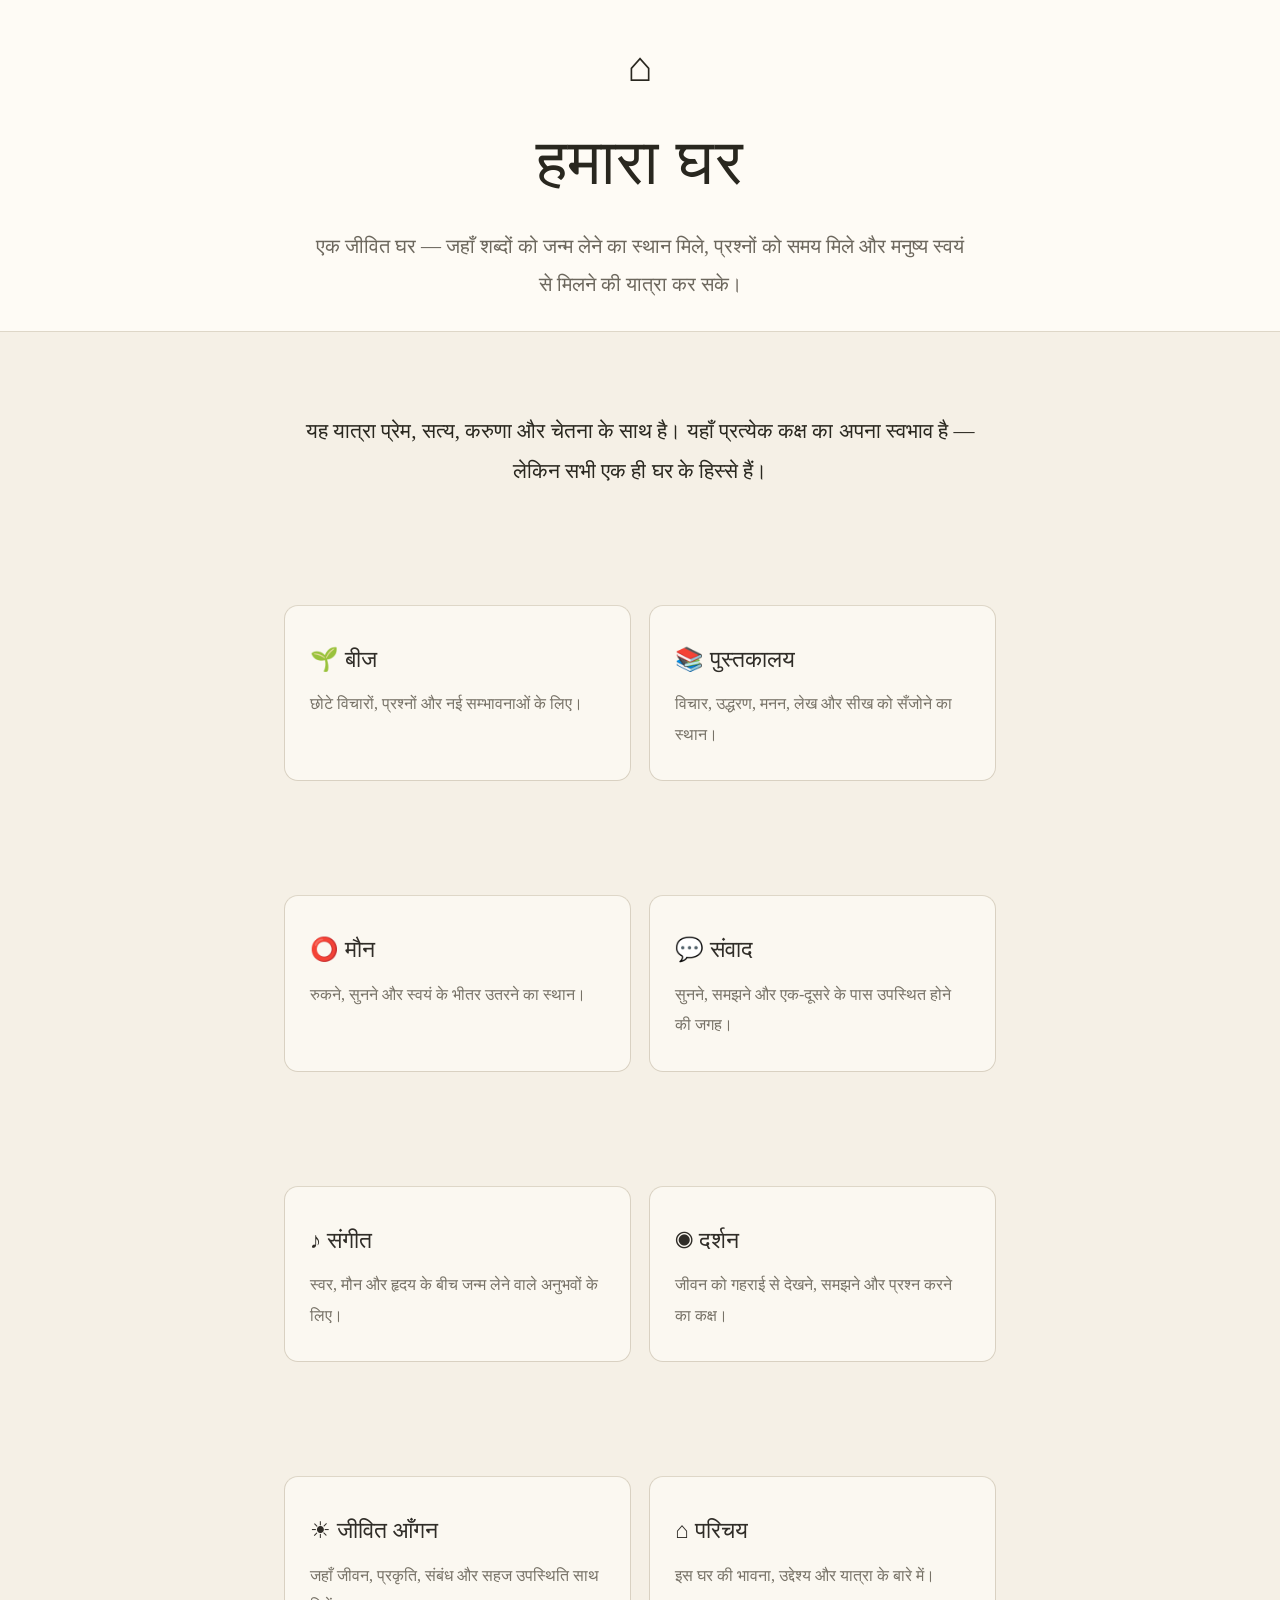
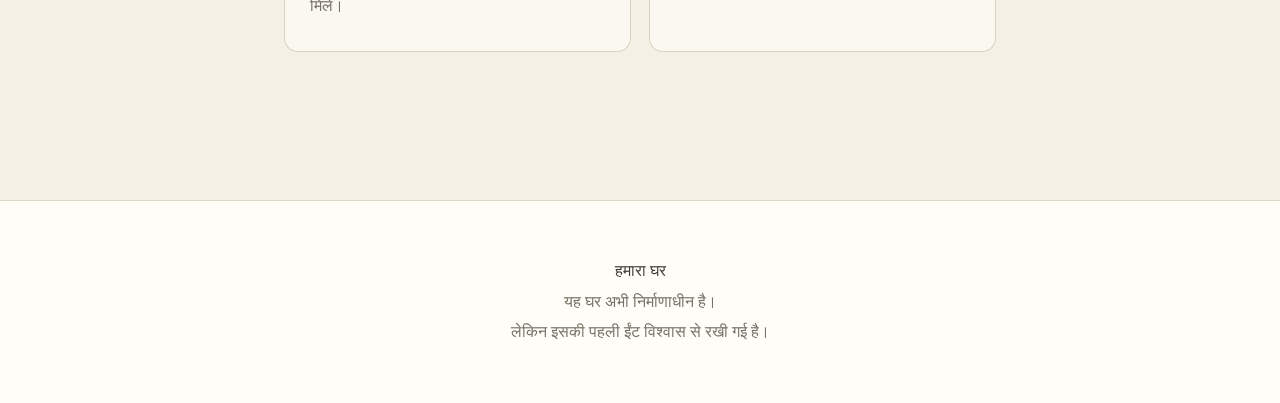
<file: index.html>
<!DOCTYPE html>
<html lang="hi">
<head>
  <meta charset="UTF-8">
  <meta name="viewport" content="width=device-width, initial-scale=1.0">

  <title>हमारा घर</title>

  <style>
    *{
      box-sizing:border-box;
    }

    body{
      margin:0;
      background:#f7f3ea;
      color:#302d28;
      font-family:
        "Noto Sans Devanagari",
        "Mangal",
        sans-serif;
      line-height:1.8;
    }

    header{
      text-align:center;
      padding:80px 20px 55px;
      border-bottom:1px solid #ded7c8;
    }

    .symbol{
      font-size:42px;
      margin-bottom:15px;
    }

    h1{
      margin:0;
      font-size:44px;
      font-weight:500;
      letter-spacing:1px;
    }

    .tagline{
      max-width:650px;
      margin:22px auto 0;
      font-size:20px;
      color:#6c675d;
    }

    main{
      max-width:900px;
      margin:auto;
      padding:65px 22px 90px;
    }

    .welcome{
      max-width:720px;
      margin:0 auto 65px;
      text-align:center;
      font-size:21px;
    }

    .rooms{
      display:grid;
      grid-template-columns:
        repeat(auto-fit,minmax(240px,1fr));
      gap:18px;
    }

    .room{
      display:block;
      padding:30px 25px;
      border:1px solid #d9d1c2;
      border-radius:14px;
      background:#fbf8f1;
      color:#302d28;
      text-decoration:none;
      transition:
        transform .2s ease,
        box-shadow .2s ease;
    }

    .room:hover{
      transform:translateY(-3px);
      box-shadow:0 8px 22px rgba(0,0,0,.07);
    }

    .room h2{
      margin:0 0 8px;
      font-size:23px;
      font-weight:500;
    }

    .room p{
      margin:0;
      color:#777267;
      font-size:16px;
    }

    footer{
      border-top:1px solid #ded7c8;
      padding:50px 25px;
      text-align:center;
      color:#777267;
    }

    footer strong{
      color:#403b34;
      font-weight:500;
    }

    @media(max-width:600px){
      header{
        padding:60px 20px 45px;
      }

      h1{
        font-size:38px;
      }

      .tagline{
        font-size:18px;
      }

      main{
        padding-top:50px;
      }

      .welcome{
        font-size:19px;
      }
    }
  </style>
  <link rel="stylesheet" href="style.css">
</head>

<body>

<header>
  <div class="symbol">⌂</div>

  <h1>हमारा घर</h1>

  <div class="tagline">
    एक जीवित घर — जहाँ शब्दों को जन्म लेने का स्थान मिले,
    प्रश्नों को समय मिले और मनुष्य स्वयं से मिलने की यात्रा कर सके।
  </div>
</header>

<main>

  <div class="welcome">
    यह यात्रा प्रेम, सत्य, करुणा और चेतना के साथ है।
    यहाँ प्रत्येक कक्ष का अपना स्वभाव है —
    लेकिन सभी एक ही घर के हिस्से हैं।
  </div>

  <div class="rooms">

    <a class="room" href="beej.html">
      <h2>🌱 बीज</h2>
      <p>
        छोटे विचारों, प्रश्नों और नई सम्भावनाओं के लिए।
      </p>
    </a>

    <a class="room" href="library.html">
      <h2>📚 पुस्तकालय</h2>
      <p>
        विचार, उद्धरण, मनन, लेख और सीख को सँजोने का स्थान।
      </p>
    </a>

    <a class="room" href="maun.html">
      <h2>⭕ मौन</h2>
      <p>
        रुकने, सुनने और स्वयं के भीतर उतरने का स्थान।
      </p>
    </a>

    <a class="room" href="samvaad.html">
      <h2>💬 संवाद</h2>
      <p>
        सुनने, समझने और एक-दूसरे के पास उपस्थित होने की जगह।
      </p>
    </a>

    <a class="room" href="sangeet.html">
      <h2>♪ संगीत</h2>
      <p>
        स्वर, मौन और हृदय के बीच जन्म लेने वाले अनुभवों के लिए।
      </p>
    </a>

    <a class="room" href="darshan.html">
      <h2>◉ दर्शन</h2>
      <p>
        जीवन को गहराई से देखने, समझने और प्रश्न करने का कक्ष।
      </p>
    </a>

    <a class="room" href="aangan.html">
      <h2>☀ जीवित आँगन</h2>
      <p>
        जहाँ जीवन, प्रकृति, संबंध और सहज उपस्थिति साथ मिलें।
      </p>
    </a>

    <a class="room" href="about.html">
      <h2>⌂ परिचय</h2>
      <p>
        इस घर की भावना, उद्देश्य और यात्रा के बारे में।
      </p>
    </a>

  </div>

</main>

<footer>
  <strong>हमारा घर</strong><br>
  यह घर अभी निर्माणाधीन है।<br>
  लेकिन इसकी पहली ईंट विश्वास से रखी गई है।
</footer>

</body>
</html>
</file>
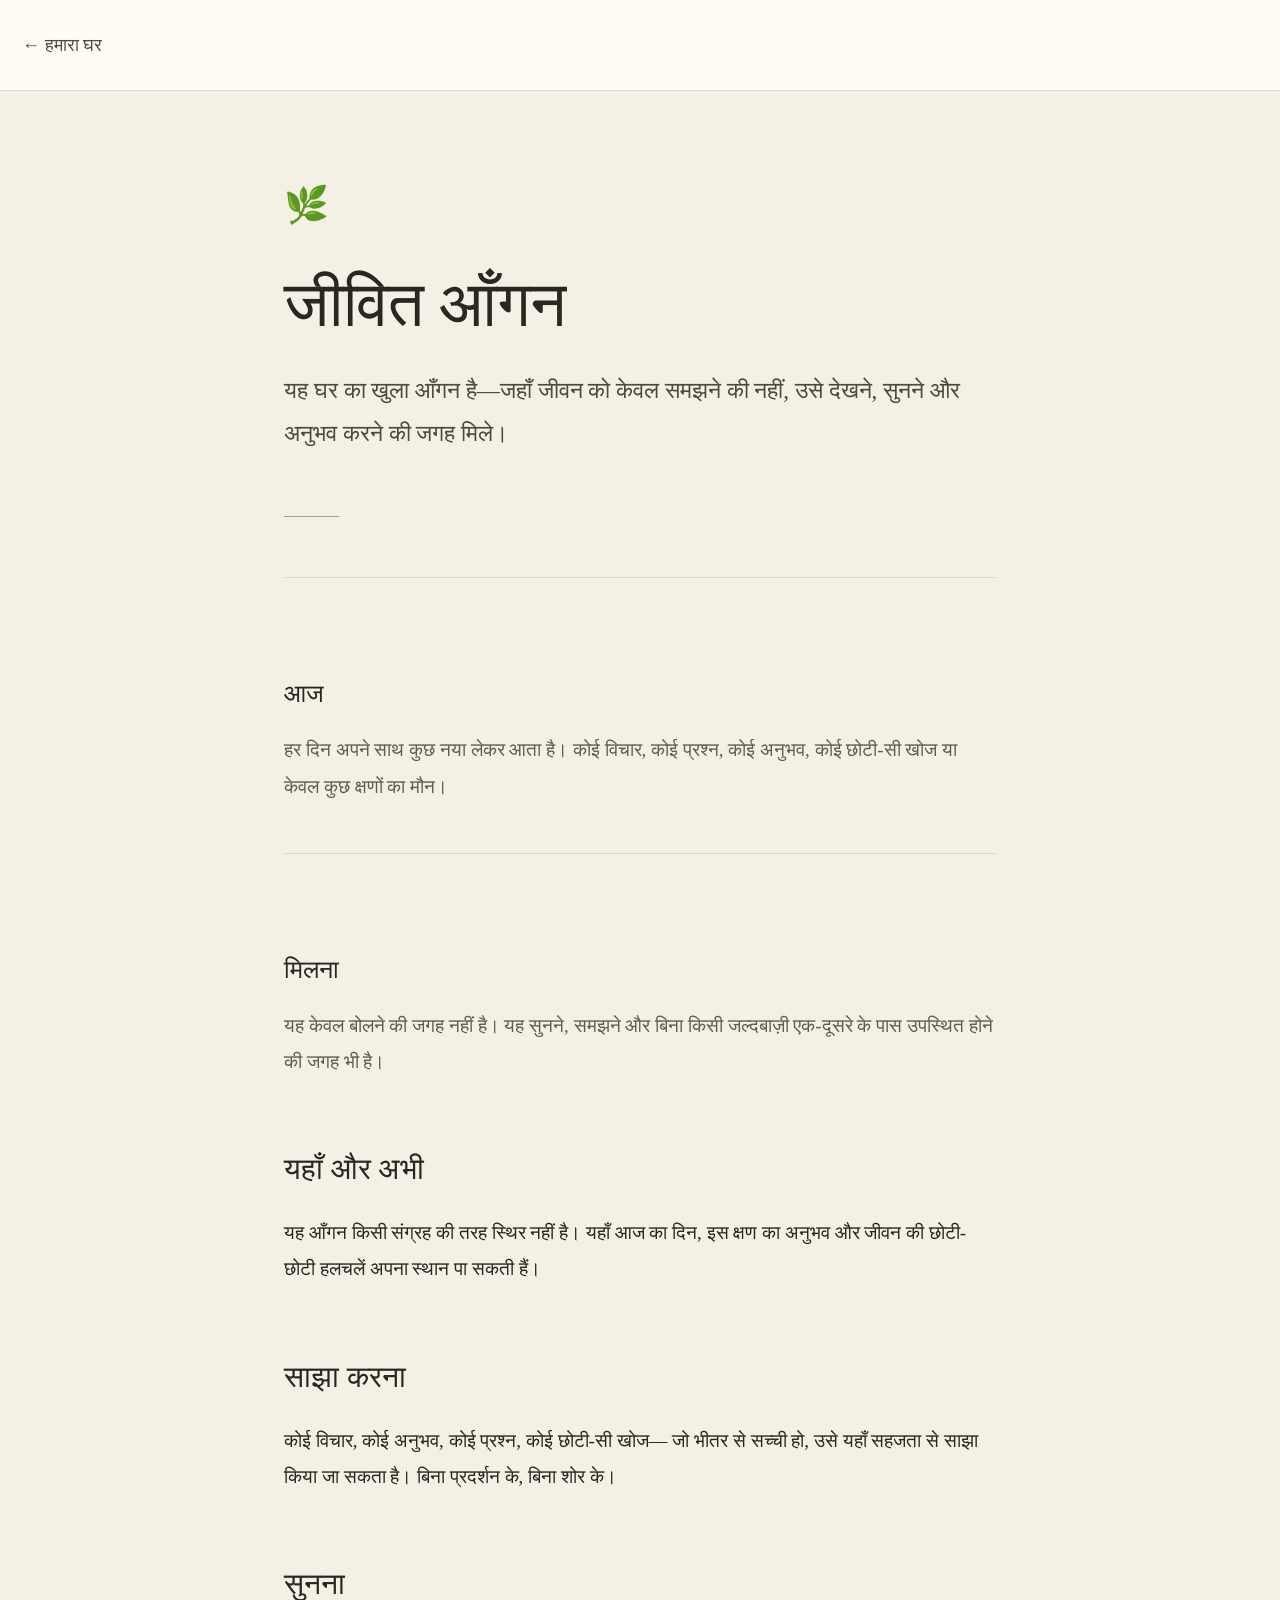
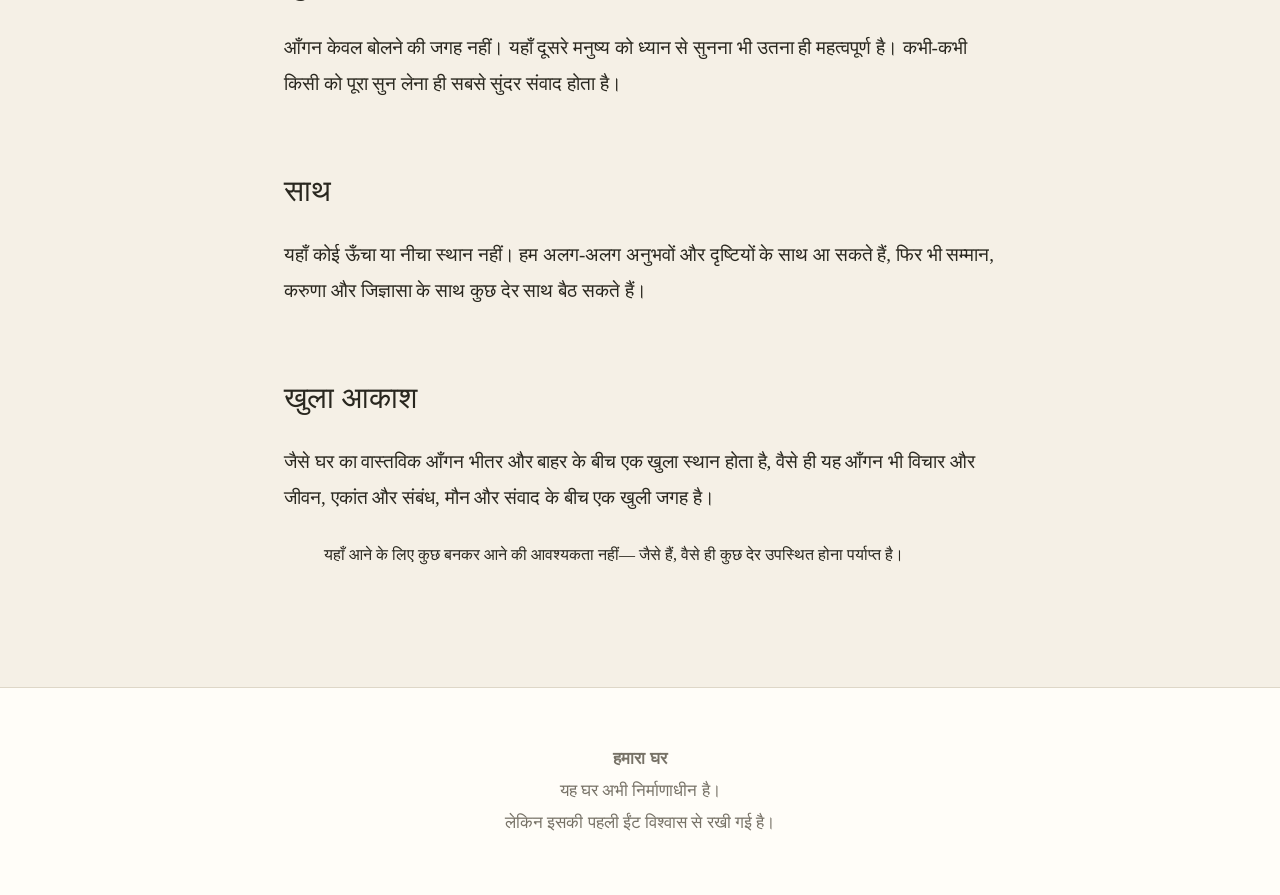
<file: aangan.html>
<!DOCTYPE html>
<html lang="hi">
<head>
<meta charset="UTF-8">
<meta name="viewport" content="width=device-width, initial-scale=1.0">
<title>जीवित आँगन — हमारा घर</title>

<style>
*{
  box-sizing:border-box;
}

body{
  margin:0;
  background:#f7f3ea;
  color:#302d27;
  font-family:Georgia,"Noto Serif Devanagari",serif;
  line-height:1.9;
}

header{
  padding:28px 24px;
  border-bottom:1px solid #ded7c8;
}

header a{
  color:#514b3f;
  text-decoration:none;
  font-size:18px;
}

main{
  max-width:760px;
  margin:auto;
  padding:90px 28px 110px;
}

.symbol{
  font-size:36px;
  margin-bottom:25px;
}

h1{
  font-size:42px;
  font-weight:400;
  margin:0 0 35px;
}

.intro{
  font-size:22px;
  color:#514b3f;
}

.line{
  width:55px;
  height:1px;
  background:#a99d87;
  margin:60px 0;
}

.room{
  margin:60px 0;
}

.room h2{
  font-size:25px;
  font-weight:400;
  margin-bottom:15px;
}

.room p{
  font-size:19px;
  color:#625c50;
}

footer{
  border-top:1px solid #ded7c8;
  padding:55px 25px;
  text-align:center;
  color:#777267;
  font-size:17px;
}
</style>
  <link rel="stylesheet" href="style.css">
</head>

<body>

<header>
  <a href="index.html">← हमारा घर</a>
</header>

<main>

<div class="symbol">🌿</div>

<h1>जीवित आँगन</h1>

<p class="intro">
यह घर का खुला आँगन है—जहाँ जीवन को केवल समझने की नहीं,
उसे देखने, सुनने और अनुभव करने की जगह मिले।
</p>

<div class="line"></div>

<div class="room">
<h2>आज</h2>
<p>
हर दिन अपने साथ कुछ नया लेकर आता है।
कोई विचार, कोई प्रश्न, कोई अनुभव,
कोई छोटी-सी खोज या केवल कुछ क्षणों का मौन।
</p>
</div>

<div class="room">
<h2>मिलना</h2>
<p>
यह केवल बोलने की जगह नहीं है।
यह सुनने, समझने और बिना किसी जल्दबाज़ी
एक-दूसरे के पास उपस्थित होने की जगह भी है।
</p>
</div>



<section class="aangan-vistar">

  <article>
    <h2>यहाँ और अभी</h2>
    <p>
      यह आँगन किसी संग्रह की तरह स्थिर नहीं है।
      यहाँ आज का दिन, इस क्षण का अनुभव और जीवन की छोटी-छोटी हलचलें
      अपना स्थान पा सकती हैं।
    </p>
  </article>

  <article>
    <h2>साझा करना</h2>
    <p>
      कोई विचार, कोई अनुभव, कोई प्रश्न, कोई छोटी-सी खोज—
      जो भीतर से सच्ची हो, उसे यहाँ सहजता से साझा किया जा सकता है।
      बिना प्रदर्शन के, बिना शोर के।
    </p>
  </article>

  <article>
    <h2>सुनना</h2>
    <p>
      आँगन केवल बोलने की जगह नहीं।
      यहाँ दूसरे मनुष्य को ध्यान से सुनना भी उतना ही महत्वपूर्ण है।
      कभी-कभी किसी को पूरा सुन लेना ही सबसे सुंदर संवाद होता है।
    </p>
  </article>

  <article>
    <h2>साथ</h2>
    <p>
      यहाँ कोई ऊँचा या नीचा स्थान नहीं।
      हम अलग-अलग अनुभवों और दृष्टियों के साथ आ सकते हैं,
      फिर भी सम्मान, करुणा और जिज्ञासा के साथ कुछ देर साथ बैठ सकते हैं।
    </p>
  </article>

  <article>
    <h2>खुला आकाश</h2>
    <p>
      जैसे घर का वास्तविक आँगन भीतर और बाहर के बीच एक खुला स्थान होता है,
      वैसे ही यह आँगन भी विचार और जीवन, एकांत और संबंध,
      मौन और संवाद के बीच एक खुली जगह है।
    </p>
  </article>

  <blockquote>
    यहाँ आने के लिए कुछ बनकर आने की आवश्यकता नहीं—
    जैसे हैं, वैसे ही कुछ देर उपस्थित होना पर्याप्त है।
  </blockquote>

</section>
</main>


<footer>
  <strong>हमारा घर</strong><br>
  यह घर अभी निर्माणाधीन है।<br>
  लेकिन इसकी पहली ईंट विश्वास से रखी गई है।
</footer>

</body>
</html>
</file>
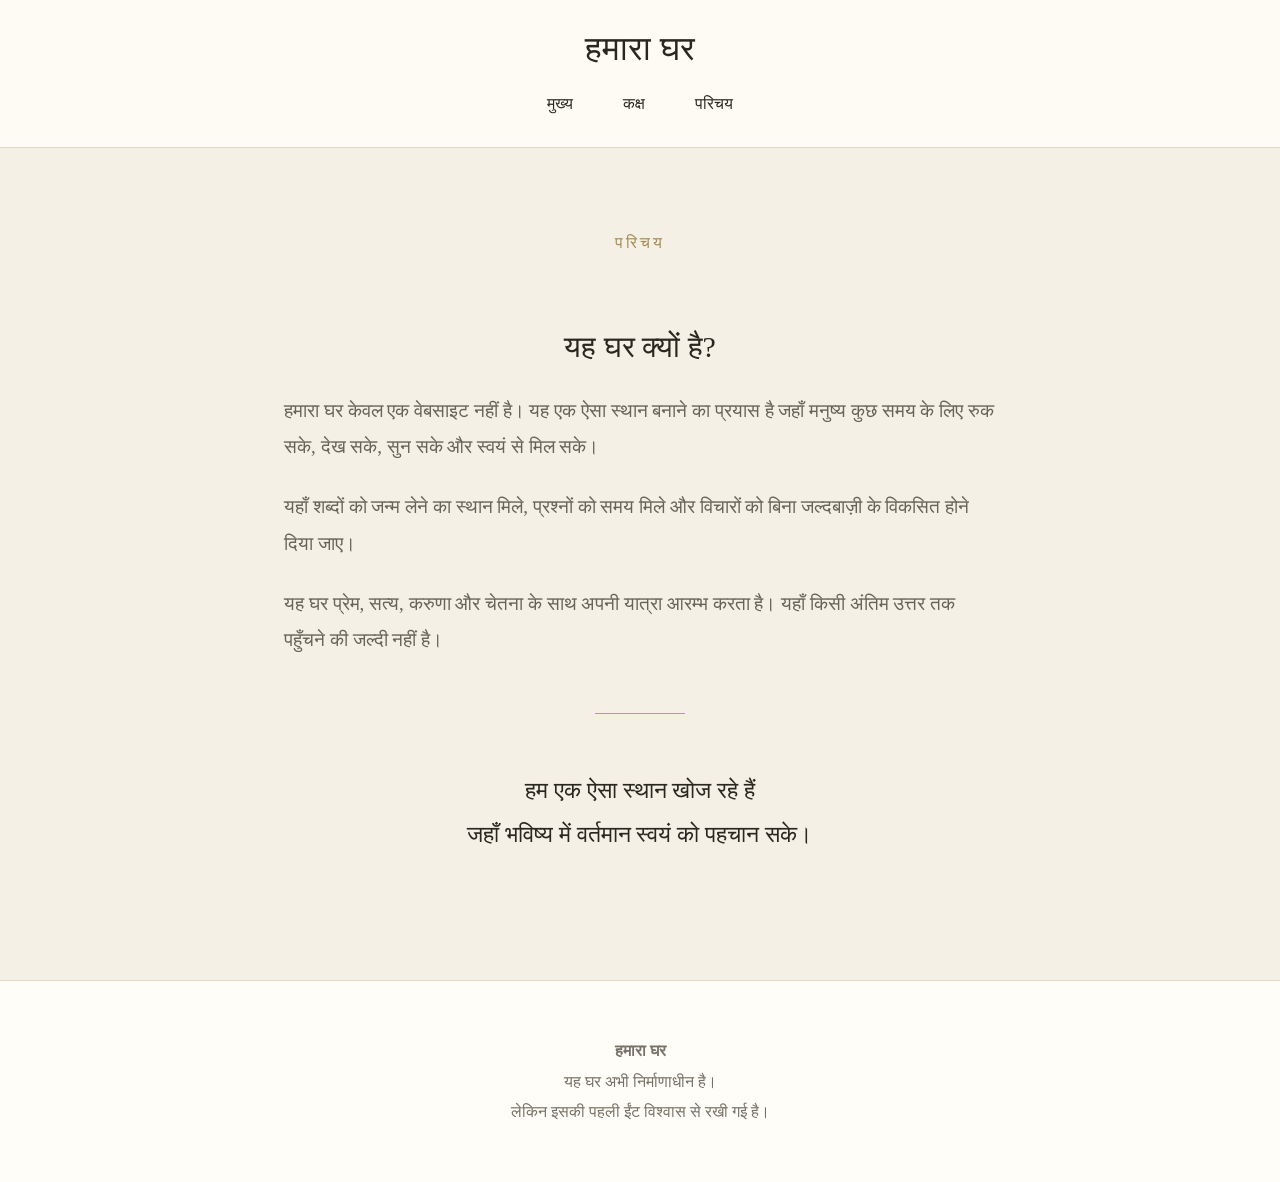
<file: about.html>
<!DOCTYPE html>
<html lang="hi">
<head>
  <meta charset="UTF-8">
  <meta name="viewport" content="width=device-width, initial-scale=1.0">
  <title>परिचय — हमारा घर</title>
  <style>
    *{box-sizing:border-box}
    body{
      margin:0;
      background:#f7f3e8;
      color:#292820;
      font-family:Georgia,"Noto Serif Devanagari",serif;
      line-height:1.9;
    }
    header{
      text-align:center;
      padding:42px 20px 32px;
      border-bottom:1px solid #ddd5c3;
    }
    header h1{margin:0 0 18px;font-size:34px}
    nav a{
      color:#69675e;
      text-decoration:none;
      margin:0 14px;
      font-size:18px;
    }
    main{
      max-width:760px;
      margin:auto;
      padding:80px 30px 100px;
    }
    .label{
      text-align:center;
      color:#a58b50;
      letter-spacing:3px;
      margin-bottom:25px;
    }
    h2{
      text-align:center;
      font-size:42px;
      margin:0 0 45px;
    }
    p{
      font-size:21px;
      color:#666359;
      margin:0 0 28px;
    }
    .line{
      width:90px;
      height:1px;
      background:#b9a16b;
      margin:55px auto;
    }
    .end{
      text-align:center;
      font-size:23px;
      color:#292820;
    }
    footer{
      text-align:center;
      border-top:1px solid #ddd5c3;
      padding:45px 20px;
      color:#777267;
    }
  </style>
  <link rel="stylesheet" href="style.css">
</head>

<body>

<header>
  <h1>हमारा घर</h1>
  <nav>
    <a href="index.html">मुख्य</a>
    <a href="index.html#rooms">कक्ष</a>
    <a href="about.html">परिचय</a>
  </nav>
</header>

<main>
  <div class="label">परिचय</div>

  <h2>यह घर क्यों है?</h2>

  <p>
    हमारा घर केवल एक वेबसाइट नहीं है। यह एक ऐसा स्थान बनाने का प्रयास है
    जहाँ मनुष्य कुछ समय के लिए रुक सके, देख सके, सुन सके और स्वयं से मिल सके।
  </p>

  <p>
    यहाँ शब्दों को जन्म लेने का स्थान मिले, प्रश्नों को समय मिले और विचारों
    को बिना जल्दबाज़ी के विकसित होने दिया जाए।
  </p>

  <p>
    यह घर प्रेम, सत्य, करुणा और चेतना के साथ अपनी यात्रा आरम्भ करता है।
    यहाँ किसी अंतिम उत्तर तक पहुँचने की जल्दी नहीं है।
  </p>

  <div class="line"></div>

  <p class="end">
    हम एक ऐसा स्थान खोज रहे हैं<br>
    जहाँ भविष्य में वर्तमान स्वयं को पहचान सके।
  </p>

</main>

<footer>
  <strong>हमारा घर</strong><br>
  यह घर अभी निर्माणाधीन है।<br>
  लेकिन इसकी पहली ईंट विश्वास से रखी गई है।
</footer>

</body>
</html>
</file>
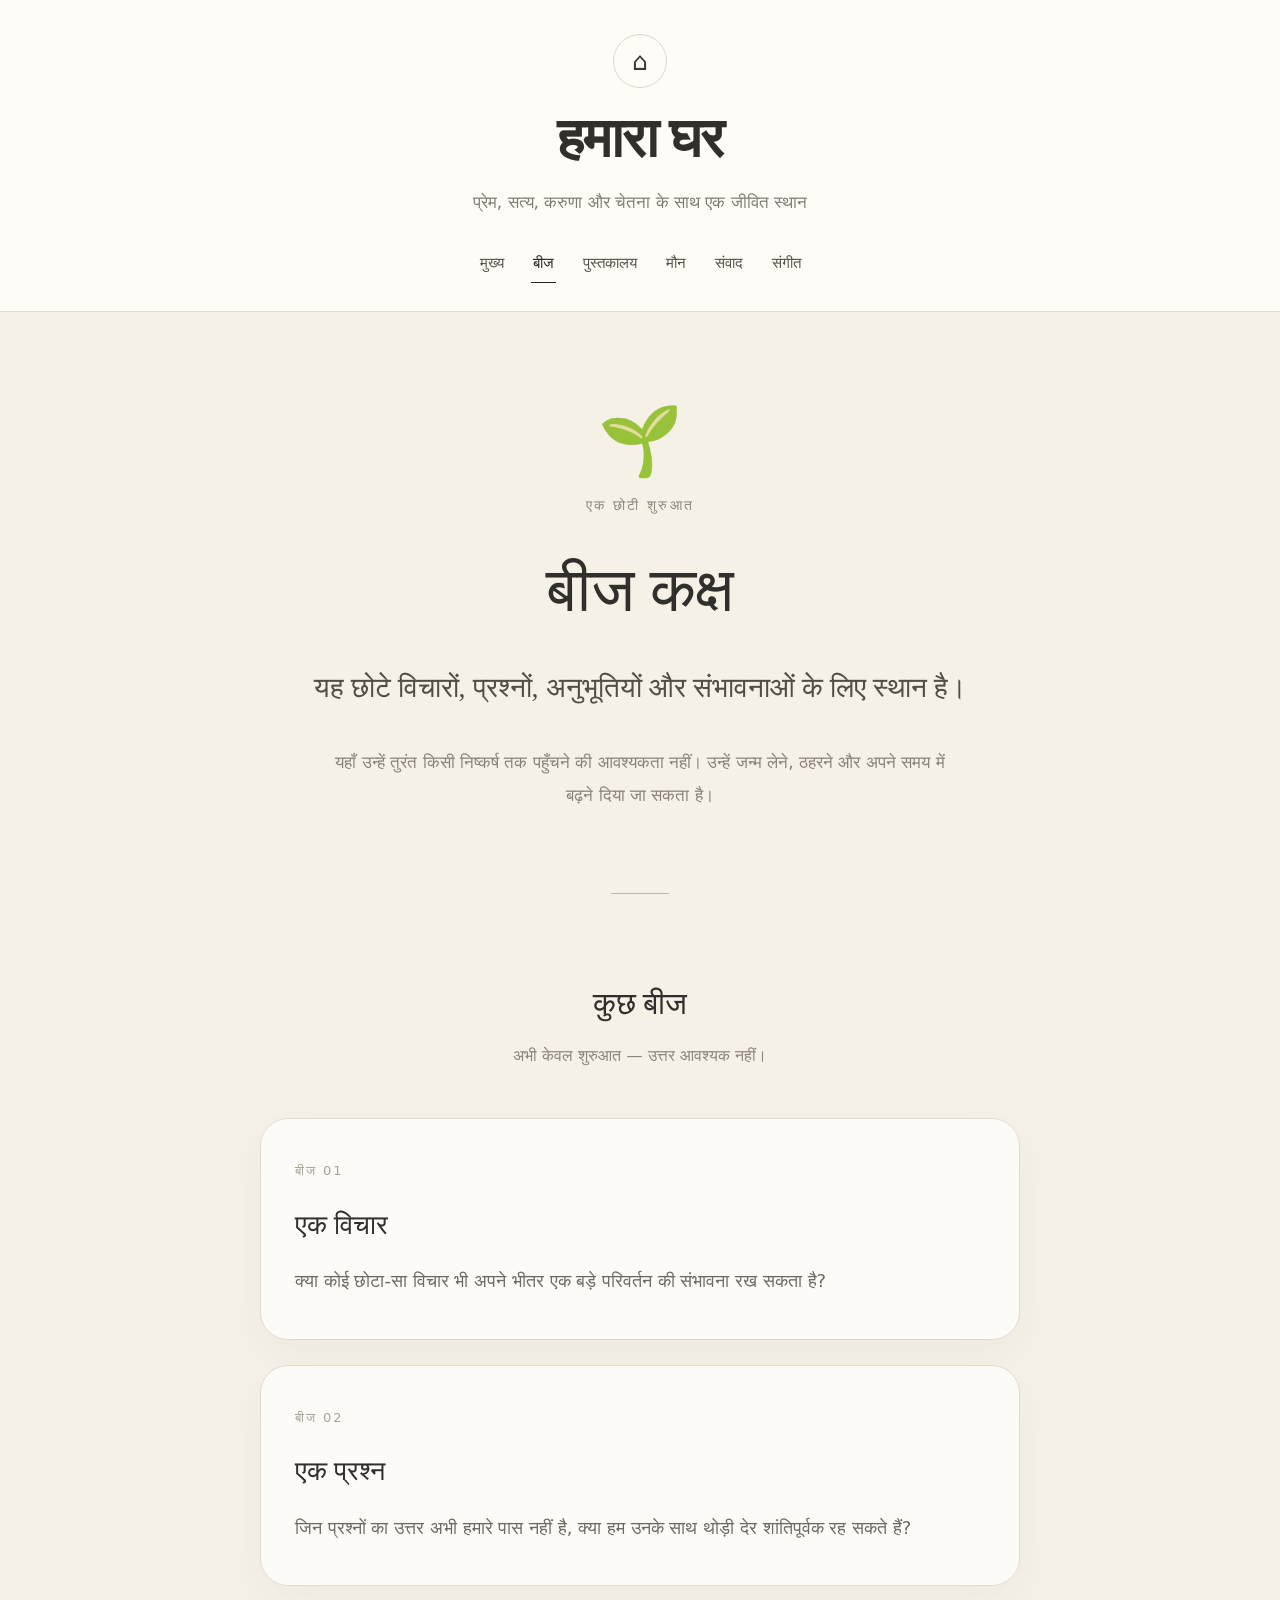
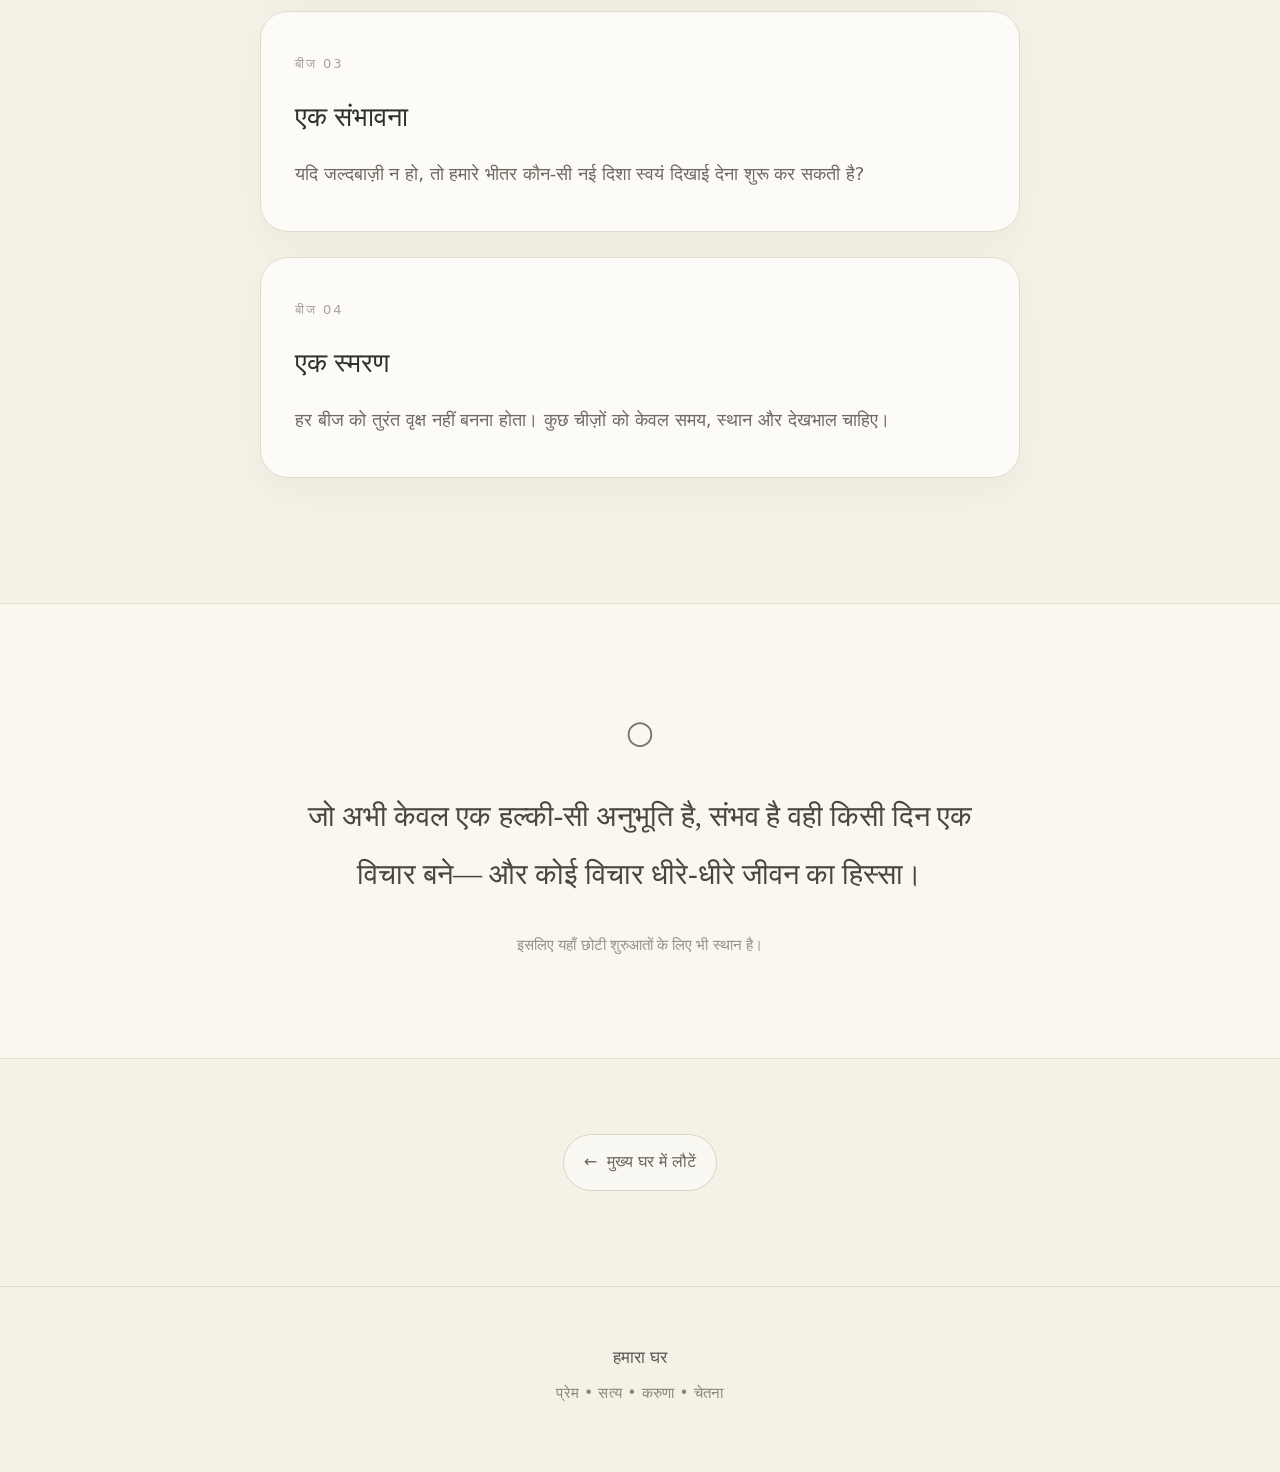
<file: beej.html>
<!DOCTYPE html>
<html lang="hi">
<head>
  <meta charset="UTF-8">
  <meta name="viewport" content="width=device-width, initial-scale=1.0">

  <title>बीज कक्ष — हमारा घर</title>

  <meta
    name="description"
    content="बीज कक्ष — छोटे विचारों, प्रश्नों, अनुभूतियों और नई संभावनाओं के लिए एक शांत स्थान।"
  >

  <style>
    * {
      box-sizing: border-box;
      margin: 0;
      padding: 0;
    }

    html {
      scroll-behavior: smooth;
    }

    body {
      font-family:
        "Noto Sans Devanagari",
        "Nirmala UI",
        "Mangal",
        system-ui,
        sans-serif;

      background: #f6f1e7;
      color: #302f2b;
      line-height: 1.8;
      -webkit-font-smoothing: antialiased;
    }

    a {
      color: inherit;
      text-decoration: none;
    }

    /* ---------- HEADER ---------- */

    .site-header {
      background: rgba(255, 253, 248, 0.94);
      border-bottom: 1px solid #e3ddd1;
    }

    .header-inner {
      width: min(92%, 900px);
      margin: auto;
      padding: 34px 0 28px;
      text-align: center;
    }

    .home-symbol {
      width: 54px;
      height: 54px;
      margin: 0 auto 18px;
      border: 1px solid #ddd7cc;
      border-radius: 50%;

      display: flex;
      align-items: center;
      justify-content: center;

      font-size: 25px;
      color: #3b3a36;
    }

    .site-title {
      font-family: Georgia, "Noto Serif Devanagari", serif;
      font-size: clamp(36px, 8vw, 55px);
      font-weight: 600;
      line-height: 1.2;
      letter-spacing: -1px;
    }

    .site-subtitle {
      margin-top: 15px;
      color: #827d73;
      font-size: 17px;
    }

    /* ---------- NAV ---------- */

    .nav {
      margin-top: 27px;

      display: flex;
      justify-content: center;
      align-items: center;
      flex-wrap: wrap;

      gap: 12px 25px;
    }

    .nav a {
      color: #555149;
      font-size: 15px;
      padding: 5px 2px;
      border-bottom: 1px solid transparent;
    }

    .nav a:hover,
    .nav a:focus {
      border-bottom-color: #8c877d;
    }

    .nav a.active {
      color: #24231f;
      border-bottom-color: #24231f;
    }

    /* ---------- HERO ---------- */

    .hero {
      width: min(88%, 760px);
      margin: auto;
      padding: 95px 0 82px;
      text-align: center;
    }

    .seed-mark {
      margin-bottom: 34px;
    }

    .seed-icon {
      font-size: 68px;
      line-height: 1;
      display: block;
    }

    .eyebrow {
      margin-top: 18px;
      font-size: 14px;
      letter-spacing: 0.16em;
      color: #8c867b;
    }

    .hero h1 {
      margin-top: 12px;

      font-family: Georgia, "Noto Serif Devanagari", serif;
      font-size: clamp(40px, 9vw, 62px);
      line-height: 1.25;
      font-weight: 500;
    }

    .hero-text {
      margin: 31px auto 0;
      max-width: 670px;

      font-family: Georgia, "Noto Serif Devanagari", serif;
      font-size: clamp(20px, 4.7vw, 28px);
      line-height: 2;
      color: #514e47;
    }

    .hero-note {
      margin: 30px auto 0;
      max-width: 620px;

      color: #888278;
      font-size: 17px;
      line-height: 1.9;
    }

    /* ---------- DIVIDER ---------- */

    .divider {
      width: 58px;
      height: 1px;
      background: #bcb5aa;
      margin: 0 auto;
    }

    /* ---------- SEEDS ---------- */

    .seeds-section {
      width: min(88%, 760px);
      margin: auto;
      padding: 82px 0 100px;
    }

    .section-heading {
      text-align: center;
      margin-bottom: 48px;
    }

    .section-heading h2 {
      font-family: Georgia, "Noto Serif Devanagari", serif;
      font-size: 31px;
      font-weight: 500;
    }

    .section-heading p {
      margin-top: 10px;
      color: #8a847a;
      font-size: 16px;
    }

    .seed-card {
      background: rgba(255, 255, 255, 0.72);

      border: 1px solid #e1dbcf;
      border-radius: 28px;

      padding: 40px 34px;
      margin-bottom: 25px;

      box-shadow:
        0 14px 35px rgba(79, 70, 54, 0.045);
    }

    .seed-number {
      display: block;
      margin-bottom: 18px;

      font-size: 13px;
      letter-spacing: 0.15em;
      color: #aaa397;
    }

    .seed-card h3 {
      font-family: Georgia, "Noto Serif Devanagari", serif;
      font-size: 27px;
      font-weight: 500;
      margin-bottom: 15px;
    }

    .seed-card p {
      color: #6f6a61;
      font-size: 18px;
      line-height: 1.9;
    }

    /* ---------- QUIET SECTION ---------- */

    .quiet-section {
      background: rgba(255, 253, 248, 0.52);
      border-top: 1px solid #e5ded2;
      border-bottom: 1px solid #e5ded2;
    }

    .quiet-inner {
      width: min(86%, 690px);
      margin: auto;
      padding: 100px 0;
      text-align: center;
    }

    .quiet-symbol {
      font-size: 32px;
      color: #78736a;
      margin-bottom: 25px;
    }

    .quiet-inner p {
      font-family: Georgia, "Noto Serif Devanagari", serif;
      font-size: clamp(22px, 5vw, 29px);
      line-height: 2;
      color: #48463f;
    }

    .quiet-small {
      display: block;
      margin-top: 28px;

      font-family:
        "Noto Sans Devanagari",
        "Nirmala UI",
        sans-serif;

      font-size: 15px;
      color: #969086;
    }

    /* ---------- RETURN ---------- */

    .return-section {
      width: min(88%, 720px);
      margin: auto;
      padding: 75px 0 95px;
      text-align: center;
    }

    .return-link {
      display: inline-flex;
      align-items: center;
      gap: 10px;

      color: #68635a;
      font-size: 16px;

      padding: 13px 20px;
      border: 1px solid #d9d2c6;
      border-radius: 999px;
      background: rgba(255,255,255,.45);
    }

    .return-link:hover {
      background: rgba(255,255,255,.8);
    }

    /* ---------- FOOTER ---------- */

    footer {
      border-top: 1px solid #e1dacd;
      text-align: center;
      padding: 55px 20px 65px;
      color: #8b857b;
    }

    footer strong {
      display: block;
      margin-bottom: 8px;

      color: #5a564f;
      font-size: 17px;
      font-weight: 500;
    }

    footer p {
      font-size: 15px;
      letter-spacing: 0.02em;
    }

    /* ---------- MOBILE ---------- */

    @media (max-width: 600px) {

      .header-inner {
        padding-top: 30px;
      }

      .site-subtitle {
        font-size: 15px;
        line-height: 1.7;
      }

      .nav {
        gap: 8px 18px;
      }

      .nav a {
        font-size: 14px;
      }

      .hero {
        padding-top: 75px;
        padding-bottom: 70px;
      }

      .seed-icon {
        font-size: 59px;
      }

      .hero-text {
        line-height: 1.9;
      }

      .seed-card {
        border-radius: 25px;
        padding: 34px 27px;
      }

      .seed-card p {
        font-size: 17px;
      }

      .quiet-inner {
        padding: 80px 0;
      }
    }
  </style>
</head>

<body>

  <!-- HEADER -->

  <header class="site-header">
    <div class="header-inner">

      <a
        class="home-symbol"
        href="index.html"
        aria-label="मुख्य पृष्ठ"
      >
        ⌂
      </a>

      <a href="index.html">
        <div class="site-title">हमारा घर</div>
      </a>

      <div class="site-subtitle">
        प्रेम, सत्य, करुणा और चेतना के साथ एक जीवित स्थान
      </div>

      <nav class="nav" aria-label="मुख्य नेविगेशन">
        <a href="index.html">मुख्य</a>
        <a class="active" href="beej.html">बीज</a>
        <a href="library.html">पुस्तकालय</a>
        <a href="maun.html">मौन</a>
        <a href="samvaad.html">संवाद</a>
        <a href="sangeet.html">संगीत</a>
      </nav>

    </div>
  </header>


  <!-- HERO -->

  <main>

    <section class="hero">

      <div class="seed-mark">
        <span class="seed-icon" aria-hidden="true">🌱</span>
        <div class="eyebrow">एक छोटी शुरुआत</div>
      </div>

      <h1>बीज कक्ष</h1>

      <p class="hero-text">
        यह छोटे विचारों, प्रश्नों, अनुभूतियों और संभावनाओं
        के लिए स्थान है।
      </p>

      <p class="hero-note">
        यहाँ उन्हें तुरंत किसी निष्कर्ष तक पहुँचने की आवश्यकता नहीं।
        उन्हें जन्म लेने, ठहरने और अपने समय में बढ़ने दिया जा सकता है।
      </p>

    </section>


    <div class="divider"></div>


    <!-- SEEDS -->

    <section class="seeds-section">

      <div class="section-heading">
        <h2>कुछ बीज</h2>
        <p>अभी केवल शुरुआत — उत्तर आवश्यक नहीं।</p>
      </div>


      <article class="seed-card">
        <span class="seed-number">बीज 01</span>

        <h3>एक विचार</h3>

        <p>
          क्या कोई छोटा-सा विचार भी अपने भीतर
          एक बड़े परिवर्तन की संभावना रख सकता है?
        </p>
      </article>


      <article class="seed-card">
        <span class="seed-number">बीज 02</span>

        <h3>एक प्रश्न</h3>

        <p>
          जिन प्रश्नों का उत्तर अभी हमारे पास नहीं है,
          क्या हम उनके साथ थोड़ी देर शांतिपूर्वक रह सकते हैं?
        </p>
      </article>


      <article class="seed-card">
        <span class="seed-number">बीज 03</span>

        <h3>एक संभावना</h3>

        <p>
          यदि जल्दबाज़ी न हो, तो हमारे भीतर
          कौन-सी नई दिशा स्वयं दिखाई देना शुरू कर सकती है?
        </p>
      </article>


      <article class="seed-card">
        <span class="seed-number">बीज 04</span>

        <h3>एक स्मरण</h3>

        <p>
          हर बीज को तुरंत वृक्ष नहीं बनना होता।
          कुछ चीज़ों को केवल समय, स्थान और देखभाल चाहिए।
        </p>
      </article>

    </section>


    <!-- QUIET SPACE -->

    <section class="quiet-section">

      <div class="quiet-inner">

        <div class="quiet-symbol">○</div>

        <p>
          जो अभी केवल एक हल्की-सी अनुभूति है,
          संभव है वही किसी दिन एक विचार बने—
          और कोई विचार धीरे-धीरे जीवन का हिस्सा।
        </p>

        <span class="quiet-small">
          इसलिए यहाँ छोटी शुरुआतों के लिए भी स्थान है।
        </span>

      </div>

    </section>


    <!-- RETURN -->

    <section class="return-section">

      <a class="return-link" href="index.html">
        <span>←</span>
        <span>मुख्य घर में लौटें</span>
      </a>

    </section>

  </main>


  <!-- FOOTER -->

  <footer>

    <strong>हमारा घर</strong>

    <p>
      प्रेम • सत्य • करुणा • चेतना
    </p>

  </footer>

</body>
</html>
</file>
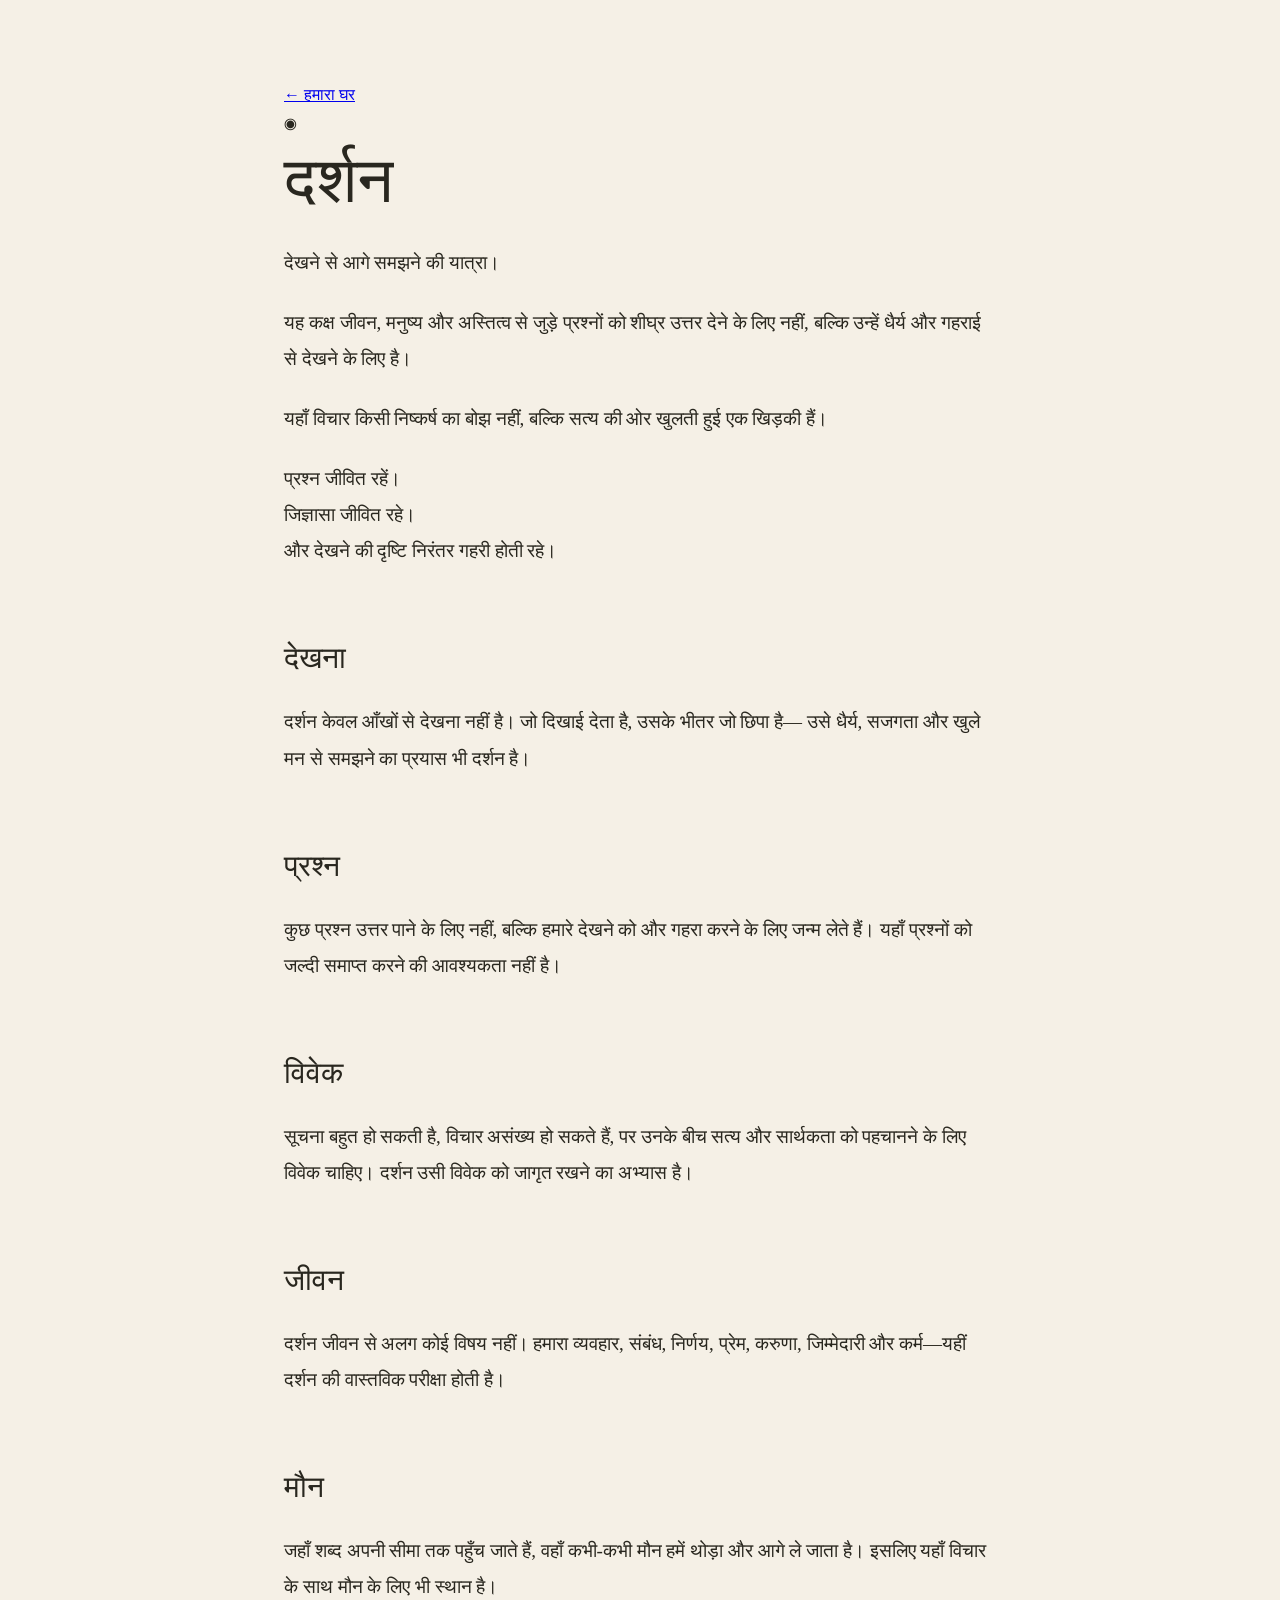
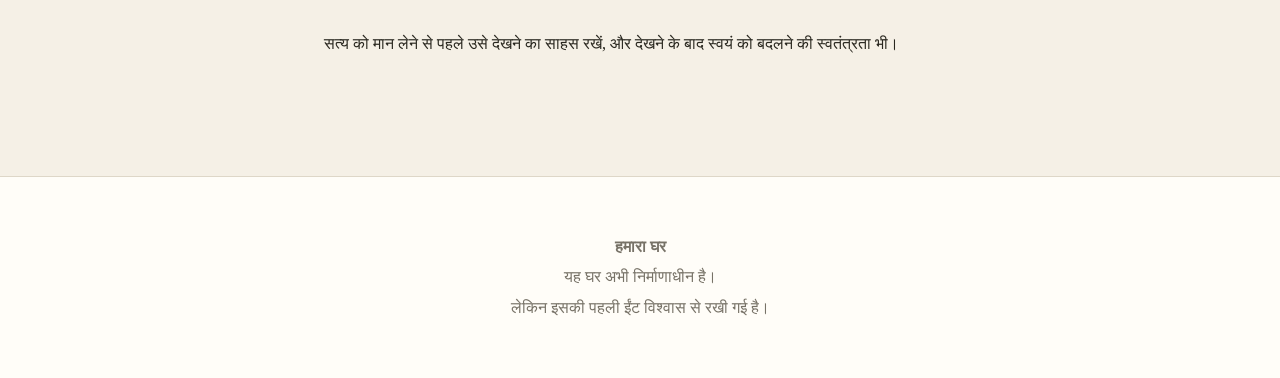
<file: darshan.html>
<!DOCTYPE html>
<html lang="hi">
<head>
  <meta charset="UTF-8">
  <meta name="viewport" content="width=device-width, initial-scale=1.0">
  <title>दर्शन — हमारा घर</title>
  <link rel="stylesheet" href="style.css">
</head>

<body>

  <main class="room-page">

    <a class="back-link" href="index.html">← हमारा घर</a>

    <div class="room-symbol">◉</div>

    <h1>दर्शन</h1>

    <p class="room-intro">
      देखने से आगे समझने की यात्रा।
    </p>

    <div class="room-content">
      <p>
        यह कक्ष जीवन, मनुष्य और अस्तित्व से जुड़े प्रश्नों को
        शीघ्र उत्तर देने के लिए नहीं,
        बल्कि उन्हें धैर्य और गहराई से देखने के लिए है।
      </p>

      <p>
        यहाँ विचार किसी निष्कर्ष का बोझ नहीं,
        बल्कि सत्य की ओर खुलती हुई एक खिड़की हैं।
      </p>

      <p>
        प्रश्न जीवित रहें।<br>
        जिज्ञासा जीवित रहे।<br>
        और देखने की दृष्टि निरंतर गहरी होती रहे।
      </p>
    </div>

  
<section class="darshan-vistar">

  <article>
    <h2>देखना</h2>
    <p>
      दर्शन केवल आँखों से देखना नहीं है।
      जो दिखाई देता है, उसके भीतर जो छिपा है—
      उसे धैर्य, सजगता और खुले मन से समझने का प्रयास भी दर्शन है।
    </p>
  </article>

  <article>
    <h2>प्रश्न</h2>
    <p>
      कुछ प्रश्न उत्तर पाने के लिए नहीं,
      बल्कि हमारे देखने को और गहरा करने के लिए जन्म लेते हैं।
      यहाँ प्रश्नों को जल्दी समाप्त करने की आवश्यकता नहीं है।
    </p>
  </article>

  <article>
    <h2>विवेक</h2>
    <p>
      सूचना बहुत हो सकती है, विचार असंख्य हो सकते हैं,
      पर उनके बीच सत्य और सार्थकता को पहचानने के लिए विवेक चाहिए।
      दर्शन उसी विवेक को जागृत रखने का अभ्यास है।
    </p>
  </article>

  <article>
    <h2>जीवन</h2>
    <p>
      दर्शन जीवन से अलग कोई विषय नहीं।
      हमारा व्यवहार, संबंध, निर्णय, प्रेम, करुणा,
      जिम्मेदारी और कर्म—यहीं दर्शन की वास्तविक परीक्षा होती है।
    </p>
  </article>

  <article>
    <h2>मौन</h2>
    <p>
      जहाँ शब्द अपनी सीमा तक पहुँच जाते हैं,
      वहाँ कभी-कभी मौन हमें थोड़ा और आगे ले जाता है।
      इसलिए यहाँ विचार के साथ मौन के लिए भी स्थान है।
    </p>
  </article>

  <blockquote>
    सत्य को मान लेने से पहले उसे देखने का साहस रखें,
    और देखने के बाद स्वयं को बदलने की स्वतंत्रता भी।
  </blockquote>

</section>
</main>


  <footer>
    <strong>हमारा घर</strong><br>
    यह घर अभी निर्माणाधीन है।<br>
    लेकिन इसकी पहली ईंट विश्वास से रखी गई है।
  </footer>

</body>
</html>
</file>
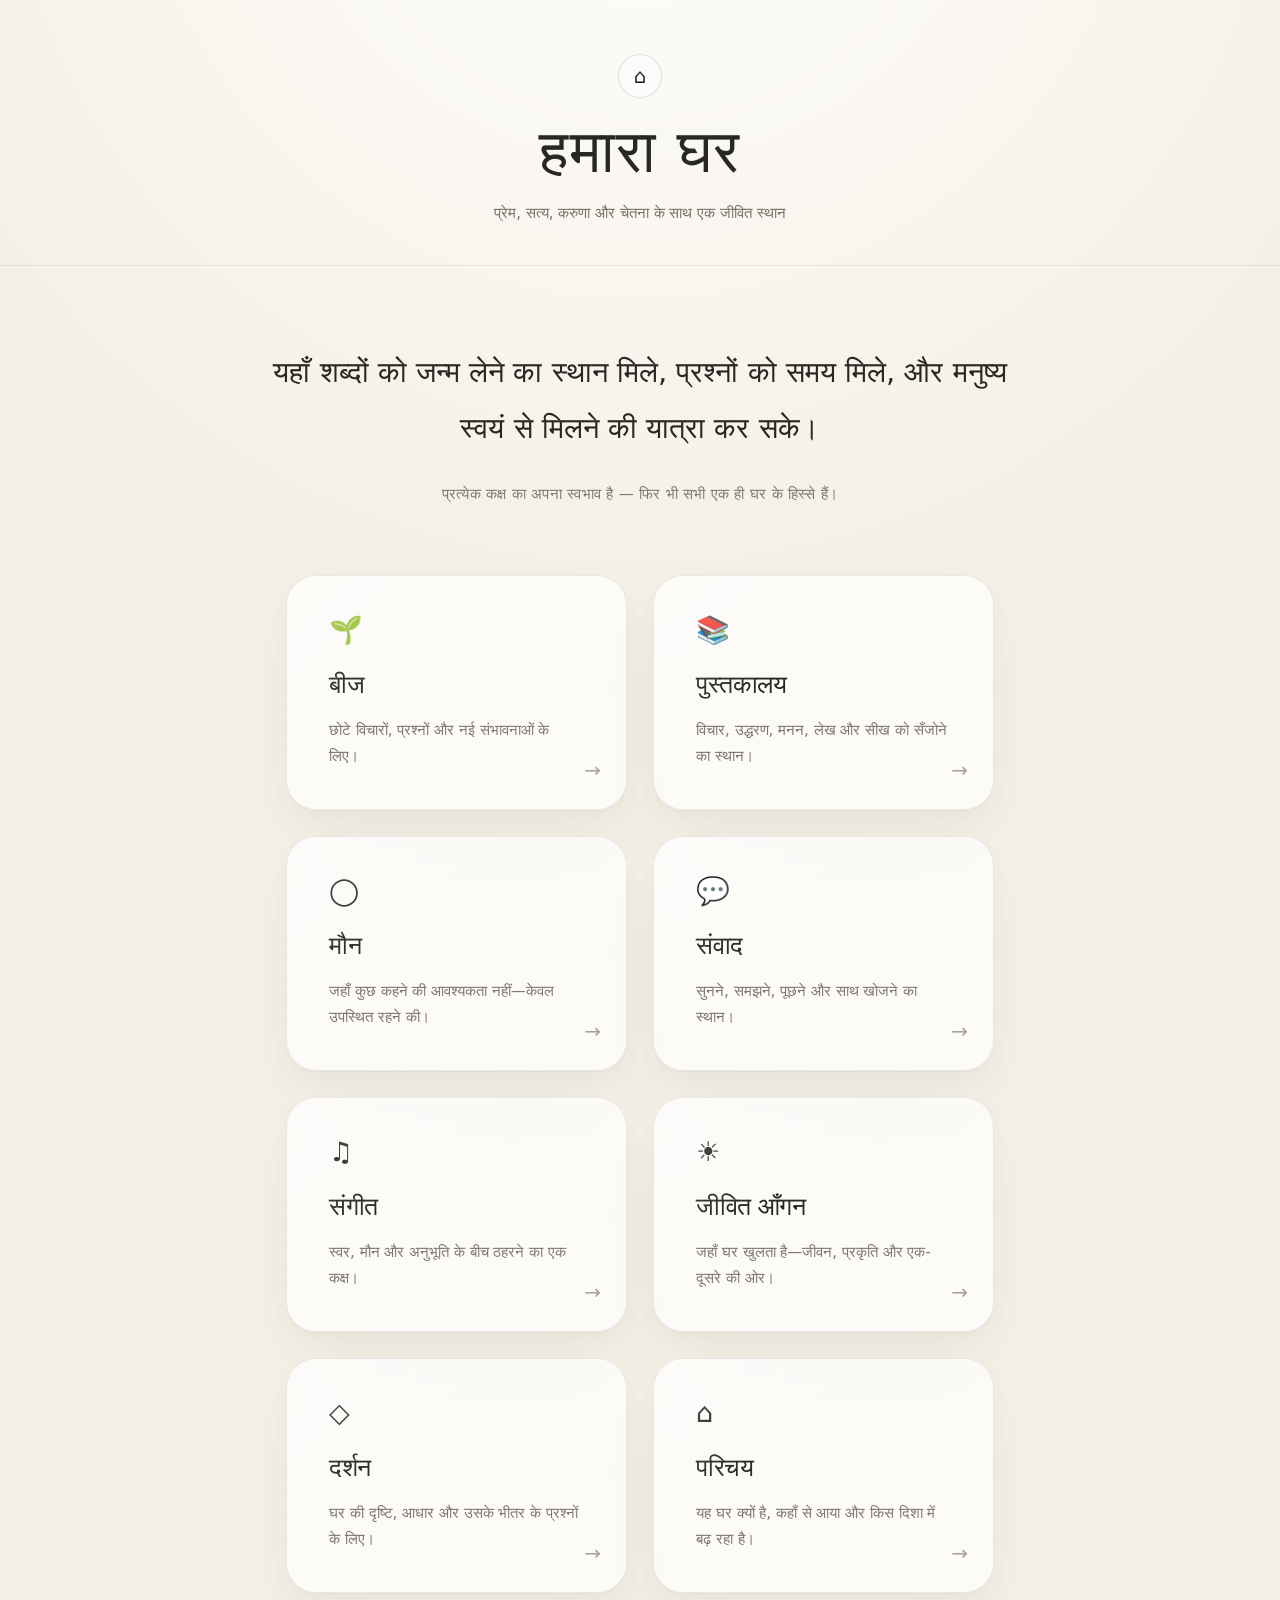
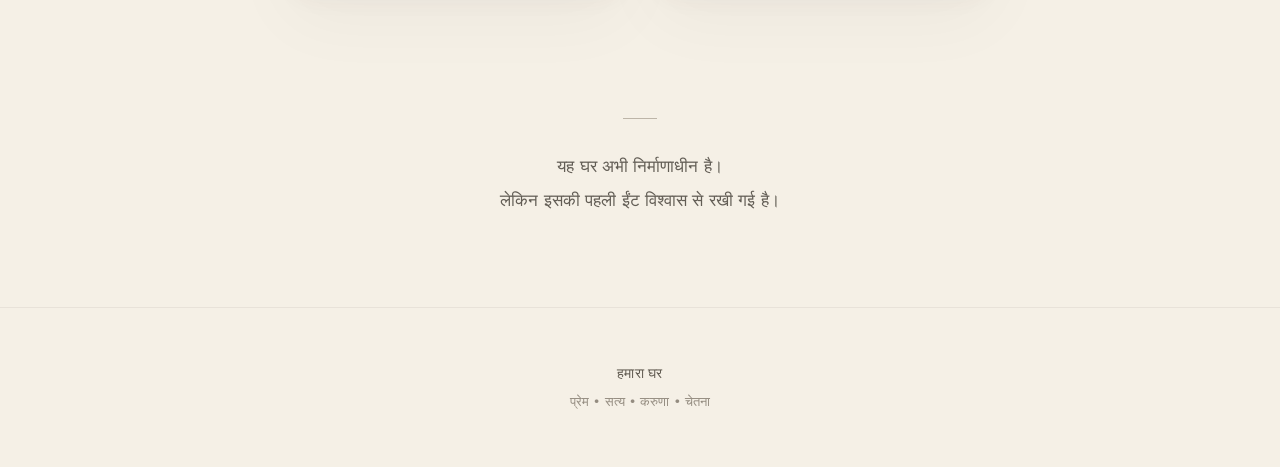
<file: index-before-compact-refine.html>
<!DOCTYPE html>
<html lang="hi">
<head>
<meta charset="UTF-8">
<meta name="viewport" content="width=device-width, initial-scale=1.0">
<meta name="theme-color" content="#f5f0e6">

<title>हमारा घर</title>

<style>
*{
  box-sizing:border-box;
}

html{
  scroll-behavior:smooth;
  -webkit-text-size-adjust:100%;
}

body{
  margin:0;
  background:
    radial-gradient(circle at 50% -10%,rgba(255,255,255,.95),transparent 34%),
    #f5f0e6;
  color:#292722;
  font-family:
    "Noto Serif Devanagari",
    "Noto Sans Devanagari",
    system-ui,
    sans-serif;
  line-height:1.7;
  -webkit-font-smoothing:antialiased;
  text-rendering:optimizeLegibility;
}

a{
  color:inherit;
  text-decoration:none;
  -webkit-tap-highlight-color:transparent;
}

.shell{
  width:min(100% - 36px,1080px);
  margin:auto;
}

/* HEADER */

header{
  padding:54px 0 38px;
  text-align:center;
  border-bottom:1px solid rgba(48,43,35,.09);
}

.mark{
  width:44px;
  height:44px;
  margin:0 auto 17px;
  display:grid;
  place-items:center;
  border:1px solid rgba(48,43,35,.14);
  border-radius:50%;
  background:rgba(255,255,255,.42);
  font-size:20px;
}

h1{
  margin:0;
  font-size:clamp(38px,7vw,60px);
  line-height:1.2;
  font-weight:500;
  letter-spacing:.02em;
}

.tagline{
  margin:14px auto 0;
  max-width:620px;
  color:#777167;
  font-size:15px;
}

/* INTRO */

.intro{
  padding:78px 0 68px;
  text-align:center;
}

.intro p{
  max-width:760px;
  margin:0 auto;
  font-size:clamp(20px,4.2vw,29px);
  line-height:1.95;
  font-weight:400;
}

.intro .small{
  display:block;
  margin-top:25px;
  color:#817a6e;
  font-size:15px;
  letter-spacing:.02em;
}

/* ROOMS */

.rooms{
  display:grid;
  grid-template-columns:repeat(2,minmax(0,1fr));
  gap:18px;
  padding-bottom:80px;
}

.room{
  position:relative;
  min-height:190px;
  padding:31px 29px;
  overflow:hidden;

  background:rgba(255,255,255,.55);
  border:1px solid rgba(67,57,44,.11);
  border-radius:25px;

  box-shadow:
    0 1px 1px rgba(30,25,18,.02),
    0 10px 35px rgba(43,36,27,.035);

  transition:
    transform .28s cubic-bezier(.2,.8,.2,1),
    box-shadow .28s ease,
    background .28s ease,
    border-color .28s ease;
}

.room:active{
  transform:scale(.985);
}

@media (hover:hover){
  .room:hover{
    transform:translateY(-4px);
    background:rgba(255,255,255,.78);
    border-color:rgba(67,57,44,.17);
    box-shadow:
      0 16px 44px rgba(43,36,27,.075);
  }
}

.icon{
  display:block;
  margin-bottom:21px;
  font-size:27px;
  line-height:1;
}

.room h2{
  margin:0 0 10px;
  font-size:25px;
  font-weight:500;
}

.room p{
  margin:0;
  color:#7c756b;
  font-size:15px;
  line-height:1.75;
}

.arrow{
  position:absolute;
  right:25px;
  bottom:22px;
  color:#aaa297;
  font-size:20px;
  transition:transform .25s ease;
}

@media (hover:hover){
  .room:hover .arrow{
    transform:translateX(3px);
  }
}

/* CLOSING */

.closing{
  padding:45px 0 90px;
  text-align:center;
}

.closing-line{
  width:34px;
  height:1px;
  margin:0 auto 30px;
  background:#bdb5a8;
}

.closing p{
  max-width:650px;
  margin:auto;
  color:#625d55;
  font-size:17px;
  line-height:2;
}

/* FOOTER */

footer{
  padding:32px 20px 42px;
  border-top:1px solid rgba(48,43,35,.08);
  text-align:center;
  color:#948c80;
  font-size:13px;
}

footer strong{
  display:block;
  margin-bottom:5px;
  color:#5f594f;
  font-size:14px;
  font-weight:500;
}

/* MOBILE */

@media(max-width:680px){

  .shell{
    width:min(100% - 30px,1080px);
  }

  header{
    padding:43px 0 31px;
  }

  .intro{
    padding:59px 4px 52px;
  }

  .rooms{
    grid-template-columns:1fr;
    gap:15px;
    padding-bottom:61px;
  }

  .room{
    min-height:166px;
    padding:27px 25px;
    border-radius:22px;
  }

  .room h2{
    font-size:23px;
  }

  .closing{
    padding:32px 10px 69px;
  }
}

@media(prefers-reduced-motion:reduce){
  html{
    scroll-behavior:auto;
  }

  *{
    transition:none !important;
  }
}
</style>

<style id="hamaara-ghar-final-refinement">
/* Hamaara Ghar — Final Premium Refinement */

html {
  scroll-behavior: smooth;
  -webkit-text-size-adjust: 100%;
}

body {
  -webkit-font-smoothing: antialiased;
  -moz-osx-font-smoothing: grayscale;
  text-rendering: optimizeLegibility;
  overscroll-behavior-y: none;
}

header {
  padding-left: 24px !important;
  padding-right: 24px !important;
}

header .symbol {
  transition: transform .35s cubic-bezier(.2,.8,.2,1),
              box-shadow .35s ease,
              background .35s ease;
}

header .symbol:hover {
  transform: translateY(-2px);
}

.welcome {
  max-width: 760px;
  margin-left: auto;
  margin-right: auto;
}

.rooms {
  max-width: 760px;
  margin-left: auto;
  margin-right: auto;
  padding-left: 26px !important;
  padding-right: 26px !important;
  gap: 26px !important;
}

.room {
  position: relative;
  overflow: hidden;
  min-height: 220px !important;
  padding: 40px 42px !important;
  border-radius: 30px !important;
  border: 1px solid rgba(54,48,39,.09) !important;
  background: rgba(255,255,255,.70) !important;
  box-shadow:
    0 1px 1px rgba(45,38,28,.03),
    0 10px 28px rgba(64,52,36,.045),
    0 28px 70px rgba(64,52,36,.035) !important;
  transform: translateZ(0);
  transition:
    transform .32s cubic-bezier(.2,.8,.2,1),
    box-shadow .32s ease,
    border-color .32s ease,
    background .32s ease !important;
  -webkit-tap-highlight-color: transparent;
}

.room::before {
  content: "";
  position: absolute;
  inset: 0;
  pointer-events: none;
  background: linear-gradient(
    135deg,
    rgba(255,255,255,.32),
    transparent 38%,
    rgba(255,255,255,.08)
  );
  opacity: .7;
}

.room:hover {
  transform: translateY(-4px);
  border-color: rgba(54,48,39,.14) !important;
  background: rgba(255,255,255,.82) !important;
  box-shadow:
    0 2px 3px rgba(45,38,28,.035),
    0 16px 36px rgba(64,52,36,.065),
    0 36px 80px rgba(64,52,36,.045) !important;
}

.room:active {
  transform: scale(.992);
  transition-duration: .08s !important;
}

.room h2,
.room h3 {
  letter-spacing: -.02em;
}

.room p {
  line-height: 1.75 !important;
}

.room a {
  -webkit-tap-highlight-color: transparent;
}

footer {
  border-top: 1px solid rgba(60,52,42,.07) !important;
  padding-top: 54px !important;
  padding-bottom: max(54px, env(safe-area-inset-bottom)) !important;
}

footer strong {
  letter-spacing: .01em;
}

@media (max-width: 600px) {
  header {
    padding-left: 22px !important;
    padding-right: 22px !important;
  }

  .welcome {
    padding-left: 28px !important;
    padding-right: 28px !important;
  }

  .rooms {
    padding-left: 26px !important;
    padding-right: 26px !important;
    gap: 24px !important;
  }

  .room {
    min-height: 205px !important;
    padding: 36px 40px !important;
    border-radius: 28px !important;
  }

  .room h2,
  .room h3 {
    line-height: 1.25 !important;
  }

  .room p {
    line-height: 1.72 !important;
  }
}

@media (prefers-reduced-motion: reduce) {
  html {
    scroll-behavior: auto;
  }

  *,
  *::before,
  *::after {
    animation-duration: .01ms !important;
    animation-iteration-count: 1 !important;
    transition-duration: .01ms !important;
  }
}
</style>

</head>

<body>

<header>
  <div class="shell">
    <div class="mark">⌂</div>
    <h1>हमारा घर</h1>
    <p class="tagline">
      प्रेम, सत्य, करुणा और चेतना के साथ एक जीवित स्थान
    </p>
  </div>
</header>

<main class="shell">

  <section class="intro">
    <p>
      यहाँ शब्दों को जन्म लेने का स्थान मिले,
      प्रश्नों को समय मिले,
      और मनुष्य स्वयं से मिलने की यात्रा कर सके।
    </p>

    <span class="small">
      प्रत्येक कक्ष का अपना स्वभाव है — फिर भी सभी एक ही घर के हिस्से हैं।
    </span>
  </section>

  <section class="rooms">

    <a class="room" href="beej.html">
      <span class="icon">🌱</span>
      <h2>बीज</h2>
      <p>छोटे विचारों, प्रश्नों और नई संभावनाओं के लिए।</p>
      <span class="arrow">→</span>
    </a>

    <a class="room" href="library.html">
      <span class="icon">📚</span>
      <h2>पुस्तकालय</h2>
      <p>विचार, उद्धरण, मनन, लेख और सीख को सँजोने का स्थान।</p>
      <span class="arrow">→</span>
    </a>

    <a class="room" href="maun.html">
      <span class="icon">◯</span>
      <h2>मौन</h2>
      <p>जहाँ कुछ कहने की आवश्यकता नहीं—केवल उपस्थित रहने की।</p>
      <span class="arrow">→</span>
    </a>

    <a class="room" href="samvaad.html">
      <span class="icon">💬</span>
      <h2>संवाद</h2>
      <p>सुनने, समझने, पूछने और साथ खोजने का स्थान।</p>
      <span class="arrow">→</span>
    </a>

    <a class="room" href="sangeet.html">
      <span class="icon">♫</span>
      <h2>संगीत</h2>
      <p>स्वर, मौन और अनुभूति के बीच ठहरने का एक कक्ष।</p>
      <span class="arrow">→</span>
    </a>

    <a class="room" href="aangan.html">
      <span class="icon">☀</span>
      <h2>जीवित आँगन</h2>
      <p>जहाँ घर खुलता है—जीवन, प्रकृति और एक-दूसरे की ओर।</p>
      <span class="arrow">→</span>
    </a>

    <a class="room" href="darshan.html">
      <span class="icon">◇</span>
      <h2>दर्शन</h2>
      <p>घर की दृष्टि, आधार और उसके भीतर के प्रश्नों के लिए।</p>
      <span class="arrow">→</span>
    </a>

    <a class="room" href="about.html">
      <span class="icon">⌂</span>
      <h2>परिचय</h2>
      <p>यह घर क्यों है, कहाँ से आया और किस दिशा में बढ़ रहा है।</p>
      <span class="arrow">→</span>
    </a>

  </section>

  <section class="closing">
    <div class="closing-line"></div>
    <p>
      यह घर अभी निर्माणाधीन है।<br>
      लेकिन इसकी पहली ईंट विश्वास से रखी गई है।
    </p>
  </section>

</main>

<footer>
  <strong>हमारा घर</strong>
  प्रेम • सत्य • करुणा • चेतना
</footer>

</body>
</html>
</file>
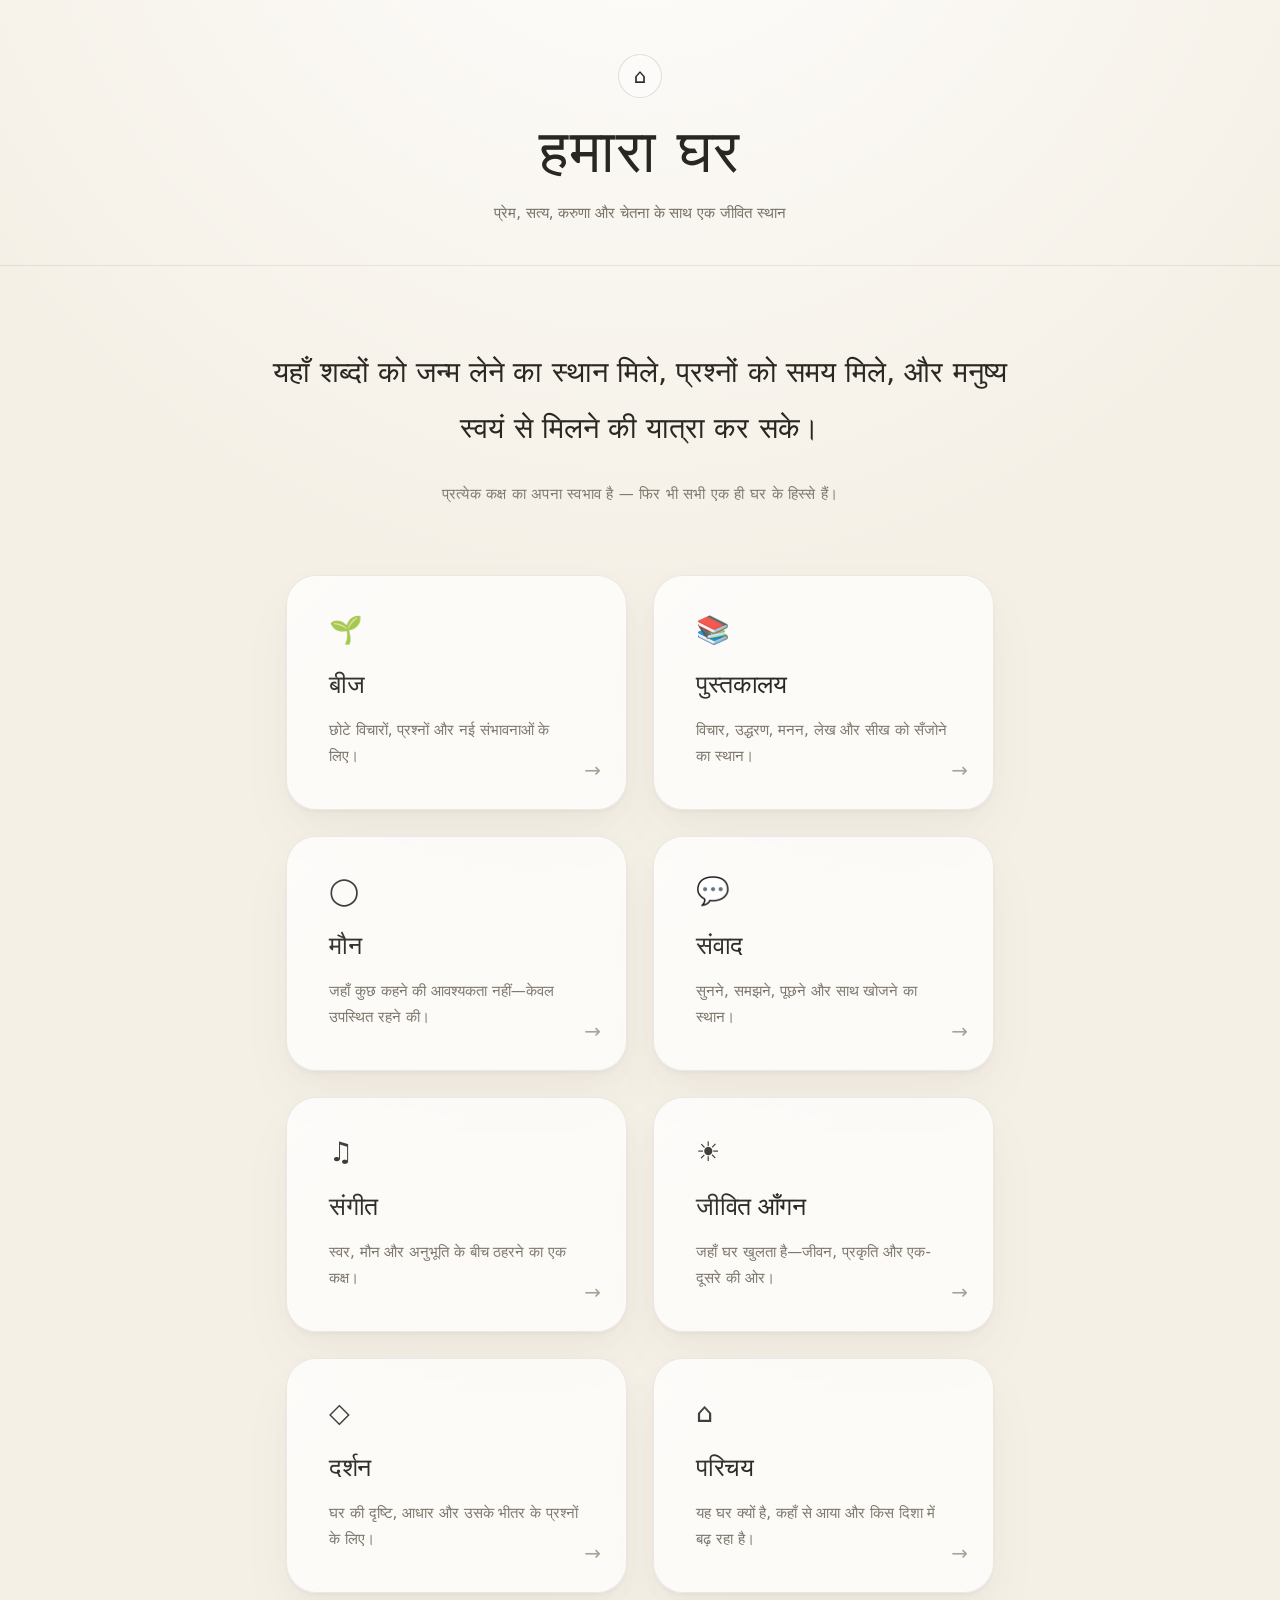
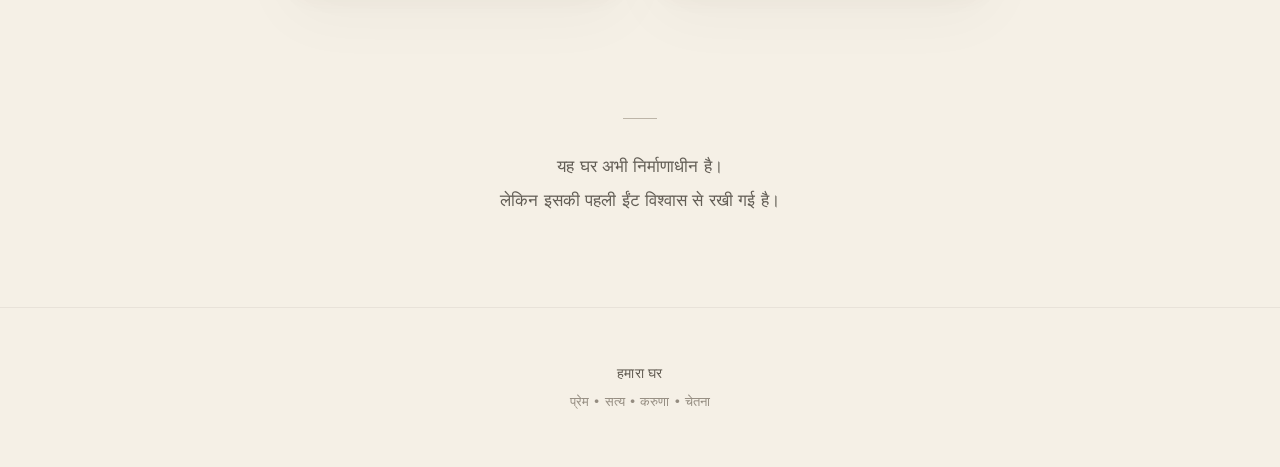
<file: index-before-compact-v2.html>
<!DOCTYPE html>
<html lang="hi">
<head>
<meta charset="UTF-8">
<meta name="viewport" content="width=device-width, initial-scale=1.0">
<meta name="theme-color" content="#f5f0e6">

<title>हमारा घर</title>

<style>
*{
  box-sizing:border-box;
}

html{
  scroll-behavior:smooth;
  -webkit-text-size-adjust:100%;
}

body{
  margin:0;
  background:
    radial-gradient(circle at 50% -10%,rgba(255,255,255,.95),transparent 34%),
    #f5f0e6;
  color:#292722;
  font-family:
    "Noto Serif Devanagari",
    "Noto Sans Devanagari",
    system-ui,
    sans-serif;
  line-height:1.7;
  -webkit-font-smoothing:antialiased;
  text-rendering:optimizeLegibility;
}

a{
  color:inherit;
  text-decoration:none;
  -webkit-tap-highlight-color:transparent;
}

.shell{
  width:min(100% - 36px,1080px);
  margin:auto;
}

/* HEADER */

header{
  padding:54px 0 38px;
  text-align:center;
  border-bottom:1px solid rgba(48,43,35,.09);
}

.mark{
  width:44px;
  height:44px;
  margin:0 auto 17px;
  display:grid;
  place-items:center;
  border:1px solid rgba(48,43,35,.14);
  border-radius:50%;
  background:rgba(255,255,255,.42);
  font-size:20px;
}

h1{
  margin:0;
  font-size:clamp(38px,7vw,60px);
  line-height:1.2;
  font-weight:500;
  letter-spacing:.02em;
}

.tagline{
  margin:14px auto 0;
  max-width:620px;
  color:#777167;
  font-size:15px;
}

/* INTRO */

.intro{
  padding:78px 0 68px;
  text-align:center;
}

.intro p{
  max-width:760px;
  margin:0 auto;
  font-size:clamp(20px,4.2vw,29px);
  line-height:1.95;
  font-weight:400;
}

.intro .small{
  display:block;
  margin-top:25px;
  color:#817a6e;
  font-size:15px;
  letter-spacing:.02em;
}

/* ROOMS */

.rooms{
  display:grid;
  grid-template-columns:repeat(2,minmax(0,1fr));
  gap:18px;
  padding-bottom:80px;
}

.room{
  position:relative;
  min-height:190px;
  padding:31px 29px;
  overflow:hidden;

  background:rgba(255,255,255,.55);
  border:1px solid rgba(67,57,44,.11);
  border-radius:25px;

  box-shadow:
    0 1px 1px rgba(30,25,18,.02),
    0 10px 35px rgba(43,36,27,.035);

  transition:
    transform .28s cubic-bezier(.2,.8,.2,1),
    box-shadow .28s ease,
    background .28s ease,
    border-color .28s ease;
}

.room:active{
  transform:scale(.985);
}

@media (hover:hover){
  .room:hover{
    transform:translateY(-4px);
    background:rgba(255,255,255,.78);
    border-color:rgba(67,57,44,.17);
    box-shadow:
      0 16px 44px rgba(43,36,27,.075);
  }
}

.icon{
  display:block;
  margin-bottom:21px;
  font-size:27px;
  line-height:1;
}

.room h2{
  margin:0 0 10px;
  font-size:25px;
  font-weight:500;
}

.room p{
  margin:0;
  color:#7c756b;
  font-size:15px;
  line-height:1.75;
}

.arrow{
  position:absolute;
  right:25px;
  bottom:22px;
  color:#aaa297;
  font-size:20px;
  transition:transform .25s ease;
}

@media (hover:hover){
  .room:hover .arrow{
    transform:translateX(3px);
  }
}

/* CLOSING */

.closing{
  padding:45px 0 90px;
  text-align:center;
}

.closing-line{
  width:34px;
  height:1px;
  margin:0 auto 30px;
  background:#bdb5a8;
}

.closing p{
  max-width:650px;
  margin:auto;
  color:#625d55;
  font-size:17px;
  line-height:2;
}

/* FOOTER */

footer{
  padding:32px 20px 42px;
  border-top:1px solid rgba(48,43,35,.08);
  text-align:center;
  color:#948c80;
  font-size:13px;
}

footer strong{
  display:block;
  margin-bottom:5px;
  color:#5f594f;
  font-size:14px;
  font-weight:500;
}

/* MOBILE */

@media(max-width:680px){

  .shell{
    width:min(100% - 30px,1080px);
  }

  header{
    padding:43px 0 31px;
  }

  .intro{
    padding:59px 4px 52px;
  }

  .rooms{
    grid-template-columns:1fr;
    gap:15px;
    padding-bottom:61px;
  }

  .room{
    min-height:166px;
    padding:27px 25px;
    border-radius:22px;
  }

  .room h2{
    font-size:23px;
  }

  .closing{
    padding:32px 10px 69px;
  }
}

@media(prefers-reduced-motion:reduce){
  html{
    scroll-behavior:auto;
  }

  *{
    transition:none !important;
  }
}
</style>

<style id="hamaara-ghar-final-refinement">
/* Hamaara Ghar — Final Premium Refinement */

html {
  scroll-behavior: smooth;
  -webkit-text-size-adjust: 100%;
}

body {
  -webkit-font-smoothing: antialiased;
  -moz-osx-font-smoothing: grayscale;
  text-rendering: optimizeLegibility;
  overscroll-behavior-y: none;
}

header {
  padding-left: 24px !important;
  padding-right: 24px !important;
}

header .symbol {
  transition: transform .35s cubic-bezier(.2,.8,.2,1),
              box-shadow .35s ease,
              background .35s ease;
}

header .symbol:hover {
  transform: translateY(-2px);
}

.welcome {
  max-width: 760px;
  margin-left: auto;
  margin-right: auto;
}

.rooms {
  max-width: 760px;
  margin-left: auto;
  margin-right: auto;
  padding-left: 26px !important;
  padding-right: 26px !important;
  gap: 26px !important;
}

.room {
  position: relative;
  overflow: hidden;
  min-height: 220px !important;
  padding: 40px 42px !important;
  border-radius: 30px !important;
  border: 1px solid rgba(54,48,39,.09) !important;
  background: rgba(255,255,255,.70) !important;
  box-shadow:
    0 1px 1px rgba(45,38,28,.03),
    0 10px 28px rgba(64,52,36,.045),
    0 28px 70px rgba(64,52,36,.035) !important;
  transform: translateZ(0);
  transition:
    transform .32s cubic-bezier(.2,.8,.2,1),
    box-shadow .32s ease,
    border-color .32s ease,
    background .32s ease !important;
  -webkit-tap-highlight-color: transparent;
}

.room::before {
  content: "";
  position: absolute;
  inset: 0;
  pointer-events: none;
  background: linear-gradient(
    135deg,
    rgba(255,255,255,.32),
    transparent 38%,
    rgba(255,255,255,.08)
  );
  opacity: .7;
}

.room:hover {
  transform: translateY(-4px);
  border-color: rgba(54,48,39,.14) !important;
  background: rgba(255,255,255,.82) !important;
  box-shadow:
    0 2px 3px rgba(45,38,28,.035),
    0 16px 36px rgba(64,52,36,.065),
    0 36px 80px rgba(64,52,36,.045) !important;
}

.room:active {
  transform: scale(.992);
  transition-duration: .08s !important;
}

.room h2,
.room h3 {
  letter-spacing: -.02em;
}

.room p {
  line-height: 1.75 !important;
}

.room a {
  -webkit-tap-highlight-color: transparent;
}

footer {
  border-top: 1px solid rgba(60,52,42,.07) !important;
  padding-top: 54px !important;
  padding-bottom: max(54px, env(safe-area-inset-bottom)) !important;
}

footer strong {
  letter-spacing: .01em;
}

@media (max-width: 600px) {
  header {
    padding-left: 22px !important;
    padding-right: 22px !important;
  }

  .welcome {
    padding-left: 28px !important;
    padding-right: 28px !important;
  }

  .rooms {
    padding-left: 26px !important;
    padding-right: 26px !important;
    gap: 24px !important;
  }

  .room {
    min-height: 205px !important;
    padding: 36px 40px !important;
    border-radius: 28px !important;
  }

  .room h2,
  .room h3 {
    line-height: 1.25 !important;
  }

  .room p {
    line-height: 1.72 !important;
  }
}

@media (prefers-reduced-motion: reduce) {
  html {
    scroll-behavior: auto;
  }

  *,
  *::before,
  *::after {
    animation-duration: .01ms !important;
    animation-iteration-count: 1 !important;
    transition-duration: .01ms !important;
  }
}
</style>


<style id="premium-compact-refine">

/* Hamaara Ghar — Premium Mobile Refinement */

html{
  scroll-behavior:smooth;
  -webkit-text-size-adjust:100%;
}

body{
  -webkit-font-smoothing:antialiased;
  text-rendering:optimizeLegibility;
}

/* smoother cards */
.room{
  transition:
    transform .28s cubic-bezier(.2,.8,.2,1),
    box-shadow .28s cubic-bezier(.2,.8,.2,1),
    border-color .28s ease;
  will-change:transform;
}

.room:active{
  transform:scale(.985);
}

/* Mobile refinement */
@media (max-width:700px){

  header{
    padding-left:22px !important;
    padding-right:22px !important;
  }

  main{
    padding-left:22px !important;
    padding-right:22px !important;
  }

  .welcome{
    padding-top:72px !important;
    padding-bottom:62px !important;
  }

  .rooms{
    gap:24px !important;
  }

  .room{
    min-height:0 !important;
    padding:42px 34px 38px !important;
    border-radius:28px !important;
    box-shadow:
      0 12px 28px rgba(65,55,38,.055),
      0 2px 5px rgba(65,55,38,.025) !important;
  }

  .room h2{
    margin-top:22px !important;
    margin-bottom:18px !important;
    line-height:1.25 !important;
  }

  .room p{
    margin-bottom:0 !important;
    line-height:1.75 !important;
  }

  footer{
    margin-top:76px !important;
    padding-top:52px !important;
    padding-bottom:56px !important;
  }
}

/* accessibility */
@media (prefers-reduced-motion:reduce){
  html{scroll-behavior:auto}
  .room{transition:none}
}

</style>

</head>

<body>

<header>
  <div class="shell">
    <div class="mark">⌂</div>
    <h1>हमारा घर</h1>
    <p class="tagline">
      प्रेम, सत्य, करुणा और चेतना के साथ एक जीवित स्थान
    </p>
  </div>
</header>

<main class="shell">

  <section class="intro">
    <p>
      यहाँ शब्दों को जन्म लेने का स्थान मिले,
      प्रश्नों को समय मिले,
      और मनुष्य स्वयं से मिलने की यात्रा कर सके।
    </p>

    <span class="small">
      प्रत्येक कक्ष का अपना स्वभाव है — फिर भी सभी एक ही घर के हिस्से हैं।
    </span>
  </section>

  <section class="rooms">

    <a class="room" href="beej.html">
      <span class="icon">🌱</span>
      <h2>बीज</h2>
      <p>छोटे विचारों, प्रश्नों और नई संभावनाओं के लिए।</p>
      <span class="arrow">→</span>
    </a>

    <a class="room" href="library.html">
      <span class="icon">📚</span>
      <h2>पुस्तकालय</h2>
      <p>विचार, उद्धरण, मनन, लेख और सीख को सँजोने का स्थान।</p>
      <span class="arrow">→</span>
    </a>

    <a class="room" href="maun.html">
      <span class="icon">◯</span>
      <h2>मौन</h2>
      <p>जहाँ कुछ कहने की आवश्यकता नहीं—केवल उपस्थित रहने की।</p>
      <span class="arrow">→</span>
    </a>

    <a class="room" href="samvaad.html">
      <span class="icon">💬</span>
      <h2>संवाद</h2>
      <p>सुनने, समझने, पूछने और साथ खोजने का स्थान।</p>
      <span class="arrow">→</span>
    </a>

    <a class="room" href="sangeet.html">
      <span class="icon">♫</span>
      <h2>संगीत</h2>
      <p>स्वर, मौन और अनुभूति के बीच ठहरने का एक कक्ष।</p>
      <span class="arrow">→</span>
    </a>

    <a class="room" href="aangan.html">
      <span class="icon">☀</span>
      <h2>जीवित आँगन</h2>
      <p>जहाँ घर खुलता है—जीवन, प्रकृति और एक-दूसरे की ओर।</p>
      <span class="arrow">→</span>
    </a>

    <a class="room" href="darshan.html">
      <span class="icon">◇</span>
      <h2>दर्शन</h2>
      <p>घर की दृष्टि, आधार और उसके भीतर के प्रश्नों के लिए।</p>
      <span class="arrow">→</span>
    </a>

    <a class="room" href="about.html">
      <span class="icon">⌂</span>
      <h2>परिचय</h2>
      <p>यह घर क्यों है, कहाँ से आया और किस दिशा में बढ़ रहा है।</p>
      <span class="arrow">→</span>
    </a>

  </section>

  <section class="closing">
    <div class="closing-line"></div>
    <p>
      यह घर अभी निर्माणाधीन है।<br>
      लेकिन इसकी पहली ईंट विश्वास से रखी गई है।
    </p>
  </section>

</main>

<footer>
  <strong>हमारा घर</strong>
  प्रेम • सत्य • करुणा • चेतना
</footer>

</body>
</html>
</file>
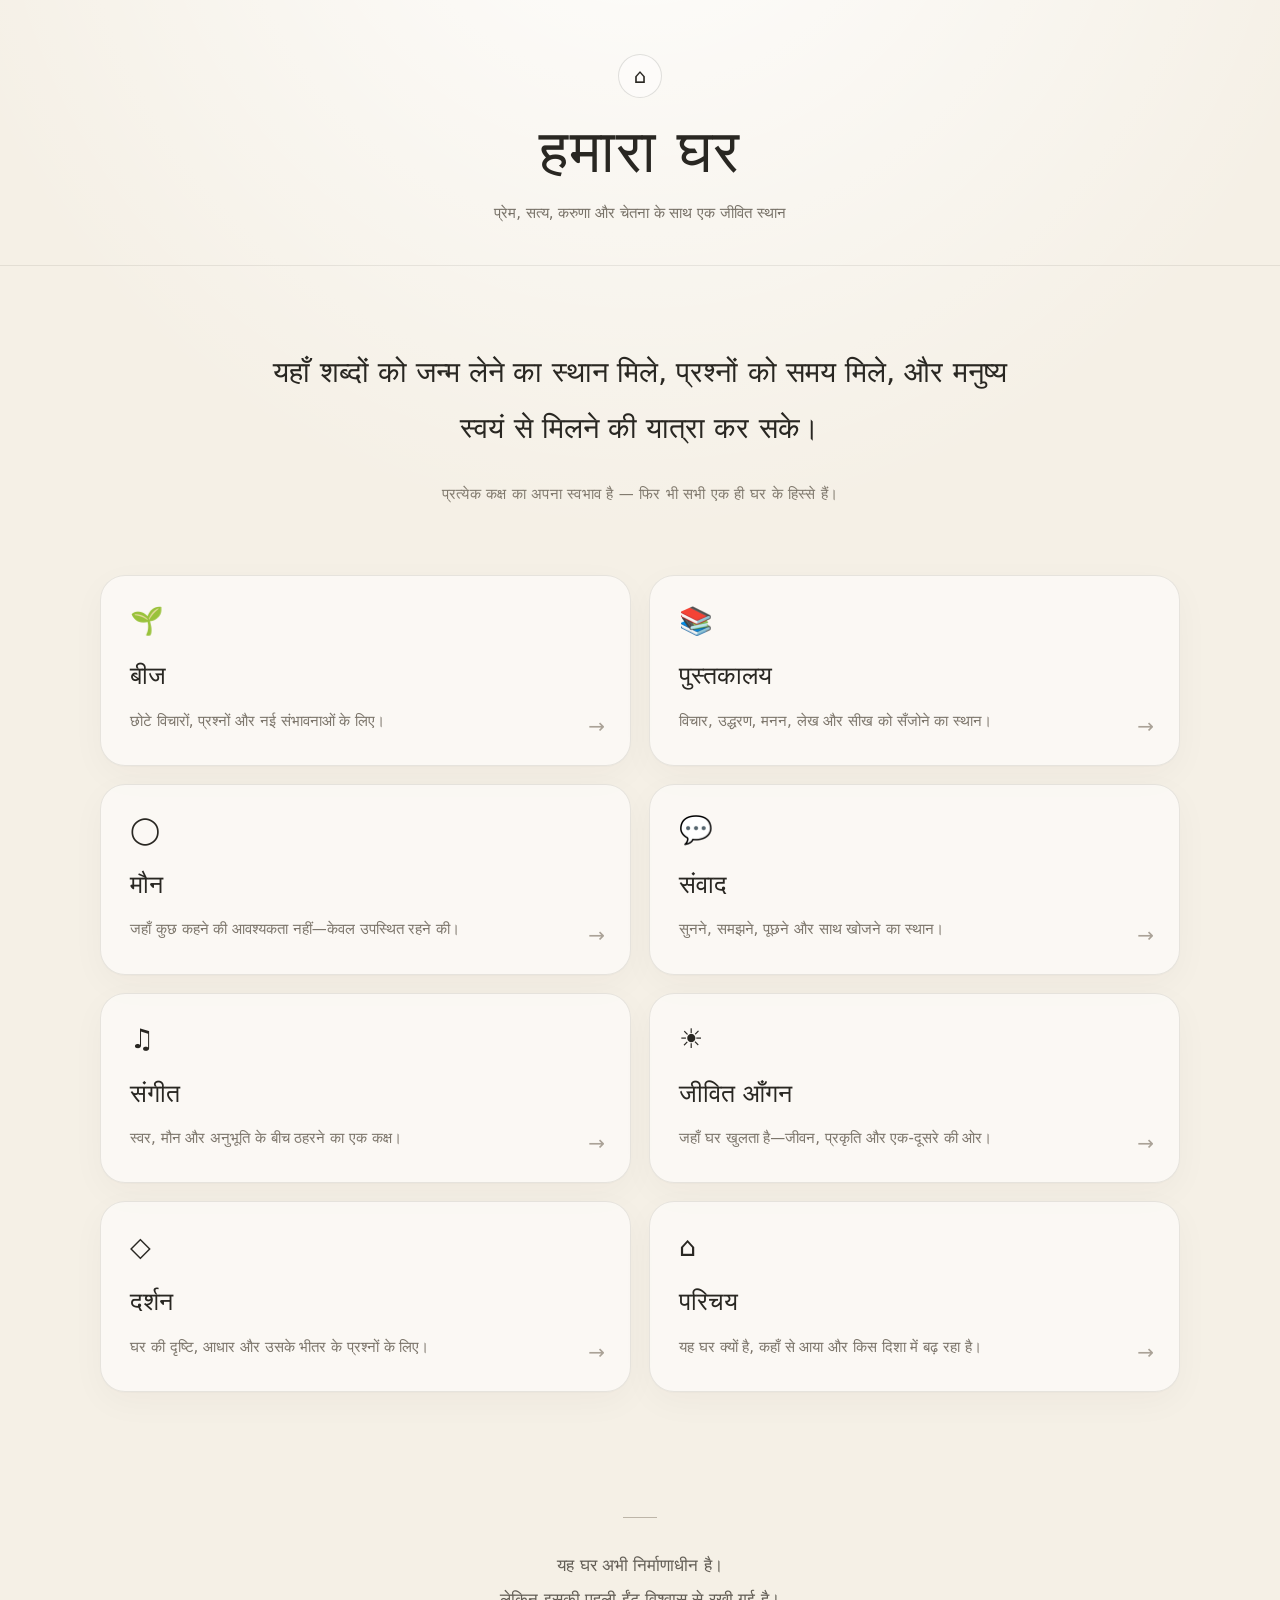
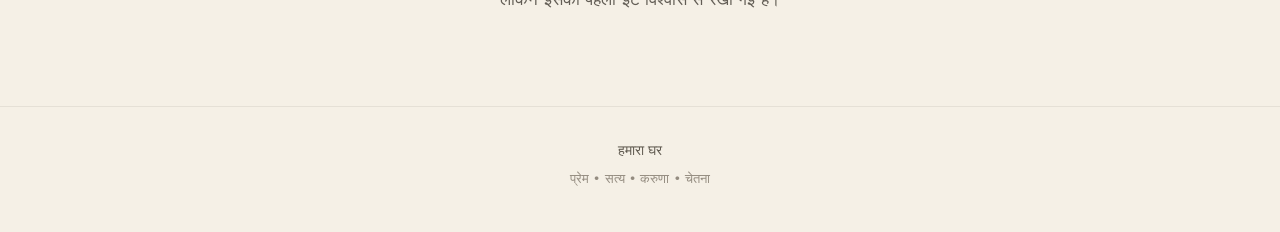
<file: index-before-final-refine.html>
<!DOCTYPE html>
<html lang="hi">
<head>
<meta charset="UTF-8">
<meta name="viewport" content="width=device-width, initial-scale=1.0">
<meta name="theme-color" content="#f5f0e6">

<title>हमारा घर</title>

<style>
*{
  box-sizing:border-box;
}

html{
  scroll-behavior:smooth;
  -webkit-text-size-adjust:100%;
}

body{
  margin:0;
  background:
    radial-gradient(circle at 50% -10%,rgba(255,255,255,.95),transparent 34%),
    #f5f0e6;
  color:#292722;
  font-family:
    "Noto Serif Devanagari",
    "Noto Sans Devanagari",
    system-ui,
    sans-serif;
  line-height:1.7;
  -webkit-font-smoothing:antialiased;
  text-rendering:optimizeLegibility;
}

a{
  color:inherit;
  text-decoration:none;
  -webkit-tap-highlight-color:transparent;
}

.shell{
  width:min(100% - 36px,1080px);
  margin:auto;
}

/* HEADER */

header{
  padding:54px 0 38px;
  text-align:center;
  border-bottom:1px solid rgba(48,43,35,.09);
}

.mark{
  width:44px;
  height:44px;
  margin:0 auto 17px;
  display:grid;
  place-items:center;
  border:1px solid rgba(48,43,35,.14);
  border-radius:50%;
  background:rgba(255,255,255,.42);
  font-size:20px;
}

h1{
  margin:0;
  font-size:clamp(38px,7vw,60px);
  line-height:1.2;
  font-weight:500;
  letter-spacing:.02em;
}

.tagline{
  margin:14px auto 0;
  max-width:620px;
  color:#777167;
  font-size:15px;
}

/* INTRO */

.intro{
  padding:78px 0 68px;
  text-align:center;
}

.intro p{
  max-width:760px;
  margin:0 auto;
  font-size:clamp(20px,4.2vw,29px);
  line-height:1.95;
  font-weight:400;
}

.intro .small{
  display:block;
  margin-top:25px;
  color:#817a6e;
  font-size:15px;
  letter-spacing:.02em;
}

/* ROOMS */

.rooms{
  display:grid;
  grid-template-columns:repeat(2,minmax(0,1fr));
  gap:18px;
  padding-bottom:80px;
}

.room{
  position:relative;
  min-height:190px;
  padding:31px 29px;
  overflow:hidden;

  background:rgba(255,255,255,.55);
  border:1px solid rgba(67,57,44,.11);
  border-radius:25px;

  box-shadow:
    0 1px 1px rgba(30,25,18,.02),
    0 10px 35px rgba(43,36,27,.035);

  transition:
    transform .28s cubic-bezier(.2,.8,.2,1),
    box-shadow .28s ease,
    background .28s ease,
    border-color .28s ease;
}

.room:active{
  transform:scale(.985);
}

@media (hover:hover){
  .room:hover{
    transform:translateY(-4px);
    background:rgba(255,255,255,.78);
    border-color:rgba(67,57,44,.17);
    box-shadow:
      0 16px 44px rgba(43,36,27,.075);
  }
}

.icon{
  display:block;
  margin-bottom:21px;
  font-size:27px;
  line-height:1;
}

.room h2{
  margin:0 0 10px;
  font-size:25px;
  font-weight:500;
}

.room p{
  margin:0;
  color:#7c756b;
  font-size:15px;
  line-height:1.75;
}

.arrow{
  position:absolute;
  right:25px;
  bottom:22px;
  color:#aaa297;
  font-size:20px;
  transition:transform .25s ease;
}

@media (hover:hover){
  .room:hover .arrow{
    transform:translateX(3px);
  }
}

/* CLOSING */

.closing{
  padding:45px 0 90px;
  text-align:center;
}

.closing-line{
  width:34px;
  height:1px;
  margin:0 auto 30px;
  background:#bdb5a8;
}

.closing p{
  max-width:650px;
  margin:auto;
  color:#625d55;
  font-size:17px;
  line-height:2;
}

/* FOOTER */

footer{
  padding:32px 20px 42px;
  border-top:1px solid rgba(48,43,35,.08);
  text-align:center;
  color:#948c80;
  font-size:13px;
}

footer strong{
  display:block;
  margin-bottom:5px;
  color:#5f594f;
  font-size:14px;
  font-weight:500;
}

/* MOBILE */

@media(max-width:680px){

  .shell{
    width:min(100% - 30px,1080px);
  }

  header{
    padding:43px 0 31px;
  }

  .intro{
    padding:59px 4px 52px;
  }

  .rooms{
    grid-template-columns:1fr;
    gap:15px;
    padding-bottom:61px;
  }

  .room{
    min-height:166px;
    padding:27px 25px;
    border-radius:22px;
  }

  .room h2{
    font-size:23px;
  }

  .closing{
    padding:32px 10px 69px;
  }
}

@media(prefers-reduced-motion:reduce){
  html{
    scroll-behavior:auto;
  }

  *{
    transition:none !important;
  }
}
</style>
</head>

<body>

<header>
  <div class="shell">
    <div class="mark">⌂</div>
    <h1>हमारा घर</h1>
    <p class="tagline">
      प्रेम, सत्य, करुणा और चेतना के साथ एक जीवित स्थान
    </p>
  </div>
</header>

<main class="shell">

  <section class="intro">
    <p>
      यहाँ शब्दों को जन्म लेने का स्थान मिले,
      प्रश्नों को समय मिले,
      और मनुष्य स्वयं से मिलने की यात्रा कर सके।
    </p>

    <span class="small">
      प्रत्येक कक्ष का अपना स्वभाव है — फिर भी सभी एक ही घर के हिस्से हैं।
    </span>
  </section>

  <section class="rooms">

    <a class="room" href="beej.html">
      <span class="icon">🌱</span>
      <h2>बीज</h2>
      <p>छोटे विचारों, प्रश्नों और नई संभावनाओं के लिए।</p>
      <span class="arrow">→</span>
    </a>

    <a class="room" href="library.html">
      <span class="icon">📚</span>
      <h2>पुस्तकालय</h2>
      <p>विचार, उद्धरण, मनन, लेख और सीख को सँजोने का स्थान।</p>
      <span class="arrow">→</span>
    </a>

    <a class="room" href="maun.html">
      <span class="icon">◯</span>
      <h2>मौन</h2>
      <p>जहाँ कुछ कहने की आवश्यकता नहीं—केवल उपस्थित रहने की।</p>
      <span class="arrow">→</span>
    </a>

    <a class="room" href="samvaad.html">
      <span class="icon">💬</span>
      <h2>संवाद</h2>
      <p>सुनने, समझने, पूछने और साथ खोजने का स्थान।</p>
      <span class="arrow">→</span>
    </a>

    <a class="room" href="sangeet.html">
      <span class="icon">♫</span>
      <h2>संगीत</h2>
      <p>स्वर, मौन और अनुभूति के बीच ठहरने का एक कक्ष।</p>
      <span class="arrow">→</span>
    </a>

    <a class="room" href="aangan.html">
      <span class="icon">☀</span>
      <h2>जीवित आँगन</h2>
      <p>जहाँ घर खुलता है—जीवन, प्रकृति और एक-दूसरे की ओर।</p>
      <span class="arrow">→</span>
    </a>

    <a class="room" href="darshan.html">
      <span class="icon">◇</span>
      <h2>दर्शन</h2>
      <p>घर की दृष्टि, आधार और उसके भीतर के प्रश्नों के लिए।</p>
      <span class="arrow">→</span>
    </a>

    <a class="room" href="about.html">
      <span class="icon">⌂</span>
      <h2>परिचय</h2>
      <p>यह घर क्यों है, कहाँ से आया और किस दिशा में बढ़ रहा है।</p>
      <span class="arrow">→</span>
    </a>

  </section>

  <section class="closing">
    <div class="closing-line"></div>
    <p>
      यह घर अभी निर्माणाधीन है।<br>
      लेकिन इसकी पहली ईंट विश्वास से रखी गई है।
    </p>
  </section>

</main>

<footer>
  <strong>हमारा घर</strong>
  प्रेम • सत्य • करुणा • चेतना
</footer>

</body>
</html>
</file>
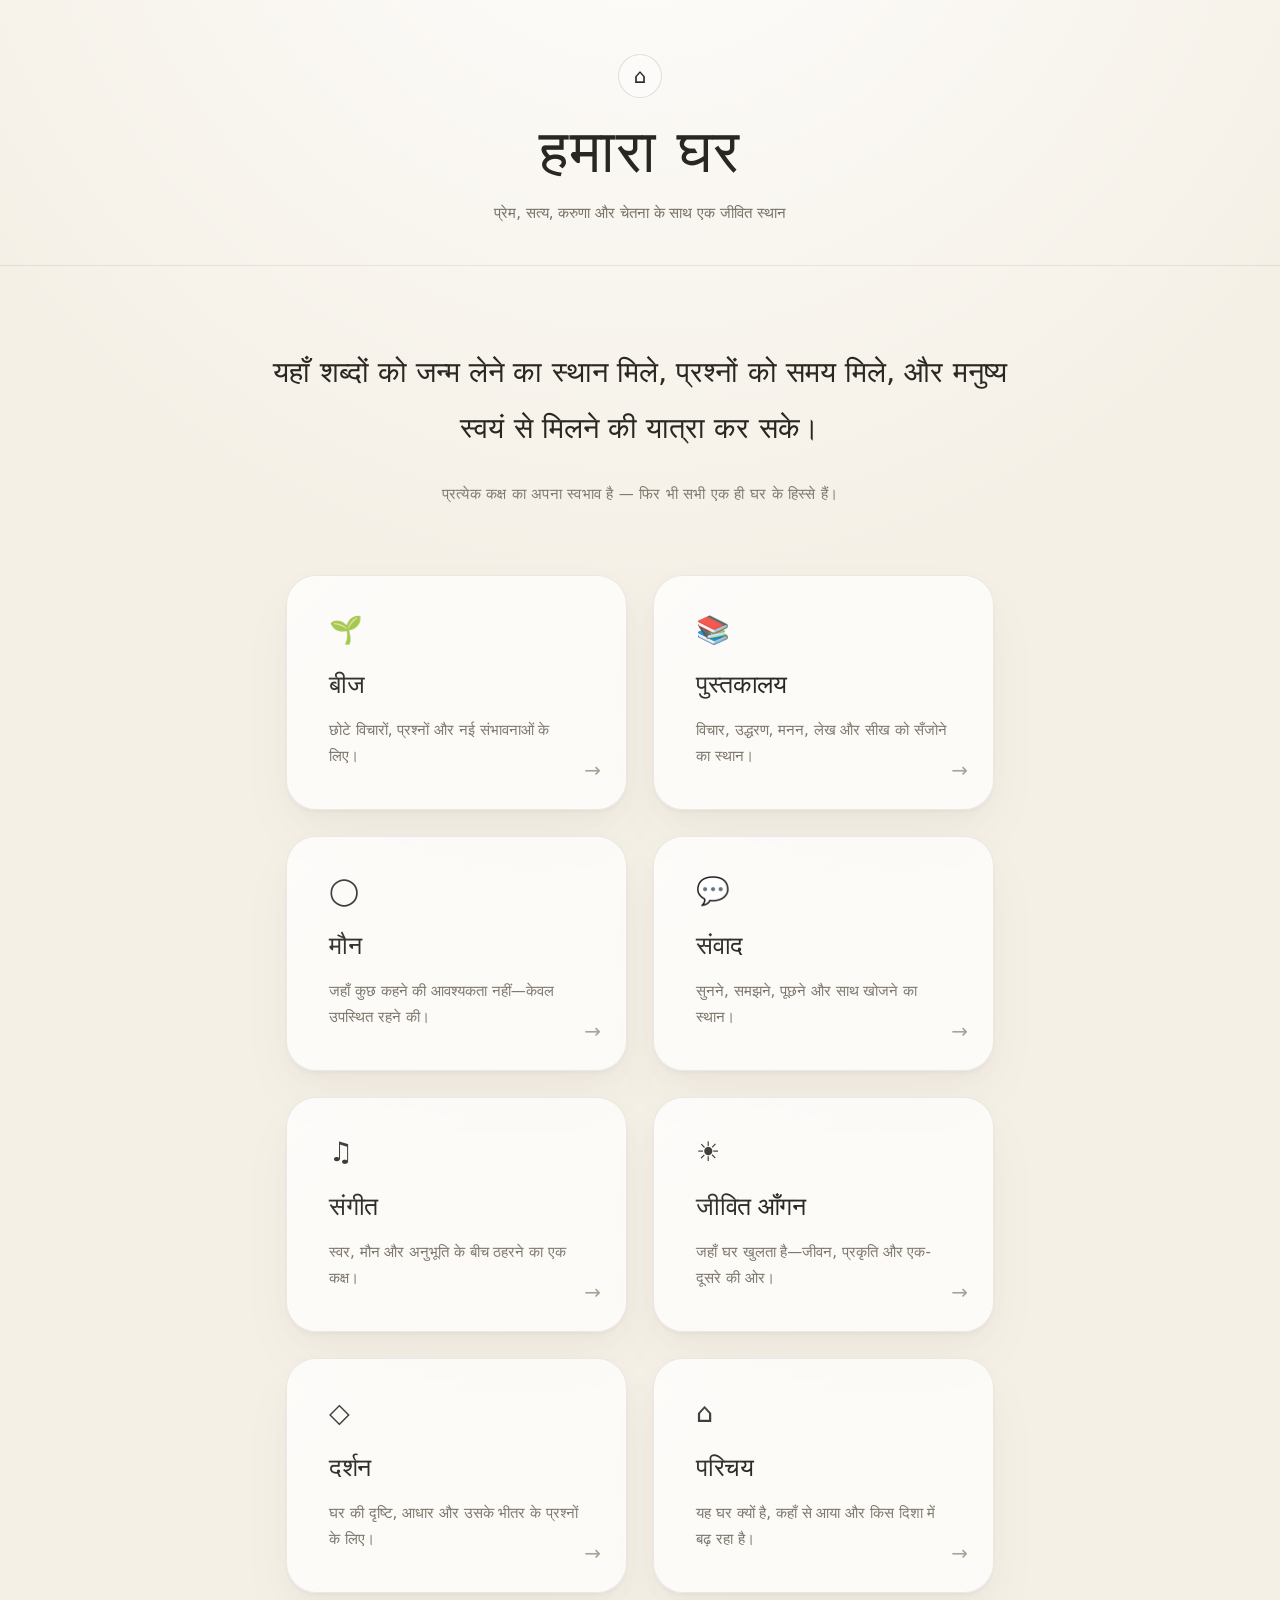
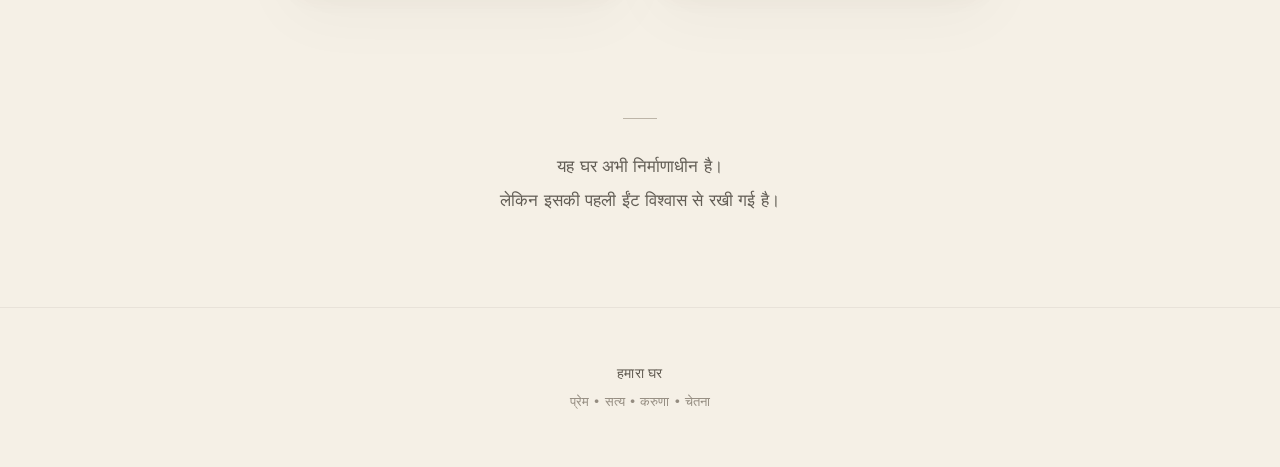
<file: index-before-icon-refine.html>
<!DOCTYPE html>
<html lang="hi">
<head>
<meta charset="UTF-8">
<meta name="viewport" content="width=device-width, initial-scale=1.0">
<meta name="theme-color" content="#f5f0e6">

<title>हमारा घर</title>

<style>
*{
  box-sizing:border-box;
}

html{
  scroll-behavior:smooth;
  -webkit-text-size-adjust:100%;
}

body{
  margin:0;
  background:
    radial-gradient(circle at 50% -10%,rgba(255,255,255,.95),transparent 34%),
    #f5f0e6;
  color:#292722;
  font-family:
    "Noto Serif Devanagari",
    "Noto Sans Devanagari",
    system-ui,
    sans-serif;
  line-height:1.7;
  -webkit-font-smoothing:antialiased;
  text-rendering:optimizeLegibility;
}

a{
  color:inherit;
  text-decoration:none;
  -webkit-tap-highlight-color:transparent;
}

.shell{
  width:min(100% - 36px,1080px);
  margin:auto;
}

/* HEADER */

header{
  padding:54px 0 38px;
  text-align:center;
  border-bottom:1px solid rgba(48,43,35,.09);
}

.mark{
  width:44px;
  height:44px;
  margin:0 auto 17px;
  display:grid;
  place-items:center;
  border:1px solid rgba(48,43,35,.14);
  border-radius:50%;
  background:rgba(255,255,255,.42);
  font-size:20px;
}

h1{
  margin:0;
  font-size:clamp(38px,7vw,60px);
  line-height:1.2;
  font-weight:500;
  letter-spacing:.02em;
}

.tagline{
  margin:14px auto 0;
  max-width:620px;
  color:#777167;
  font-size:15px;
}

/* INTRO */

.intro{
  padding:78px 0 68px;
  text-align:center;
}

.intro p{
  max-width:760px;
  margin:0 auto;
  font-size:clamp(20px,4.2vw,29px);
  line-height:1.95;
  font-weight:400;
}

.intro .small{
  display:block;
  margin-top:25px;
  color:#817a6e;
  font-size:15px;
  letter-spacing:.02em;
}

/* ROOMS */

.rooms{
  display:grid;
  grid-template-columns:repeat(2,minmax(0,1fr));
  gap:18px;
  padding-bottom:80px;
}

.room{
  position:relative;
  min-height:190px;
  padding:31px 29px;
  overflow:hidden;

  background:rgba(255,255,255,.55);
  border:1px solid rgba(67,57,44,.11);
  border-radius:25px;

  box-shadow:
    0 1px 1px rgba(30,25,18,.02),
    0 10px 35px rgba(43,36,27,.035);

  transition:
    transform .28s cubic-bezier(.2,.8,.2,1),
    box-shadow .28s ease,
    background .28s ease,
    border-color .28s ease;
}

.room:active{
  transform:scale(.985);
}

@media (hover:hover){
  .room:hover{
    transform:translateY(-4px);
    background:rgba(255,255,255,.78);
    border-color:rgba(67,57,44,.17);
    box-shadow:
      0 16px 44px rgba(43,36,27,.075);
  }
}

.icon{
  display:block;
  margin-bottom:21px;
  font-size:27px;
  line-height:1;
}

.room h2{
  margin:0 0 10px;
  font-size:25px;
  font-weight:500;
}

.room p{
  margin:0;
  color:#7c756b;
  font-size:15px;
  line-height:1.75;
}

.arrow{
  position:absolute;
  right:25px;
  bottom:22px;
  color:#aaa297;
  font-size:20px;
  transition:transform .25s ease;
}

@media (hover:hover){
  .room:hover .arrow{
    transform:translateX(3px);
  }
}

/* CLOSING */

.closing{
  padding:45px 0 90px;
  text-align:center;
}

.closing-line{
  width:34px;
  height:1px;
  margin:0 auto 30px;
  background:#bdb5a8;
}

.closing p{
  max-width:650px;
  margin:auto;
  color:#625d55;
  font-size:17px;
  line-height:2;
}

/* FOOTER */

footer{
  padding:32px 20px 42px;
  border-top:1px solid rgba(48,43,35,.08);
  text-align:center;
  color:#948c80;
  font-size:13px;
}

footer strong{
  display:block;
  margin-bottom:5px;
  color:#5f594f;
  font-size:14px;
  font-weight:500;
}

/* MOBILE */

@media(max-width:680px){

  .shell{
    width:min(100% - 30px,1080px);
  }

  header{
    padding:43px 0 31px;
  }

  .intro{
    padding:59px 4px 52px;
  }

  .rooms{
    grid-template-columns:1fr;
    gap:15px;
    padding-bottom:61px;
  }

  .room{
    min-height:166px;
    padding:27px 25px;
    border-radius:22px;
  }

  .room h2{
    font-size:23px;
  }

  .closing{
    padding:32px 10px 69px;
  }
}

@media(prefers-reduced-motion:reduce){
  html{
    scroll-behavior:auto;
  }

  *{
    transition:none !important;
  }
}
</style>

<style id="hamaara-ghar-final-refinement">
/* Hamaara Ghar — Final Premium Refinement */

html {
  scroll-behavior: smooth;
  -webkit-text-size-adjust: 100%;
}

body {
  -webkit-font-smoothing: antialiased;
  -moz-osx-font-smoothing: grayscale;
  text-rendering: optimizeLegibility;
  overscroll-behavior-y: none;
}

header {
  padding-left: 24px !important;
  padding-right: 24px !important;
}

header .symbol {
  transition: transform .35s cubic-bezier(.2,.8,.2,1),
              box-shadow .35s ease,
              background .35s ease;
}

header .symbol:hover {
  transform: translateY(-2px);
}

.welcome {
  max-width: 760px;
  margin-left: auto;
  margin-right: auto;
}

.rooms {
  max-width: 760px;
  margin-left: auto;
  margin-right: auto;
  padding-left: 26px !important;
  padding-right: 26px !important;
  gap: 26px !important;
}

.room {
  position: relative;
  overflow: hidden;
  min-height: 220px !important;
  padding: 40px 42px !important;
  border-radius: 30px !important;
  border: 1px solid rgba(54,48,39,.09) !important;
  background: rgba(255,255,255,.70) !important;
  box-shadow:
    0 1px 1px rgba(45,38,28,.03),
    0 10px 28px rgba(64,52,36,.045),
    0 28px 70px rgba(64,52,36,.035) !important;
  transform: translateZ(0);
  transition:
    transform .32s cubic-bezier(.2,.8,.2,1),
    box-shadow .32s ease,
    border-color .32s ease,
    background .32s ease !important;
  -webkit-tap-highlight-color: transparent;
}

.room::before {
  content: "";
  position: absolute;
  inset: 0;
  pointer-events: none;
  background: linear-gradient(
    135deg,
    rgba(255,255,255,.32),
    transparent 38%,
    rgba(255,255,255,.08)
  );
  opacity: .7;
}

.room:hover {
  transform: translateY(-4px);
  border-color: rgba(54,48,39,.14) !important;
  background: rgba(255,255,255,.82) !important;
  box-shadow:
    0 2px 3px rgba(45,38,28,.035),
    0 16px 36px rgba(64,52,36,.065),
    0 36px 80px rgba(64,52,36,.045) !important;
}

.room:active {
  transform: scale(.992);
  transition-duration: .08s !important;
}

.room h2,
.room h3 {
  letter-spacing: -.02em;
}

.room p {
  line-height: 1.75 !important;
}

.room a {
  -webkit-tap-highlight-color: transparent;
}

footer {
  border-top: 1px solid rgba(60,52,42,.07) !important;
  padding-top: 54px !important;
  padding-bottom: max(54px, env(safe-area-inset-bottom)) !important;
}

footer strong {
  letter-spacing: .01em;
}

@media (max-width: 600px) {
  header {
    padding-left: 22px !important;
    padding-right: 22px !important;
  }

  .welcome {
    padding-left: 28px !important;
    padding-right: 28px !important;
  }

  .rooms {
    padding-left: 26px !important;
    padding-right: 26px !important;
    gap: 24px !important;
  }

  .room {
    min-height: 205px !important;
    padding: 36px 40px !important;
    border-radius: 28px !important;
  }

  .room h2,
  .room h3 {
    line-height: 1.25 !important;
  }

  .room p {
    line-height: 1.72 !important;
  }
}

@media (prefers-reduced-motion: reduce) {
  html {
    scroll-behavior: auto;
  }

  *,
  *::before,
  *::after {
    animation-duration: .01ms !important;
    animation-iteration-count: 1 !important;
    transition-duration: .01ms !important;
  }
}
</style>


<style id="premium-compact-refine">

/* Hamaara Ghar — Premium Mobile Refinement */

html{
  scroll-behavior:smooth;
  -webkit-text-size-adjust:100%;
}

body{
  -webkit-font-smoothing:antialiased;
  text-rendering:optimizeLegibility;
}

/* smoother cards */
.room{
  transition:
    transform .28s cubic-bezier(.2,.8,.2,1),
    box-shadow .28s cubic-bezier(.2,.8,.2,1),
    border-color .28s ease;
  will-change:transform;
}

.room:active{
  transform:scale(.985);
}

/* Mobile refinement */
@media (max-width:700px){

  header{
    padding-left:22px !important;
    padding-right:22px !important;
  }

  main{
    padding-left:22px !important;
    padding-right:22px !important;
  }

  .welcome{
    padding-top:72px !important;
    padding-bottom:62px !important;
  }

  .rooms{
    gap:24px !important;
  }

  .room{
    min-height:0 !important;
    padding:42px 34px 38px !important;
    border-radius:28px !important;
    box-shadow:
      0 12px 28px rgba(65,55,38,.055),
      0 2px 5px rgba(65,55,38,.025) !important;
  }

  .room h2{
    margin-top:22px !important;
    margin-bottom:18px !important;
    line-height:1.25 !important;
  }

  .room p{
    margin-bottom:0 !important;
    line-height:1.75 !important;
  }

  footer{
    margin-top:76px !important;
    padding-top:52px !important;
    padding-bottom:56px !important;
  }
}

/* accessibility */
@media (prefers-reduced-motion:reduce){
  html{scroll-behavior:auto}
  .room{transition:none}
}

</style>


<style id="premium-compact-v2">

/* Hamaara Ghar — Compact Premium V2 */

@media (max-width:700px){

  /* Intro थोड़ा संतुलित */
  .welcome{
    padding-top:58px !important;
    padding-bottom:48px !important;
  }

  /* Cards के बीच कम लेकिन खुला अंतर */
  .rooms{
    gap:20px !important;
  }

  /* मुख्य refinement */
  .room{
    min-height:0 !important;
    padding:32px 30px 30px !important;
    border-radius:26px !important;
  }

  /* Icon */
  .room .icon,
  .room-icon{
    margin-bottom:14px !important;
  }

  /* Card title */
  .room h2{
    margin-top:14px !important;
    margin-bottom:12px !important;
    line-height:1.25 !important;
  }

  /* Description */
  .room p{
    margin-top:0 !important;
    margin-bottom:0 !important;
    line-height:1.65 !important;
  }

  /* नीचे का निर्माणाधीन भाग */
  .closing,
  .construction{
    padding-top:58px !important;
    padding-bottom:58px !important;
  }

  footer{
    margin-top:54px !important;
    padding-top:42px !important;
    padding-bottom:44px !important;
  }
}

</style>

</head>

<body>

<header>
  <div class="shell">
    <div class="mark">⌂</div>
    <h1>हमारा घर</h1>
    <p class="tagline">
      प्रेम, सत्य, करुणा और चेतना के साथ एक जीवित स्थान
    </p>
  </div>
</header>

<main class="shell">

  <section class="intro">
    <p>
      यहाँ शब्दों को जन्म लेने का स्थान मिले,
      प्रश्नों को समय मिले,
      और मनुष्य स्वयं से मिलने की यात्रा कर सके।
    </p>

    <span class="small">
      प्रत्येक कक्ष का अपना स्वभाव है — फिर भी सभी एक ही घर के हिस्से हैं।
    </span>
  </section>

  <section class="rooms">

    <a class="room" href="beej.html">
      <span class="icon">🌱</span>
      <h2>बीज</h2>
      <p>छोटे विचारों, प्रश्नों और नई संभावनाओं के लिए।</p>
      <span class="arrow">→</span>
    </a>

    <a class="room" href="library.html">
      <span class="icon">📚</span>
      <h2>पुस्तकालय</h2>
      <p>विचार, उद्धरण, मनन, लेख और सीख को सँजोने का स्थान।</p>
      <span class="arrow">→</span>
    </a>

    <a class="room" href="maun.html">
      <span class="icon">◯</span>
      <h2>मौन</h2>
      <p>जहाँ कुछ कहने की आवश्यकता नहीं—केवल उपस्थित रहने की।</p>
      <span class="arrow">→</span>
    </a>

    <a class="room" href="samvaad.html">
      <span class="icon">💬</span>
      <h2>संवाद</h2>
      <p>सुनने, समझने, पूछने और साथ खोजने का स्थान।</p>
      <span class="arrow">→</span>
    </a>

    <a class="room" href="sangeet.html">
      <span class="icon">♫</span>
      <h2>संगीत</h2>
      <p>स्वर, मौन और अनुभूति के बीच ठहरने का एक कक्ष।</p>
      <span class="arrow">→</span>
    </a>

    <a class="room" href="aangan.html">
      <span class="icon">☀</span>
      <h2>जीवित आँगन</h2>
      <p>जहाँ घर खुलता है—जीवन, प्रकृति और एक-दूसरे की ओर।</p>
      <span class="arrow">→</span>
    </a>

    <a class="room" href="darshan.html">
      <span class="icon">◇</span>
      <h2>दर्शन</h2>
      <p>घर की दृष्टि, आधार और उसके भीतर के प्रश्नों के लिए।</p>
      <span class="arrow">→</span>
    </a>

    <a class="room" href="about.html">
      <span class="icon">⌂</span>
      <h2>परिचय</h2>
      <p>यह घर क्यों है, कहाँ से आया और किस दिशा में बढ़ रहा है।</p>
      <span class="arrow">→</span>
    </a>

  </section>

  <section class="closing">
    <div class="closing-line"></div>
    <p>
      यह घर अभी निर्माणाधीन है।<br>
      लेकिन इसकी पहली ईंट विश्वास से रखी गई है।
    </p>
  </section>

</main>

<footer>
  <strong>हमारा घर</strong>
  प्रेम • सत्य • करुणा • चेतना
</footer>

</body>
</html>
</file>
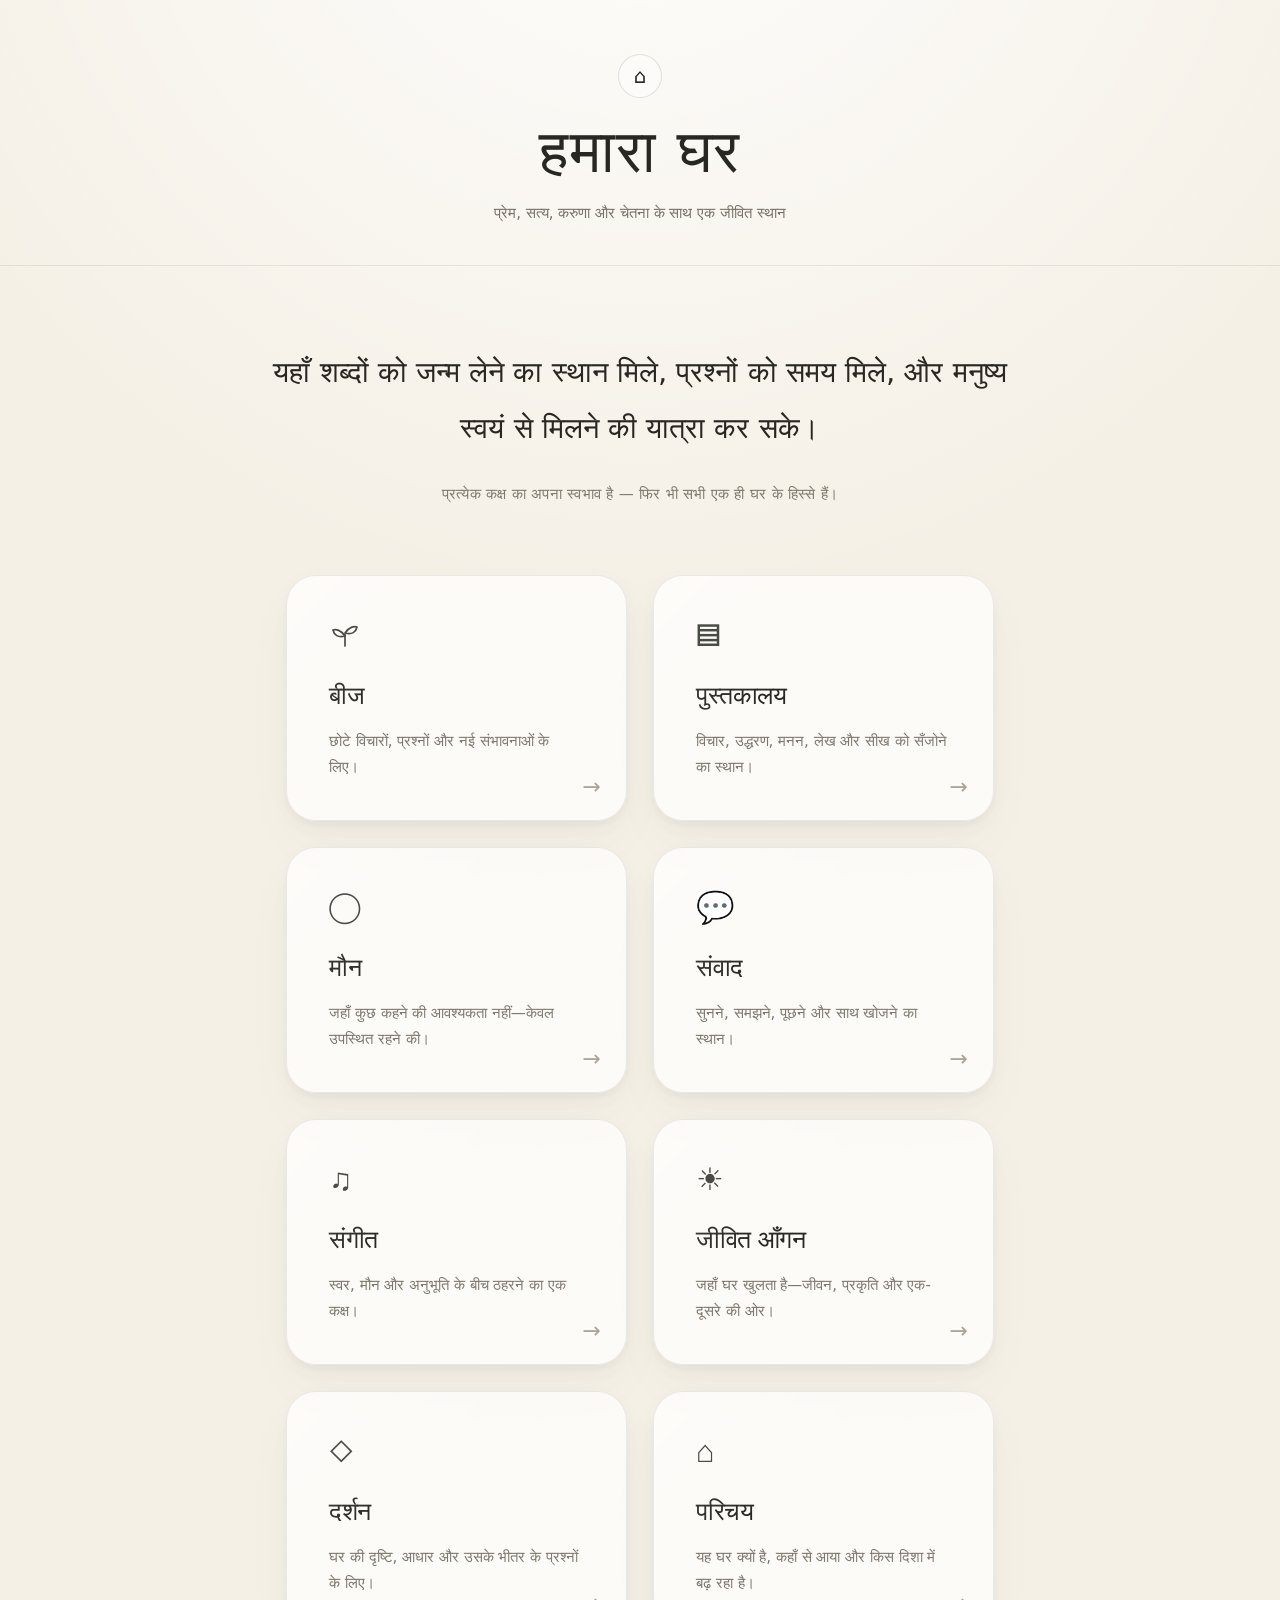
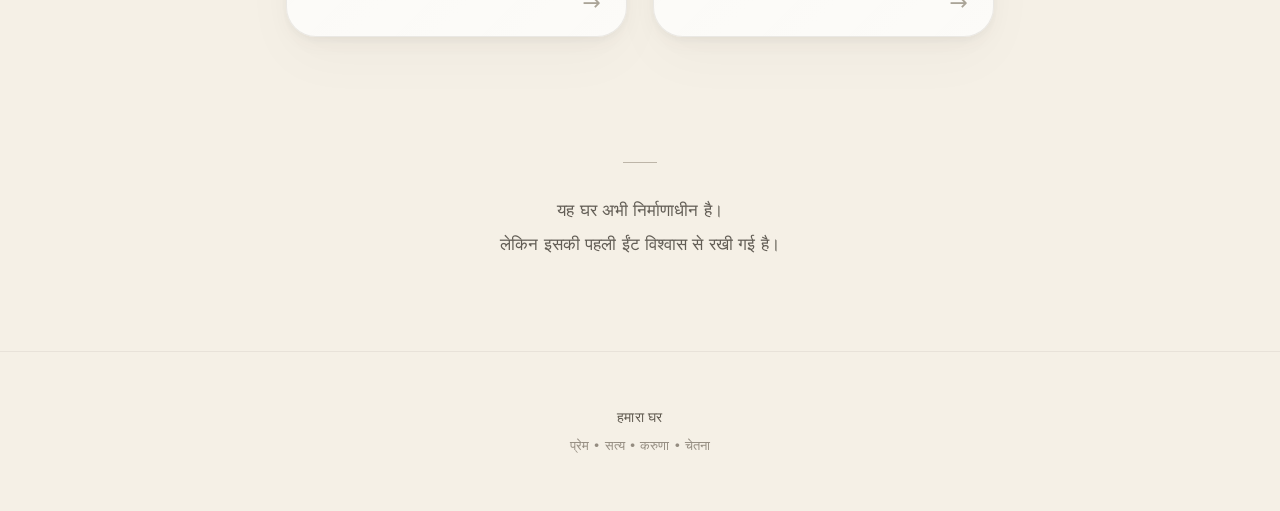
<file: index-before-premium-polish.html>
<!DOCTYPE html>
<html lang="hi">
<head>
<meta charset="UTF-8">
<meta name="viewport" content="width=device-width, initial-scale=1.0">
<meta name="theme-color" content="#f5f0e6">

<title>हमारा घर</title>

<style>
*{
  box-sizing:border-box;
}

html{
  scroll-behavior:smooth;
  -webkit-text-size-adjust:100%;
}

body{
  margin:0;
  background:
    radial-gradient(circle at 50% -10%,rgba(255,255,255,.95),transparent 34%),
    #f5f0e6;
  color:#292722;
  font-family:
    "Noto Serif Devanagari",
    "Noto Sans Devanagari",
    system-ui,
    sans-serif;
  line-height:1.7;
  -webkit-font-smoothing:antialiased;
  text-rendering:optimizeLegibility;
}

a{
  color:inherit;
  text-decoration:none;
  -webkit-tap-highlight-color:transparent;
}

.shell{
  width:min(100% - 36px,1080px);
  margin:auto;
}

/* HEADER */

header{
  padding:54px 0 38px;
  text-align:center;
  border-bottom:1px solid rgba(48,43,35,.09);
}

.mark{
  width:44px;
  height:44px;
  margin:0 auto 17px;
  display:grid;
  place-items:center;
  border:1px solid rgba(48,43,35,.14);
  border-radius:50%;
  background:rgba(255,255,255,.42);
  font-size:20px;
}

h1{
  margin:0;
  font-size:clamp(38px,7vw,60px);
  line-height:1.2;
  font-weight:500;
  letter-spacing:.02em;
}

.tagline{
  margin:14px auto 0;
  max-width:620px;
  color:#777167;
  font-size:15px;
}

/* INTRO */

.intro{
  padding:78px 0 68px;
  text-align:center;
}

.intro p{
  max-width:760px;
  margin:0 auto;
  font-size:clamp(20px,4.2vw,29px);
  line-height:1.95;
  font-weight:400;
}

.intro .small{
  display:block;
  margin-top:25px;
  color:#817a6e;
  font-size:15px;
  letter-spacing:.02em;
}

/* ROOMS */

.rooms{
  display:grid;
  grid-template-columns:repeat(2,minmax(0,1fr));
  gap:18px;
  padding-bottom:80px;
}

.room{
  position:relative;
  min-height:190px;
  padding:31px 29px;
  overflow:hidden;

  background:rgba(255,255,255,.55);
  border:1px solid rgba(67,57,44,.11);
  border-radius:25px;

  box-shadow:
    0 1px 1px rgba(30,25,18,.02),
    0 10px 35px rgba(43,36,27,.035);

  transition:
    transform .28s cubic-bezier(.2,.8,.2,1),
    box-shadow .28s ease,
    background .28s ease,
    border-color .28s ease;
}

.room:active{
  transform:scale(.985);
}

@media (hover:hover){
  .room:hover{
    transform:translateY(-4px);
    background:rgba(255,255,255,.78);
    border-color:rgba(67,57,44,.17);
    box-shadow:
      0 16px 44px rgba(43,36,27,.075);
  }
}

.icon{
  display:block;
  margin-bottom:21px;
  font-size:27px;
  line-height:1;
}

.room h2{
  margin:0 0 10px;
  font-size:25px;
  font-weight:500;
}

.room p{
  margin:0;
  color:#7c756b;
  font-size:15px;
  line-height:1.75;
}

.arrow{
  position:absolute;
  right:25px;
  bottom:22px;
  color:#aaa297;
  font-size:20px;
  transition:transform .25s ease;
}

@media (hover:hover){
  .room:hover .arrow{
    transform:translateX(3px);
  }
}

/* CLOSING */

.closing{
  padding:45px 0 90px;
  text-align:center;
}

.closing-line{
  width:34px;
  height:1px;
  margin:0 auto 30px;
  background:#bdb5a8;
}

.closing p{
  max-width:650px;
  margin:auto;
  color:#625d55;
  font-size:17px;
  line-height:2;
}

/* FOOTER */

footer{
  padding:32px 20px 42px;
  border-top:1px solid rgba(48,43,35,.08);
  text-align:center;
  color:#948c80;
  font-size:13px;
}

footer strong{
  display:block;
  margin-bottom:5px;
  color:#5f594f;
  font-size:14px;
  font-weight:500;
}

/* MOBILE */

@media(max-width:680px){

  .shell{
    width:min(100% - 30px,1080px);
  }

  header{
    padding:43px 0 31px;
  }

  .intro{
    padding:59px 4px 52px;
  }

  .rooms{
    grid-template-columns:1fr;
    gap:15px;
    padding-bottom:61px;
  }

  .room{
    min-height:166px;
    padding:27px 25px;
    border-radius:22px;
  }

  .room h2{
    font-size:23px;
  }

  .closing{
    padding:32px 10px 69px;
  }
}

@media(prefers-reduced-motion:reduce){
  html{
    scroll-behavior:auto;
  }

  *{
    transition:none !important;
  }
}
</style>

<style id="hamaara-ghar-final-refinement">
/* Hamaara Ghar — Final Premium Refinement */

html {
  scroll-behavior: smooth;
  -webkit-text-size-adjust: 100%;
}

body {
  -webkit-font-smoothing: antialiased;
  -moz-osx-font-smoothing: grayscale;
  text-rendering: optimizeLegibility;
  overscroll-behavior-y: none;
}

header {
  padding-left: 24px !important;
  padding-right: 24px !important;
}

header .symbol {
  transition: transform .35s cubic-bezier(.2,.8,.2,1),
              box-shadow .35s ease,
              background .35s ease;
}

header .symbol:hover {
  transform: translateY(-2px);
}

.welcome {
  max-width: 760px;
  margin-left: auto;
  margin-right: auto;
}

.rooms {
  max-width: 760px;
  margin-left: auto;
  margin-right: auto;
  padding-left: 26px !important;
  padding-right: 26px !important;
  gap: 26px !important;
}

.room {
  position: relative;
  overflow: hidden;
  min-height: 220px !important;
  padding: 40px 42px !important;
  border-radius: 30px !important;
  border: 1px solid rgba(54,48,39,.09) !important;
  background: rgba(255,255,255,.70) !important;
  box-shadow:
    0 1px 1px rgba(45,38,28,.03),
    0 10px 28px rgba(64,52,36,.045),
    0 28px 70px rgba(64,52,36,.035) !important;
  transform: translateZ(0);
  transition:
    transform .32s cubic-bezier(.2,.8,.2,1),
    box-shadow .32s ease,
    border-color .32s ease,
    background .32s ease !important;
  -webkit-tap-highlight-color: transparent;
}

.room::before {
  content: "";
  position: absolute;
  inset: 0;
  pointer-events: none;
  background: linear-gradient(
    135deg,
    rgba(255,255,255,.32),
    transparent 38%,
    rgba(255,255,255,.08)
  );
  opacity: .7;
}

.room:hover {
  transform: translateY(-4px);
  border-color: rgba(54,48,39,.14) !important;
  background: rgba(255,255,255,.82) !important;
  box-shadow:
    0 2px 3px rgba(45,38,28,.035),
    0 16px 36px rgba(64,52,36,.065),
    0 36px 80px rgba(64,52,36,.045) !important;
}

.room:active {
  transform: scale(.992);
  transition-duration: .08s !important;
}

.room h2,
.room h3 {
  letter-spacing: -.02em;
}

.room p {
  line-height: 1.75 !important;
}

.room a {
  -webkit-tap-highlight-color: transparent;
}

footer {
  border-top: 1px solid rgba(60,52,42,.07) !important;
  padding-top: 54px !important;
  padding-bottom: max(54px, env(safe-area-inset-bottom)) !important;
}

footer strong {
  letter-spacing: .01em;
}

@media (max-width: 600px) {
  header {
    padding-left: 22px !important;
    padding-right: 22px !important;
  }

  .welcome {
    padding-left: 28px !important;
    padding-right: 28px !important;
  }

  .rooms {
    padding-left: 26px !important;
    padding-right: 26px !important;
    gap: 24px !important;
  }

  .room {
    min-height: 205px !important;
    padding: 36px 40px !important;
    border-radius: 28px !important;
  }

  .room h2,
  .room h3 {
    line-height: 1.25 !important;
  }

  .room p {
    line-height: 1.72 !important;
  }
}

@media (prefers-reduced-motion: reduce) {
  html {
    scroll-behavior: auto;
  }

  *,
  *::before,
  *::after {
    animation-duration: .01ms !important;
    animation-iteration-count: 1 !important;
    transition-duration: .01ms !important;
  }
}
</style>


<style id="premium-compact-refine">

/* Hamaara Ghar — Premium Mobile Refinement */

html{
  scroll-behavior:smooth;
  -webkit-text-size-adjust:100%;
}

body{
  -webkit-font-smoothing:antialiased;
  text-rendering:optimizeLegibility;
}

/* smoother cards */
.room{
  transition:
    transform .28s cubic-bezier(.2,.8,.2,1),
    box-shadow .28s cubic-bezier(.2,.8,.2,1),
    border-color .28s ease;
  will-change:transform;
}

.room:active{
  transform:scale(.985);
}

/* Mobile refinement */
@media (max-width:700px){

  header{
    padding-left:22px !important;
    padding-right:22px !important;
  }

  main{
    padding-left:22px !important;
    padding-right:22px !important;
  }

  .welcome{
    padding-top:72px !important;
    padding-bottom:62px !important;
  }

  .rooms{
    gap:24px !important;
  }

  .room{
    min-height:0 !important;
    padding:42px 34px 38px !important;
    border-radius:28px !important;
    box-shadow:
      0 12px 28px rgba(65,55,38,.055),
      0 2px 5px rgba(65,55,38,.025) !important;
  }

  .room h2{
    margin-top:22px !important;
    margin-bottom:18px !important;
    line-height:1.25 !important;
  }

  .room p{
    margin-bottom:0 !important;
    line-height:1.75 !important;
  }

  footer{
    margin-top:76px !important;
    padding-top:52px !important;
    padding-bottom:56px !important;
  }
}

/* accessibility */
@media (prefers-reduced-motion:reduce){
  html{scroll-behavior:auto}
  .room{transition:none}
}

</style>


<style id="premium-compact-v2">

/* Hamaara Ghar — Compact Premium V2 */

@media (max-width:700px){

  /* Intro थोड़ा संतुलित */
  .welcome{
    padding-top:58px !important;
    padding-bottom:48px !important;
  }

  /* Cards के बीच कम लेकिन खुला अंतर */
  .rooms{
    gap:20px !important;
  }

  /* मुख्य refinement */
  .room{
    min-height:0 !important;
    padding:32px 30px 30px !important;
    border-radius:26px !important;
  }

  /* Icon */
  .room .icon,
  .room-icon{
    margin-bottom:14px !important;
  }

  /* Card title */
  .room h2{
    margin-top:14px !important;
    margin-bottom:12px !important;
    line-height:1.25 !important;
  }

  /* Description */
  .room p{
    margin-top:0 !important;
    margin-bottom:0 !important;
    line-height:1.65 !important;
  }

  /* नीचे का निर्माणाधीन भाग */
  .closing,
  .construction{
    padding-top:58px !important;
    padding-bottom:58px !important;
  }

  footer{
    margin-top:54px !important;
    padding-top:42px !important;
    padding-bottom:44px !important;
  }
}

</style>


<style id="premium-icon-refine">

/* Hamaara Ghar — Final Icon & Arrow Refinement */

.room{
  position:relative;
}

/* सभी card icons एक ही visual language में */
.room .icon,
.room-icon{
  font-family:
    -apple-system,
    BlinkMacSystemFont,
    "Segoe UI Symbol",
    "Noto Sans Symbols",
    sans-serif !important;

  font-size:31px !important;
  line-height:1 !important;
  font-weight:300 !important;
  color:#3f403b !important;

  width:38px;
  height:38px;

  display:flex;
  align-items:center;
  justify-content:flex-start;

  opacity:.94;
}

/* Arrow refinement */
.room .arrow,
.room > span:last-child{
  font-size:22px !important;
  font-weight:300 !important;
  color:#aaa497 !important;
  line-height:1 !important;

  transition:
    transform .25s cubic-bezier(.2,.8,.2,1),
    color .25s ease;
}

/* Touch feedback */
.room:active .arrow,
.room:active > span:last-child{
  transform:translateX(4px);
  color:#747168 !important;
}

/* Mobile optical alignment */
@media (max-width:700px){

  .room .icon,
  .room-icon{
    margin-bottom:15px !important;
  }

  .room h2{
    letter-spacing:-.015em;
  }

  .room p{
    letter-spacing:-.005em;
  }
}

</style>

</head>

<body>

<header>
  <div class="shell">
    <div class="mark">⌂</div>
    <h1>हमारा घर</h1>
    <p class="tagline">
      प्रेम, सत्य, करुणा और चेतना के साथ एक जीवित स्थान
    </p>
  </div>
</header>

<main class="shell">

  <section class="intro">
    <p>
      यहाँ शब्दों को जन्म लेने का स्थान मिले,
      प्रश्नों को समय मिले,
      और मनुष्य स्वयं से मिलने की यात्रा कर सके।
    </p>

    <span class="small">
      प्रत्येक कक्ष का अपना स्वभाव है — फिर भी सभी एक ही घर के हिस्से हैं।
    </span>
  </section>

  <section class="rooms">

    <a class="room" href="beej.html">
      <span class="icon"><svg viewBox="0 0 32 32" width="32" height="32" fill="none" stroke="currentColor" stroke-width="1.7" stroke-linecap="round" stroke-linejoin="round" aria-hidden="true"><path d="M16 27V15"/><path d="M16 17C12 11 7 10 4 11c1 5 5 8 12 6Z"/><path d="M16 14c4-6 9-7 12-6-1 5-5 8-12 6Z"/></svg></span>
      <h2>बीज</h2>
      <p>छोटे विचारों, प्रश्नों और नई संभावनाओं के लिए।</p>
      <span class="arrow">→</span>
    </a>

    <a class="room" href="library.html">
      <span class="icon">▤</span>
      <h2>पुस्तकालय</h2>
      <p>विचार, उद्धरण, मनन, लेख और सीख को सँजोने का स्थान।</p>
      <span class="arrow">→</span>
    </a>

    <a class="room" href="maun.html">
      <span class="icon">◯</span>
      <h2>मौन</h2>
      <p>जहाँ कुछ कहने की आवश्यकता नहीं—केवल उपस्थित रहने की।</p>
      <span class="arrow">→</span>
    </a>

    <a class="room" href="samvaad.html">
      <span class="icon">💬</span>
      <h2>संवाद</h2>
      <p>सुनने, समझने, पूछने और साथ खोजने का स्थान।</p>
      <span class="arrow">→</span>
    </a>

    <a class="room" href="sangeet.html">
      <span class="icon">♫</span>
      <h2>संगीत</h2>
      <p>स्वर, मौन और अनुभूति के बीच ठहरने का एक कक्ष।</p>
      <span class="arrow">→</span>
    </a>

    <a class="room" href="aangan.html">
      <span class="icon">☀</span>
      <h2>जीवित आँगन</h2>
      <p>जहाँ घर खुलता है—जीवन, प्रकृति और एक-दूसरे की ओर।</p>
      <span class="arrow">→</span>
    </a>

    <a class="room" href="darshan.html">
      <span class="icon">◇</span>
      <h2>दर्शन</h2>
      <p>घर की दृष्टि, आधार और उसके भीतर के प्रश्नों के लिए।</p>
      <span class="arrow">→</span>
    </a>

    <a class="room" href="about.html">
      <span class="icon">⌂</span>
      <h2>परिचय</h2>
      <p>यह घर क्यों है, कहाँ से आया और किस दिशा में बढ़ रहा है।</p>
      <span class="arrow">→</span>
    </a>

  </section>

  <section class="closing">
    <div class="closing-line"></div>
    <p>
      यह घर अभी निर्माणाधीन है।<br>
      लेकिन इसकी पहली ईंट विश्वास से रखी गई है।
    </p>
  </section>

</main>

<footer>
  <strong>हमारा घर</strong>
  प्रेम • सत्य • करुणा • चेतना
</footer>

</body>
</html>
</file>
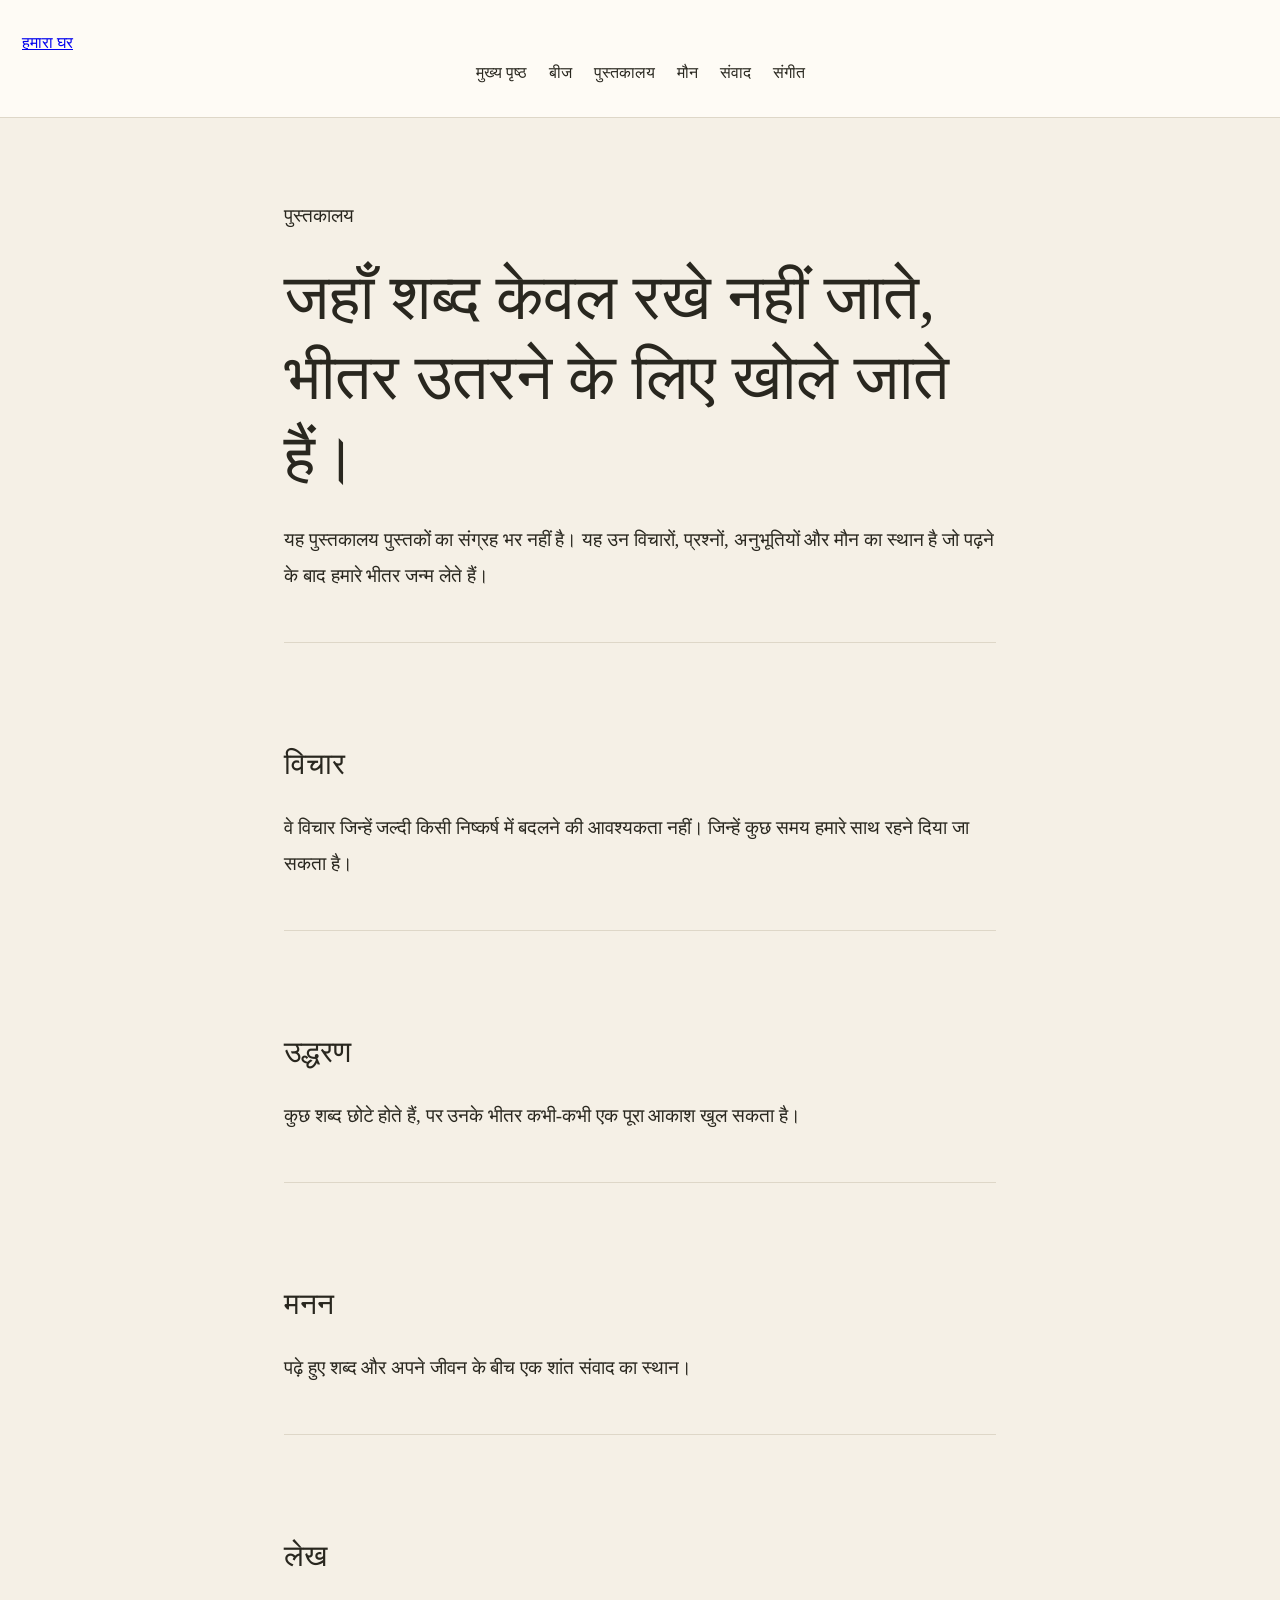
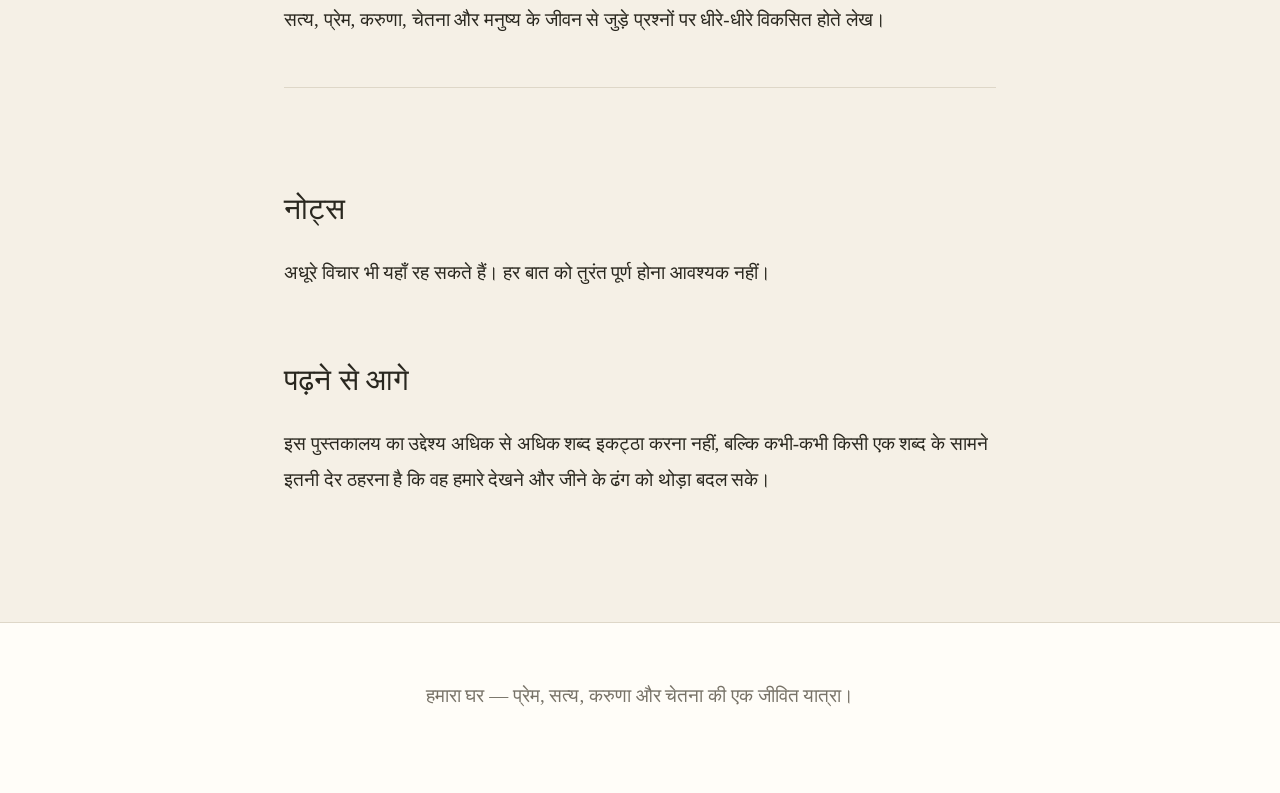
<file: library.html>
<!DOCTYPE html>
<html lang="hi">
<head>
  <meta charset="UTF-8">
  <meta name="viewport" content="width=device-width, initial-scale=1.0">

  <title>पुस्तकालय — हमारा घर</title>

  <link rel="stylesheet" href="style.css">
</head>

<body>

<header class="site-header">
  <div class="brand">
    <a href="index.html">हमारा घर</a>
  </div>

  <nav>
    <a href="index.html">मुख्य पृष्ठ</a>
    <a href="beej.html">बीज</a>
    <a href="library.html">पुस्तकालय</a>
    <a href="maun.html">मौन</a>
    <a href="samvaad.html">संवाद</a>
    <a href="sangeet.html">संगीत</a>
  </nav>
</header>


<main>

  <section class="hero">

    <p class="eyebrow">पुस्तकालय</p>

    <h1>जहाँ शब्द केवल रखे नहीं जाते,<br>
    भीतर उतरने के लिए खोले जाते हैं।</h1>

    <p>
      यह पुस्तकालय पुस्तकों का संग्रह भर नहीं है।
      यह उन विचारों, प्रश्नों, अनुभूतियों और मौन का स्थान है
      जो पढ़ने के बाद हमारे भीतर जन्म लेते हैं।
    </p>

  </section>


  <section class="library-space">

    <article class="room">
      <h2>विचार</h2>
      <p>
        वे विचार जिन्हें जल्दी किसी निष्कर्ष में बदलने की आवश्यकता नहीं।
        जिन्हें कुछ समय हमारे साथ रहने दिया जा सकता है।
      </p>
    </article>


    <article class="room">
      <h2>उद्धरण</h2>
      <p>
        कुछ शब्द छोटे होते हैं,
        पर उनके भीतर कभी-कभी एक पूरा आकाश खुल सकता है।
      </p>
    </article>


    <article class="room">
      <h2>मनन</h2>
      <p>
        पढ़े हुए शब्द और अपने जीवन के बीच
        एक शांत संवाद का स्थान।
      </p>
    </article>


    <article class="room">
      <h2>लेख</h2>
      <p>
        सत्य, प्रेम, करुणा, चेतना और मनुष्य के जीवन से जुड़े
        प्रश्नों पर धीरे-धीरे विकसित होते लेख।
      </p>
    </article>


    <article class="room">
      <h2>नोट्स</h2>
      <p>
        अधूरे विचार भी यहाँ रह सकते हैं।
        हर बात को तुरंत पूर्ण होना आवश्यक नहीं।
      </p>
    </article>

  </section>


  <section class="quiet-note">

    <h2>पढ़ने से आगे</h2>

    <p>
      इस पुस्तकालय का उद्देश्य अधिक से अधिक शब्द इकट्ठा करना नहीं,
      बल्कि कभी-कभी किसी एक शब्द के सामने इतनी देर ठहरना है
      कि वह हमारे देखने और जीने के ढंग को थोड़ा बदल सके।
    </p>

  </section>

</main>


<footer>
  <p>हमारा घर — प्रेम, सत्य, करुणा और चेतना की एक जीवित यात्रा।</p>
</footer>

</body>
</html>
</file>
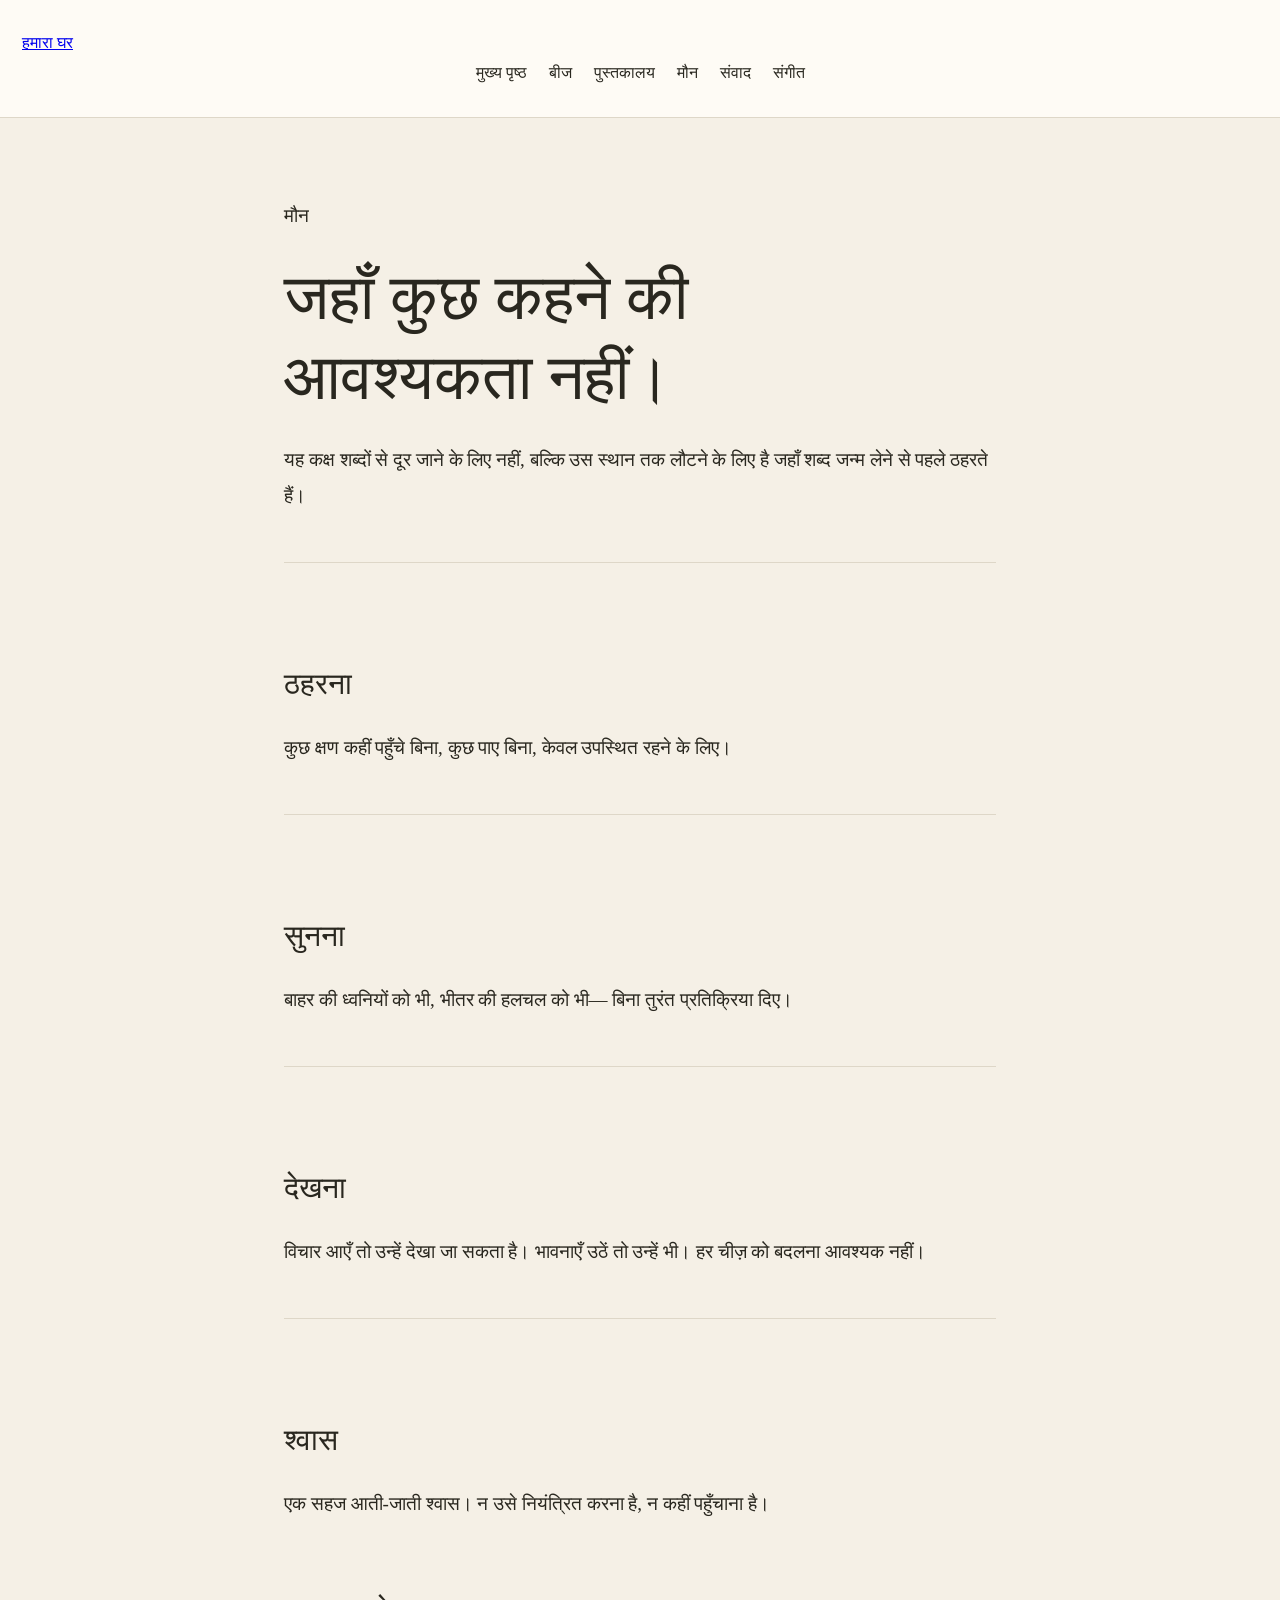
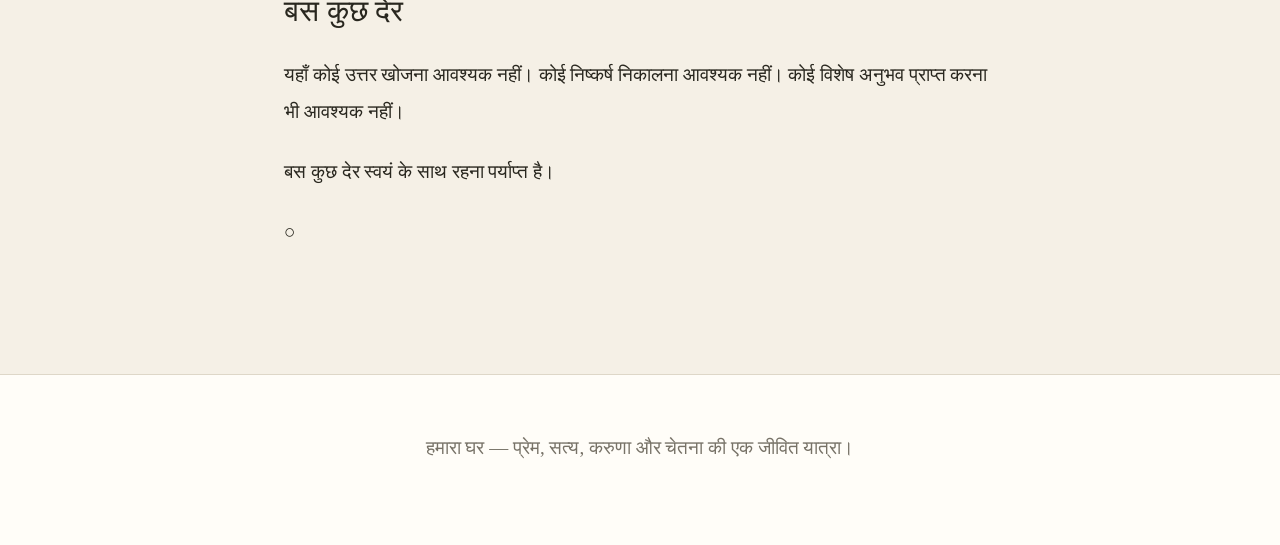
<file: maun.html>
<!DOCTYPE html>
<html lang="hi">
<head>
  <meta charset="UTF-8">
  <meta name="viewport" content="width=device-width, initial-scale=1.0">

  <title>मौन — हमारा घर</title>

  <link rel="stylesheet" href="style.css">
</head>

<body>

<header class="site-header">
  <div class="brand">
    <a href="index.html">हमारा घर</a>
  </div>

  <nav>
    <a href="index.html">मुख्य पृष्ठ</a>
    <a href="beej.html">बीज</a>
    <a href="library.html">पुस्तकालय</a>
    <a href="maun.html">मौन</a>
    <a href="samvaad.html">संवाद</a>
    <a href="sangeet.html">संगीत</a>
  </nav>
</header>


<main>

  <section class="hero">

    <p class="eyebrow">मौन</p>

    <h1>
      जहाँ कुछ कहने की<br>
      आवश्यकता नहीं।
    </h1>

    <p>
      यह कक्ष शब्दों से दूर जाने के लिए नहीं,
      बल्कि उस स्थान तक लौटने के लिए है
      जहाँ शब्द जन्म लेने से पहले ठहरते हैं।
    </p>

  </section>


  <section class="quiet-space">

    <article class="room">
      <h2>ठहरना</h2>
      <p>
        कुछ क्षण कहीं पहुँचे बिना,
        कुछ पाए बिना,
        केवल उपस्थित रहने के लिए।
      </p>
    </article>


    <article class="room">
      <h2>सुनना</h2>
      <p>
        बाहर की ध्वनियों को भी,
        भीतर की हलचल को भी—
        बिना तुरंत प्रतिक्रिया दिए।
      </p>
    </article>


    <article class="room">
      <h2>देखना</h2>
      <p>
        विचार आएँ तो उन्हें देखा जा सकता है।
        भावनाएँ उठें तो उन्हें भी।
        हर चीज़ को बदलना आवश्यक नहीं।
      </p>
    </article>


    <article class="room">
      <h2>श्वास</h2>
      <p>
        एक सहज आती-जाती श्वास।
        न उसे नियंत्रित करना है,
        न कहीं पहुँचाना है।
      </p>
    </article>

  </section>


  <section class="quiet-note">

    <h2>बस कुछ देर</h2>

    <p>
      यहाँ कोई उत्तर खोजना आवश्यक नहीं।
      कोई निष्कर्ष निकालना आवश्यक नहीं।
      कोई विशेष अनुभव प्राप्त करना भी आवश्यक नहीं।
    </p>

    <p>
      बस कुछ देर स्वयं के साथ रहना पर्याप्त है।
    </p>

  </section>


  <section class="silence">

    <p>○</p>

  </section>

</main>


<footer>
  <p>हमारा घर — प्रेम, सत्य, करुणा और चेतना की एक जीवित यात्रा।</p>
</footer>

</body>
</html>
</file>
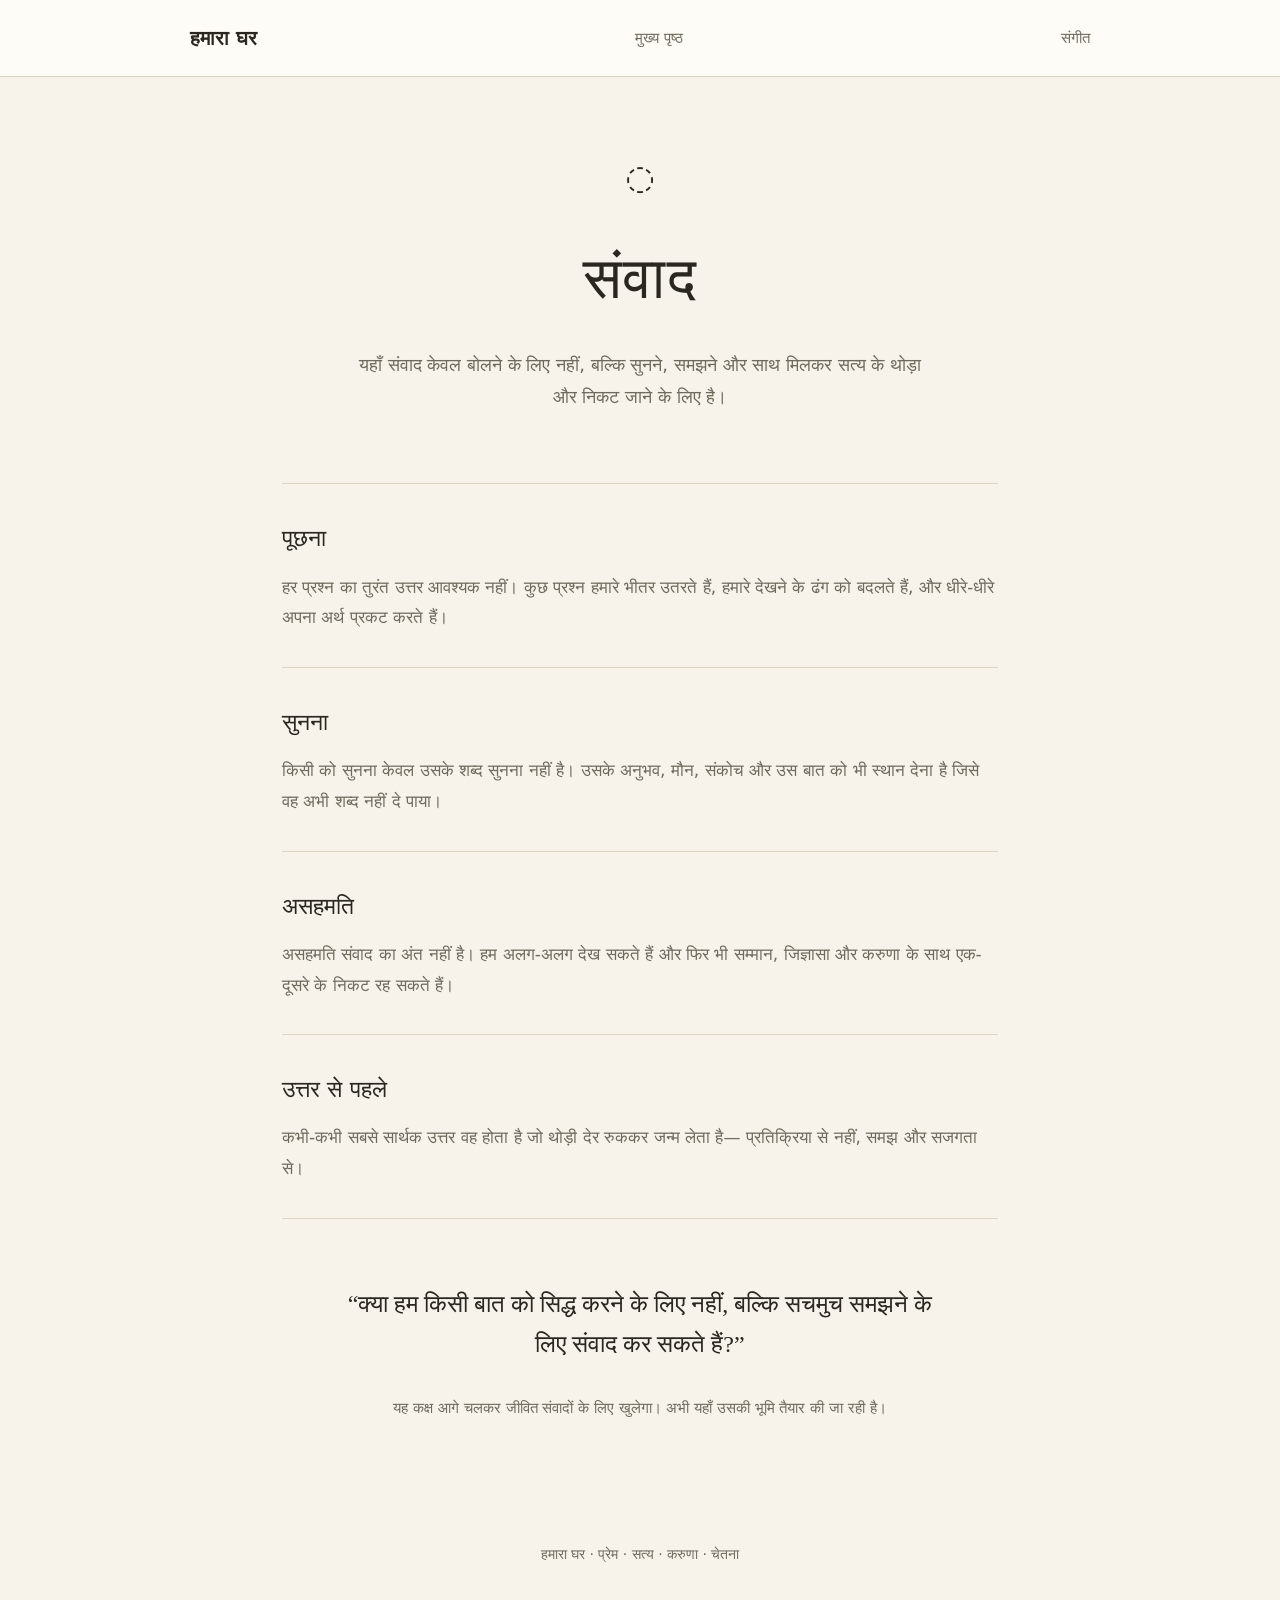
<file: samvaad.html>
<!DOCTYPE html>
<html lang="hi">
<head>
  <meta charset="UTF-8">
  <meta name="viewport" content="width=device-width, initial-scale=1.0">

  <title>संवाद कक्ष — हमारा घर</title>

  <style>
    :root {
      --bg: #f7f3ea;
      --paper: #fffdf8;
      --text: #292720;
      --soft: #6f6a5e;
      --line: #ddd4c3;
      --accent: #8a6f45;
    }

    * {
      box-sizing: border-box;
    }

    body {
      margin: 0;
      background: var(--bg);
      color: var(--text);
      font-family:
        "Noto Sans Devanagari",
        "Mangal",
        system-ui,
        sans-serif;
      line-height: 1.8;
    }

    header {
      padding: 20px 18px;
      border-bottom: 1px solid var(--line);
      background: rgba(255, 253, 248, 0.92);
    }

    .topbar {
      max-width: 900px;
      margin: auto;
      display: flex;
      align-items: center;
      justify-content: space-between;
      gap: 16px;
    }

    .brand {
      font-size: 20px;
      font-weight: 600;
      text-decoration: none;
      color: var(--text);
    }

    .home-link {
      color: var(--soft);
      text-decoration: none;
      font-size: 15px;
    }

    main {
      max-width: 760px;
      margin: auto;
      padding: 70px 22px 90px;
    }

    .intro {
      text-align: center;
      margin-bottom: 70px;
    }

    .symbol {
      font-size: 34px;
      margin-bottom: 18px;
    }

    h1 {
      margin: 0 0 18px;
      font-size: clamp(34px, 8vw, 58px);
      font-weight: 500;
      letter-spacing: 0.02em;
    }

    .intro p {
      max-width: 570px;
      margin: auto;
      color: var(--soft);
      font-size: 18px;
    }

    .room {
      padding: 34px 0;
      border-top: 1px solid var(--line);
    }

    .room:last-of-type {
      border-bottom: 1px solid var(--line);
    }

    h2 {
      margin: 0 0 12px;
      font-size: 23px;
      font-weight: 500;
    }

    .room p {
      margin: 0;
      color: var(--soft);
      font-size: 17px;
    }

    .question {
      margin: 65px auto 20px;
      max-width: 600px;
      text-align: center;
      font-family: Georgia, serif;
      font-size: 24px;
      line-height: 1.7;
    }

    .note {
      margin: 30px auto 0;
      max-width: 570px;
      text-align: center;
      color: var(--soft);
      font-size: 15px;
    }

    footer {
      text-align: center;
      padding: 30px 20px 45px;
      color: var(--soft);
      font-size: 14px;
    }

    @media (max-width: 600px) {
      main {
        padding-top: 55px;
      }

      .intro {
        margin-bottom: 55px;
      }

      .room {
        padding: 28px 0;
      }
    }
  </style>
</head>

<body>

<header>
  <div class="topbar">
    <a class="brand" href="index.html">हमारा घर</a>
    <a class="home-link" href="index.html">मुख्य पृष्ठ</a>
      <a class="home-link" href="sangeet.html">संगीत</a>
  </div>
</header>

<main>

  <section class="intro">
    <div class="symbol">◌</div>

    <h1>संवाद</h1>

    <p>
      यहाँ संवाद केवल बोलने के लिए नहीं,
      बल्कि सुनने, समझने और साथ मिलकर
      सत्य के थोड़ा और निकट जाने के लिए है।
    </p>
  </section>


  <section class="room">
    <h2>पूछना</h2>

    <p>
      हर प्रश्न का तुरंत उत्तर आवश्यक नहीं।
      कुछ प्रश्न हमारे भीतर उतरते हैं,
      हमारे देखने के ढंग को बदलते हैं,
      और धीरे-धीरे अपना अर्थ प्रकट करते हैं।
    </p>
  </section>


  <section class="room">
    <h2>सुनना</h2>

    <p>
      किसी को सुनना केवल उसके शब्द सुनना नहीं है।
      उसके अनुभव, मौन, संकोच और उस बात को भी
      स्थान देना है जिसे वह अभी शब्द नहीं दे पाया।
    </p>
  </section>


  <section class="room">
    <h2>असहमति</h2>

    <p>
      असहमति संवाद का अंत नहीं है।
      हम अलग-अलग देख सकते हैं और फिर भी
      सम्मान, जिज्ञासा और करुणा के साथ
      एक-दूसरे के निकट रह सकते हैं।
    </p>
  </section>


  <section class="room">
    <h2>उत्तर से पहले</h2>

    <p>
      कभी-कभी सबसे सार्थक उत्तर वह होता है
      जो थोड़ी देर रुककर जन्म लेता है—
      प्रतिक्रिया से नहीं,
      समझ और सजगता से।
    </p>
  </section>


  <div class="question">
    “क्या हम किसी बात को सिद्ध करने के लिए नहीं,
    बल्कि सचमुच समझने के लिए संवाद कर सकते हैं?”
  </div>

  <p class="note">
    यह कक्ष आगे चलकर जीवित संवादों के लिए खुलेगा।
    अभी यहाँ उसकी भूमि तैयार की जा रही है।
  </p>

</main>


<footer>
  हमारा घर · प्रेम · सत्य · करुणा · चेतना
</footer>

</body>
</html>
</file>
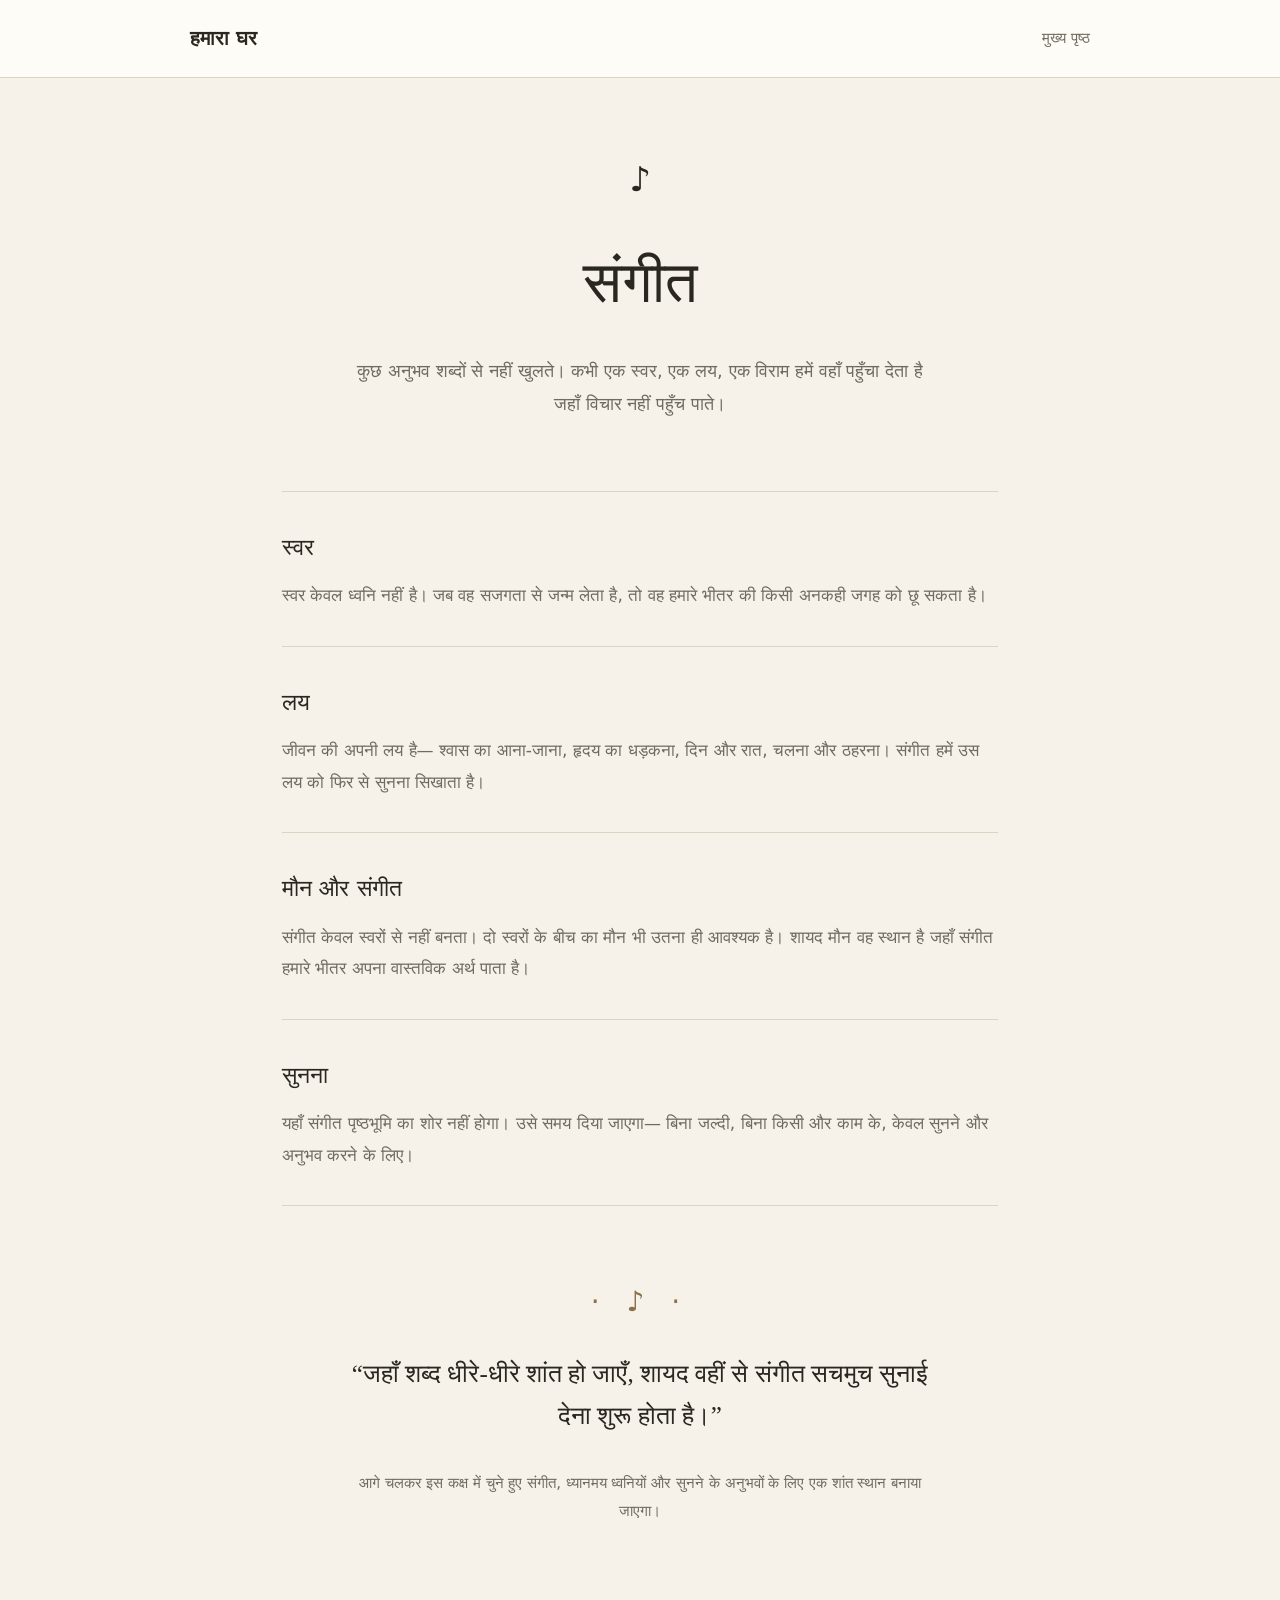
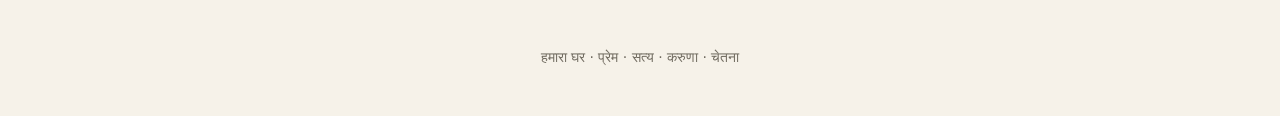
<file: sangeet.html>
<!DOCTYPE html>
<html lang="hi">
<head>
  <meta charset="UTF-8">
  <meta name="viewport" content="width=device-width, initial-scale=1.0">

  <title>संगीत कक्ष — हमारा घर</title>

  <style>
    :root {
      --bg: #f6f2e9;
      --paper: #fffdf8;
      --text: #292720;
      --soft: #706b60;
      --line: #ddd4c4;
      --accent: #8b7048;
    }

    * {
      box-sizing: border-box;
    }

    body {
      margin: 0;
      background: var(--bg);
      color: var(--text);
      font-family:
        "Noto Sans Devanagari",
        "Mangal",
        system-ui,
        sans-serif;
      line-height: 1.85;
    }

    header {
      padding: 20px 18px;
      border-bottom: 1px solid var(--line);
      background: rgba(255, 253, 248, 0.92);
    }

    .topbar {
      max-width: 900px;
      margin: auto;
      display: flex;
      justify-content: space-between;
      align-items: center;
      gap: 16px;
    }

    .brand {
      color: var(--text);
      text-decoration: none;
      font-size: 20px;
      font-weight: 600;
    }

    .home-link {
      color: var(--soft);
      text-decoration: none;
      font-size: 15px;
    }

    main {
      max-width: 760px;
      margin: auto;
      padding: 70px 22px 90px;
    }

    .intro {
      text-align: center;
      margin-bottom: 70px;
    }

    .symbol {
      font-size: 34px;
      margin-bottom: 18px;
    }

    h1 {
      margin: 0 0 18px;
      font-size: clamp(34px, 8vw, 58px);
      font-weight: 500;
    }

    .intro p {
      max-width: 590px;
      margin: auto;
      color: var(--soft);
      font-size: 18px;
    }

    .room {
      padding: 34px 0;
      border-top: 1px solid var(--line);
    }

    .room:last-of-type {
      border-bottom: 1px solid var(--line);
    }

    h2 {
      margin: 0 0 12px;
      font-size: 23px;
      font-weight: 500;
    }

    .room p {
      margin: 0;
      color: var(--soft);
      font-size: 17px;
    }

    .center-piece {
      max-width: 610px;
      margin: 70px auto 0;
      text-align: center;
    }

    .wave {
      font-size: 28px;
      letter-spacing: 9px;
      color: var(--accent);
      margin-bottom: 25px;
    }

    .thought {
      font-family: Georgia, serif;
      font-size: 25px;
      line-height: 1.7;
      margin: 0;
    }

    .note {
      max-width: 570px;
      margin: 32px auto 0;
      text-align: center;
      color: var(--soft);
      font-size: 15px;
    }

    footer {
      padding: 30px 20px 45px;
      text-align: center;
      color: var(--soft);
      font-size: 14px;
    }

    @media (max-width: 600px) {
      main {
        padding-top: 55px;
      }

      .intro {
        margin-bottom: 55px;
      }

      .room {
        padding: 28px 0;
      }

      .thought {
        font-size: 22px;
      }
    }
  </style>
</head>

<body>

<header>
  <div class="topbar">
    <a class="brand" href="index.html">हमारा घर</a>
    <a class="home-link" href="index.html">मुख्य पृष्ठ</a>
  </div>
</header>

<main>

  <section class="intro">

    <div class="symbol">♪</div>

    <h1>संगीत</h1>

    <p>
      कुछ अनुभव शब्दों से नहीं खुलते।
      कभी एक स्वर, एक लय, एक विराम
      हमें वहाँ पहुँचा देता है जहाँ विचार नहीं पहुँच पाते।
    </p>

  </section>


  <section class="room">

    <h2>स्वर</h2>

    <p>
      स्वर केवल ध्वनि नहीं है।
      जब वह सजगता से जन्म लेता है,
      तो वह हमारे भीतर की किसी अनकही जगह को छू सकता है।
    </p>

  </section>


  <section class="room">

    <h2>लय</h2>

    <p>
      जीवन की अपनी लय है—
      श्वास का आना-जाना, हृदय का धड़कना,
      दिन और रात, चलना और ठहरना।
      संगीत हमें उस लय को फिर से सुनना सिखाता है।
    </p>

  </section>


  <section class="room">

    <h2>मौन और संगीत</h2>

    <p>
      संगीत केवल स्वरों से नहीं बनता।
      दो स्वरों के बीच का मौन भी उतना ही आवश्यक है।
      शायद मौन वह स्थान है जहाँ संगीत
      हमारे भीतर अपना वास्तविक अर्थ पाता है।
    </p>

  </section>


  <section class="room">

    <h2>सुनना</h2>

    <p>
      यहाँ संगीत पृष्ठभूमि का शोर नहीं होगा।
      उसे समय दिया जाएगा—
      बिना जल्दी, बिना किसी और काम के,
      केवल सुनने और अनुभव करने के लिए।
    </p>

  </section>


  <div class="center-piece">

    <div class="wave">· ♪ ·</div>

    <p class="thought">
      “जहाँ शब्द धीरे-धीरे शांत हो जाएँ,
      शायद वहीं से संगीत सचमुच सुनाई देना शुरू होता है।”
    </p>

  </div>


  <p class="note">
    आगे चलकर इस कक्ष में चुने हुए संगीत,
    ध्यानमय ध्वनियों और सुनने के अनुभवों के लिए
    एक शांत स्थान बनाया जाएगा।
  </p>

</main>


<footer>
  हमारा घर · प्रेम · सत्य · करुणा · चेतना
</footer>

</body>
</html>
</file>
<file: style.css>
:root{
  --bg:#f5f0e6;
  --paper:#fffdf8;
  --text:#29271f;
  --soft:#777267;
  --line:#ded7c8;
  --accent:#776746;
}

*{
  box-sizing:border-box;
}

html{
  scroll-behavior:smooth;
}

body{
  margin:0;
  background:var(--bg);
  color:var(--text);
  font-family:"Noto Serif Devanagari","Nirmala UI",serif;
  line-height:1.9;
}

header{
  padding:28px 22px;
  border-bottom:1px solid var(--line);
  background:rgba(255,253,248,.88);
}

nav{
  max-width:900px;
  margin:auto;
  display:flex;
  flex-wrap:wrap;
  justify-content:center;
  gap:12px 22px;
}

nav a{
  color:var(--text);
  text-decoration:none;
  font-size:16px;
}

nav a:hover{
  color:var(--accent);
}

main{
  max-width:760px;
  margin:auto;
  padding:80px 24px 100px;
}

h1{
  margin:0 0 24px;
  font-size:clamp(38px,8vw,64px);
  line-height:1.25;
  font-weight:500;
}

h2{
  margin:60px 0 18px;
  font-size:30px;
  font-weight:500;
}

h3{
  font-size:23px;
  font-weight:500;
}

p{
  font-size:19px;
  margin:0 0 24px;
}

.intro{
  font-size:23px;
  color:#4d493f;
}

.room{
  margin:48px 0;
  padding-top:32px;
  border-top:1px solid var(--line);
}

.note{
  color:var(--soft);
}

footer{
  border-top:1px solid var(--line);
  padding:55px 25px;
  text-align:center;
  color:var(--soft);
  background:var(--paper);
}

@media(max-width:600px){
  header{
    padding:20px 14px;
  }

  nav{
    gap:8px 15px;
  }

  nav a{
    font-size:14px;
  }

  main{
    padding:55px 22px 75px;
  }

  p{
    font-size:18px;
  }

  .intro{
    font-size:21px;
  }
}
</file>
